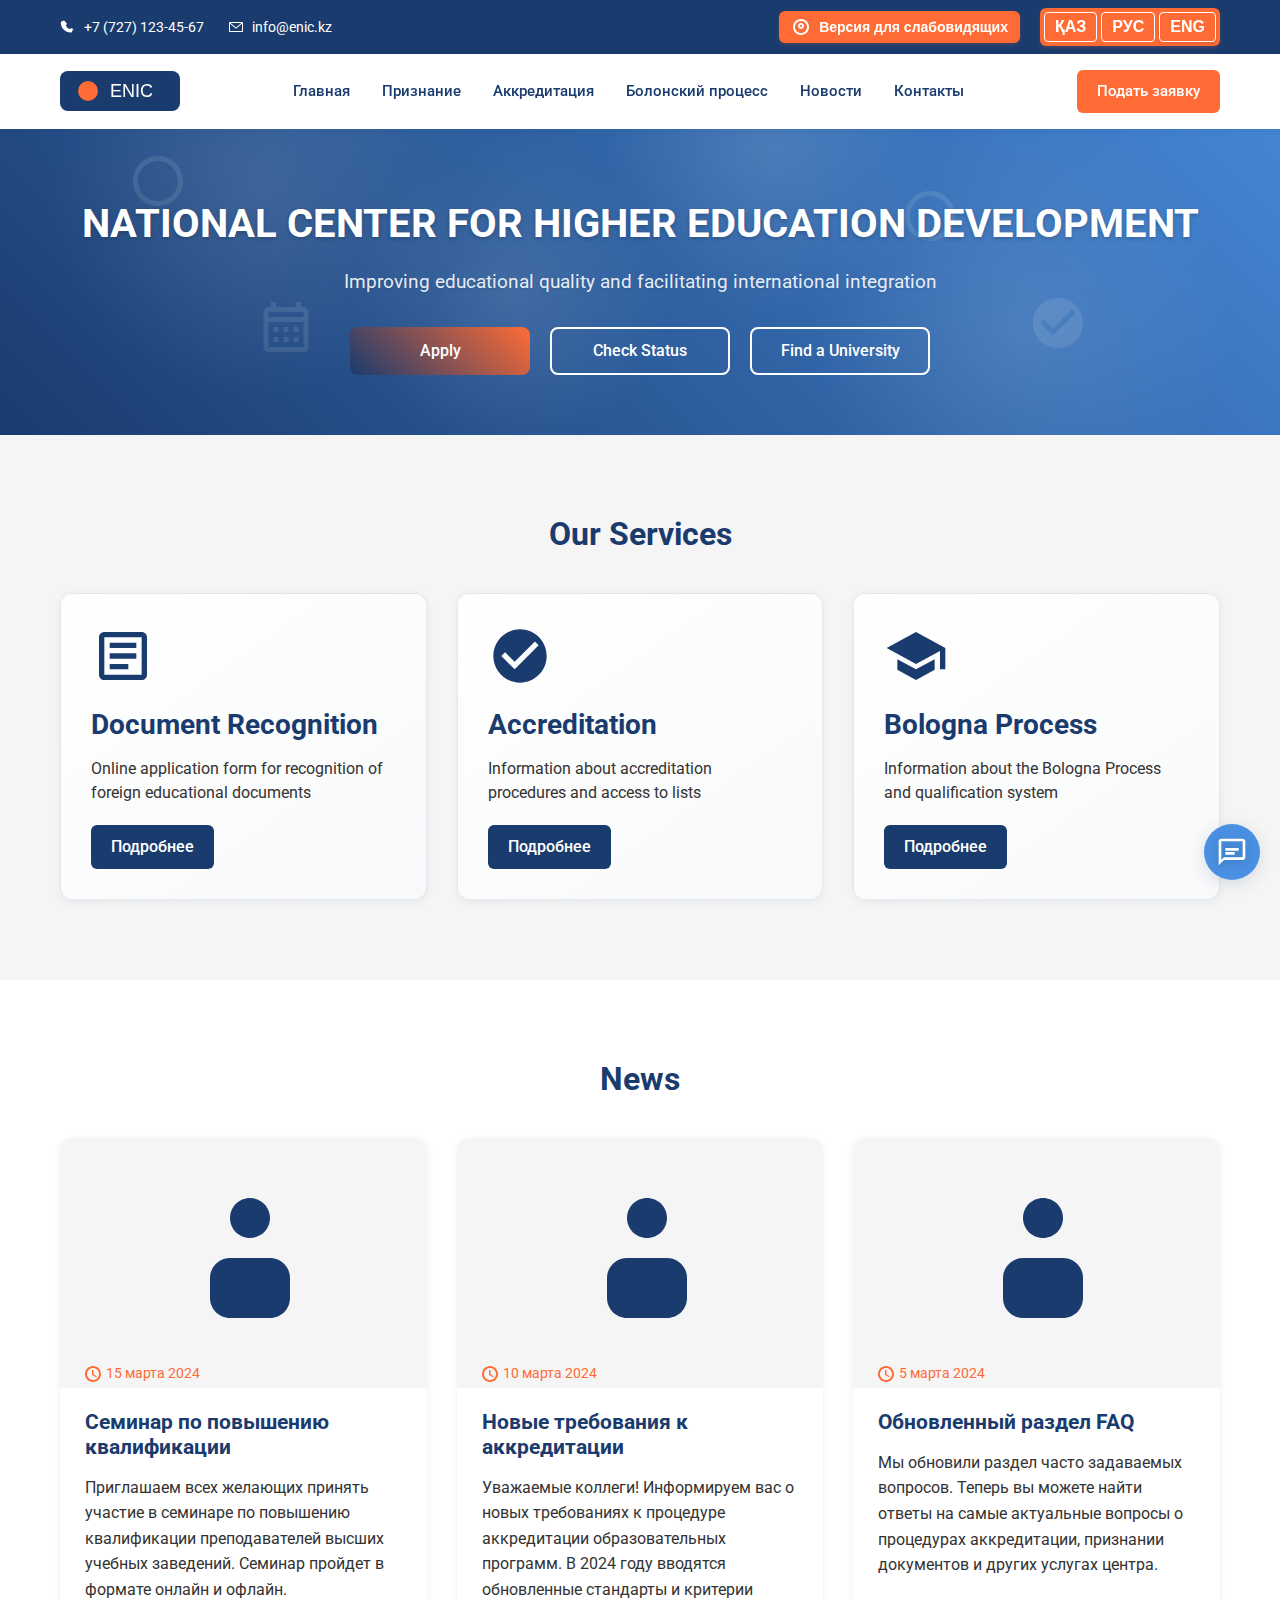
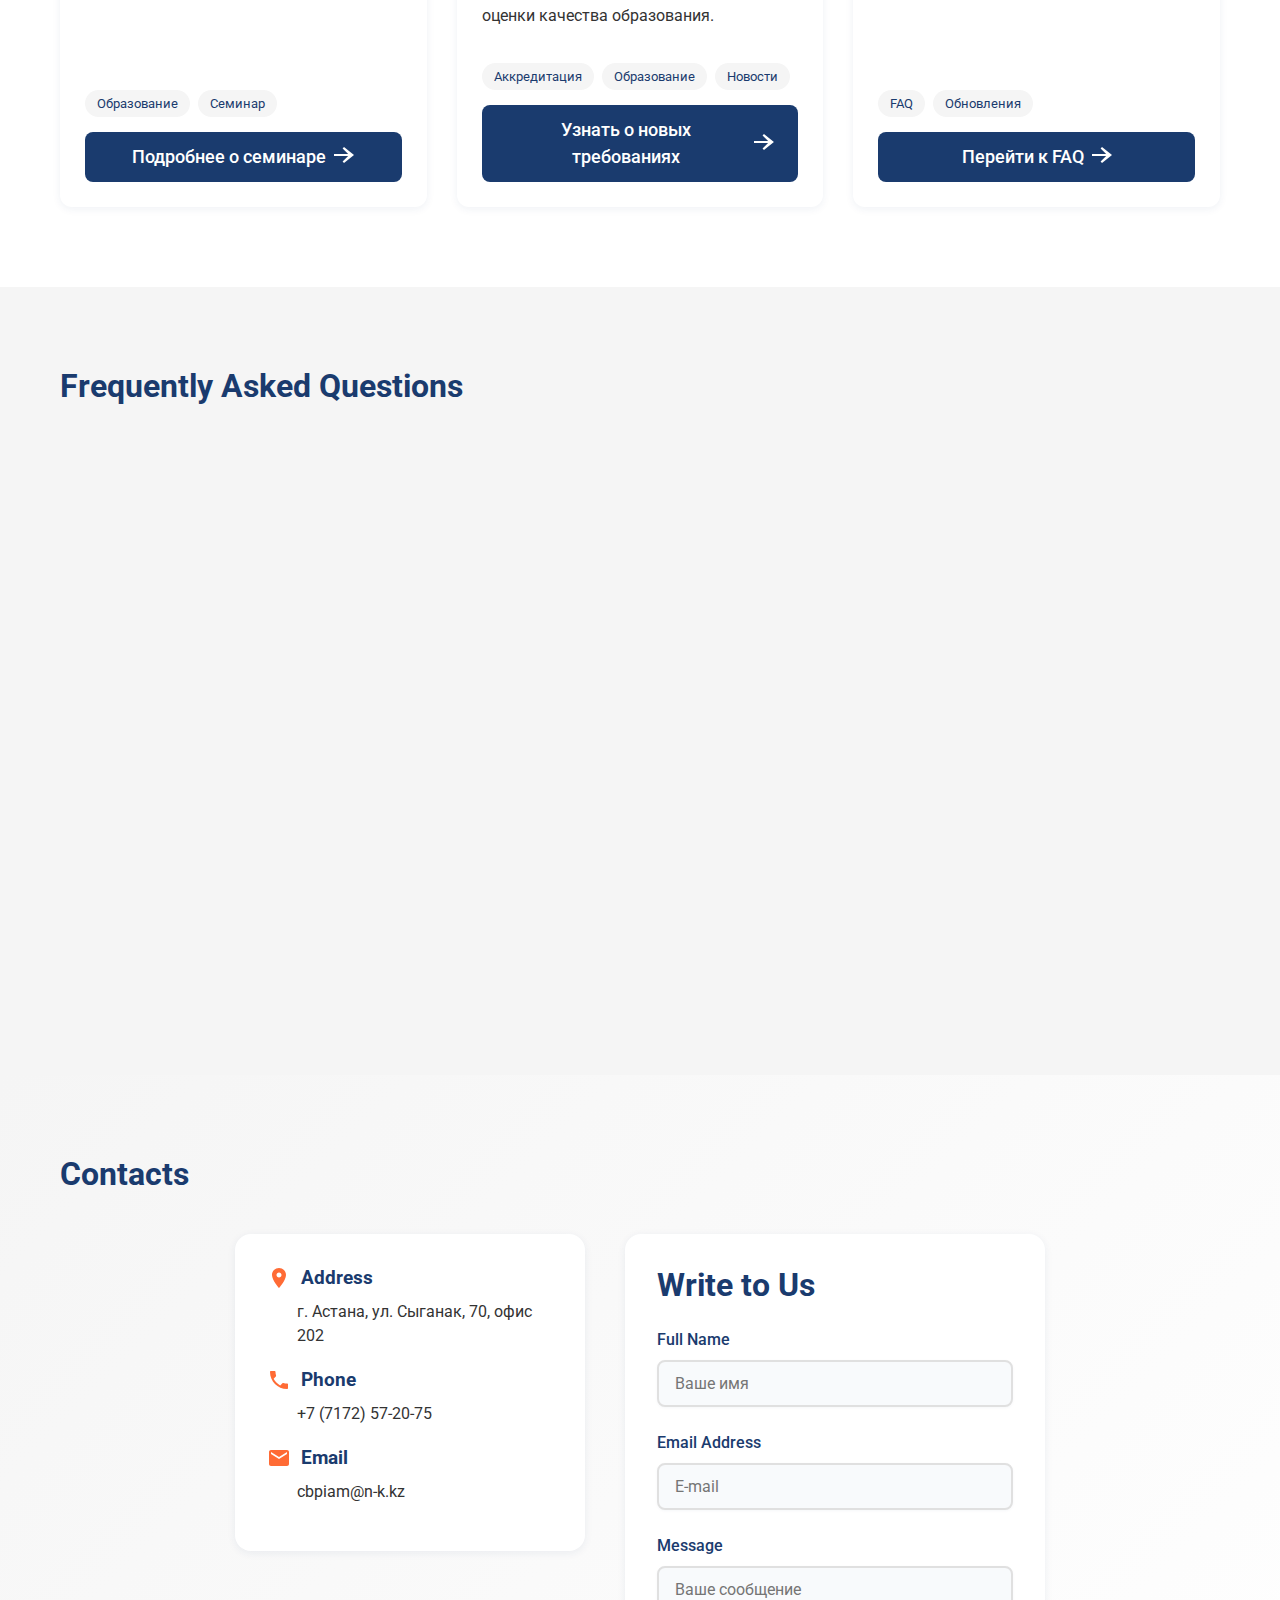
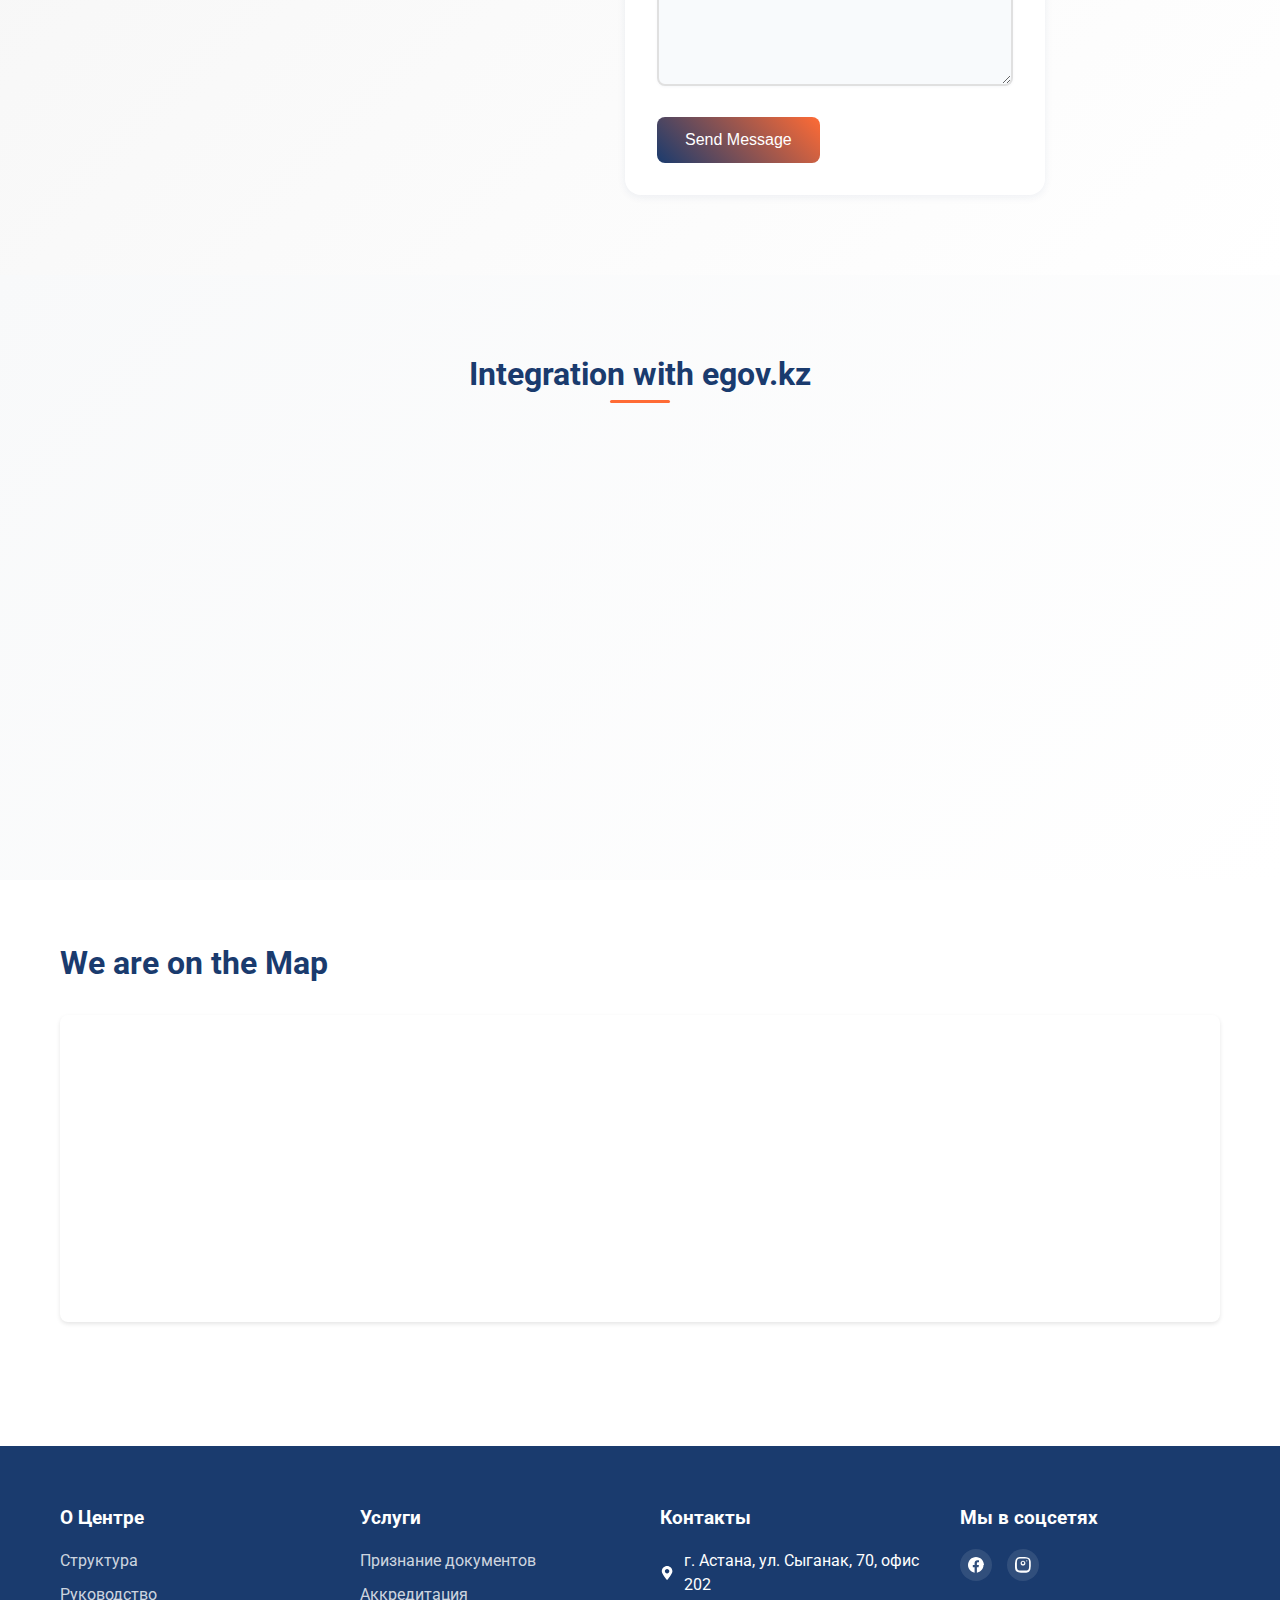
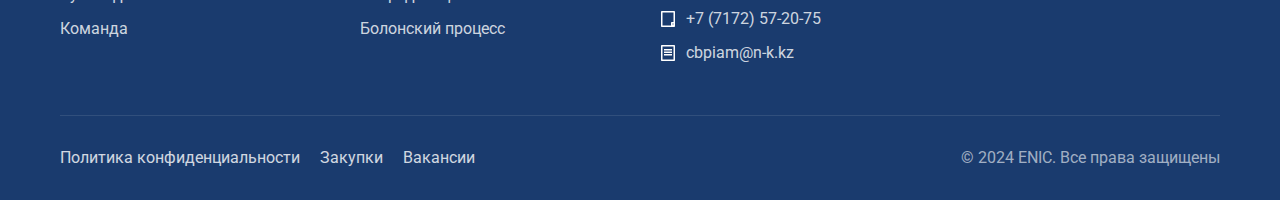
<file: index.html>
<!DOCTYPE html>
<html lang="kk">
<head>
    <meta charset="UTF-8">
    <meta name="viewport" content="width=device-width, initial-scale=1.0">
    <title data-translate="page_title">ENIC - Ұлттық орталық</title>
    <link rel="stylesheet" href="css/style.css">
    <link rel="stylesheet" href="css/form-styles.css">
    <link rel="stylesheet" href="css/animations.css">
    <link rel="stylesheet" href="css/mobile.css">
    <link rel="stylesheet" href="css/header.css">
    <link rel="stylesheet" href="css/mobile-nav.css">
    <link rel="stylesheet" href="css/chat.css">

    <link href="https://fonts.googleapis.com/css?family=Roboto:400,500,700&display=swap" rel="stylesheet">
    <style>
:root {
    --color-primary: #1A3B6E;
    --color-secondary: #FF6B35;
    --color-accent: #4A90E2;
    --color-background: #FFFFFF;
    --color-background-light: #F5F5F5;
    --color-text: #333333;
    --color-gray: #F5F5F5;
    --container-width: 1200px;
    --container-padding: 20px;
    --font-size-base: 16px;
    --line-height-base: 1.5;
    --transition-base: all 0.3s ease;
    --shadow-base: 0 2px 8px rgba(26,59,110,0.07);
    --shadow-hover: 0 4px 12px rgba(26,59,110,0.12);
}

* {
    margin: 0;
    padding: 0;
    box-sizing: border-box;
}

body {
    font-family: 'Roboto', Arial, sans-serif;
    font-size: var(--font-size-base);
    line-height: var(--line-height-base);
    color: var(--color-text);
    background: var(--color-background);
}

.container {
    max-width: var(--container-width);
    margin: 0 auto;
    padding: 0 var(--container-padding);
}

/* Баннер */
.hero {
    background-color: var(--color-primary);
    color: #fff;
    padding: 120px 0 60px;
    text-align: center;
    position: relative;
    overflow: hidden;
}

.hero::before {
    content: '';
    position: absolute;
    top: 0;
    left: 0;
    right: 0;
    bottom: 0;
    background: linear-gradient(45deg, rgba(26,59,110,0.9), rgba(74,144,226,0.9));
    z-index: 1;
}

/* Добавляем плавающие элементы */
.hero::after {
    content: '';
    position: absolute;
    top: 0;
    left: 0;
    right: 0;
    bottom: 0;
    background-image: 
        radial-gradient(circle at 20% 30%, rgba(255,255,255,0.1) 0%, transparent 20%),
        radial-gradient(circle at 80% 70%, rgba(255,255,255,0.1) 0%, transparent 20%),
        radial-gradient(circle at 40% 60%, rgba(255,255,255,0.1) 0%, transparent 20%),
        radial-gradient(circle at 60% 20%, rgba(255,255,255,0.1) 0%, transparent 20%);
    animation: floatBackground 15s ease-in-out infinite;
    z-index: 1;
}

.hero .container {
    position: relative;
    z-index: 2;
}

.hero h1 {
    font-size: 2.5rem;
    margin-bottom: 20px;
    font-weight: 700;
    color: #fff;
    text-shadow: 0 2px 4px rgba(0,0,0,0.2);
}

.hero p {
    font-size: 1.2rem;
    margin-bottom: 30px;
    color: rgba(255,255,255,0.9);
    max-width: 800px;
    margin-left: auto;
    margin-right: auto;
    text-shadow: 0 1px 2px rgba(0,0,0,0.1);
}

.hero__buttons {
    display: flex;
    gap: 20px;
    justify-content: center;
    flex-wrap: wrap;
    align-items: stretch;
}

.hero__buttons .btn {
    min-width: 180px;
    height: 48px;
    text-align: center;
    display: inline-flex;
    align-items: center;
    justify-content: center;
    padding: 0 24px;
    margin: 0;
}

.hero__buttons .btn-primary {
    background-color: var(--color-secondary);
    color: #fff;
    border: none;
}

.hero__buttons .btn-outline {
    border: 2px solid #fff;
    color: #fff;
    background: transparent;
}

@keyframes floatBackground {
    0% {
        background-position: 0% 0%;
    }
    50% {
        background-position: 100% 100%;
    }
    100% {
        background-position: 0% 0%;
    }
}

/* Добавляем плавающие иконки */
.floating-icon {
    position: absolute;
    z-index: 1;
    opacity: 0.1;
    animation: floatIcon 10s ease-in-out infinite;
}

.floating-icon:nth-child(1) {
    top: 20%;
    left: 10%;
    animation-delay: 0s;
}

.floating-icon:nth-child(2) {
    top: 60%;
    right: 15%;
    animation-delay: -2s;
}

.floating-icon:nth-child(3) {
    bottom: 20%;
    left: 20%;
    animation-delay: -4s;
}

.floating-icon:nth-child(4) {
    top: 30%;
    right: 25%;
    animation-delay: -6s;
}

@keyframes floatIcon {
    0% {
        transform: translate(0, 0) rotate(0deg);
    }
    50% {
        transform: translate(20px, 20px) rotate(180deg);
    }
    100% {
        transform: translate(0, 0) rotate(360deg);
    }
}

/* Улучшенные стили для кнопок */
.btn {
    display: inline-block;
    padding: 12px 24px;
    border-radius: 8px;
    text-decoration: none;
    font-weight: 500;
    transition: var(--transition-base);
    font-size: 1rem;
    position: relative;
    overflow: hidden;
    background: var(--color-primary);
    color: #fff;
    border: none;
}

.btn::after {
    content: '';
    position: absolute;
    top: 50%;
    left: 50%;
    width: 0;
    height: 0;
    background: rgba(255,255,255,0.2);
    border-radius: 50%;
    transform: translate(-50%, -50%);
    transition: width 0.6s ease, height 0.6s ease;
}

.btn:hover::after {
    width: 300px;
    height: 300px;
}

.btn:hover {
    background: var(--color-secondary);
    transform: translateY(-2px);
    box-shadow: var(--shadow-hover);
}

.btn-outline {
    background: transparent;
    border: 2px solid var(--color-primary);
    color: var(--color-primary);
}

.btn-outline:hover {
    background: var(--color-primary);
    color: #fff;
}

/* Сервисы */
.services {
    padding: 80px 0;
    background: var(--color-background-light);
}

.services__grid {
    display: grid;
    grid-template-columns: repeat(auto-fit, minmax(280px, 1fr));
    gap: 30px;
    margin-top: 40px;
}

/* Улучшенные стили для карточек сервисов */
.service-card {
    background: #fff;
    border-radius: 12px;
    padding: 30px;
    box-shadow: var(--shadow-base);
    transition: all 0.4s cubic-bezier(0.4, 0, 0.2, 1);
    position: relative;
    overflow: hidden;
    display: flex;
    flex-direction: column;
    height: 100%;
    border: 1px solid rgba(26, 59, 110, 0.1);
    background: linear-gradient(145deg, #ffffff, #f8f9fa);
}

.service-card::before {
    content: '';
    position: absolute;
    top: 0;
    left: 0;
    width: 100%;
    height: 100%;
    background: linear-gradient(45deg, var(--color-primary), var(--color-secondary));
    opacity: 0;
    transition: opacity 0.4s ease;
    z-index: 0;
}

.service-card:hover::before {
    opacity: 0.05;
}

.service-card:hover {
    transform: translateY(-10px) scale(1.02);
    box-shadow: 0 20px 40px rgba(26, 59, 110, 0.15);
}

.service-icon {
    width: 64px;
    height: 64px;
    margin-bottom: 20px;
    color: var(--color-primary);
    transition: all 0.4s ease;
}

.service-card:hover .service-icon {
    transform: scale(1.1) rotate(5deg);
    color: var(--color-secondary);
}

.service-card h3 {
    position: relative;
    z-index: 1;
    transition: all 0.3s ease;
    color: var(--color-primary);
    margin-bottom: 15px;
}

.service-card:hover h3 {
    color: var(--color-secondary);
}

.service-card p {
    position: relative;
    z-index: 1;
    transition: all 0.3s ease;
    margin-bottom: 20px;
    flex-grow: 1;
}

.service-card .btn {
    position: relative;
    z-index: 1;
    transition: all 0.3s ease;
    background: var(--color-primary);
    color: #fff;
    border: none;
    padding: 10px 20px;
    border-radius: 6px;
    text-decoration: none;
    display: inline-block;
    margin-top: auto;
    align-self: flex-start;
}

.service-card:hover .btn {
    background: var(--color-secondary);
    transform: translateY(-2px);
    box-shadow: var(--shadow-hover);
}

@keyframes fadeInUp {
    from {
        opacity: 0;
        transform: translateY(30px);
    }
    to {
        opacity: 1;
        transform: translateY(0);
    }
}

.service-card {
    animation: fadeInUp 0.6s ease-out forwards;
    opacity: 0;
}

.service-card:nth-child(1) { animation-delay: 0.2s; }
.service-card:nth-child(2) { animation-delay: 0.4s; }
.service-card:nth-child(3) { animation-delay: 0.6s; }

/* Новости */
.news {
    padding: 80px 0;
}

.news__grid {
    display: grid;
    grid-template-columns: repeat(auto-fit, minmax(300px, 1fr));
    gap: 30px;
    margin-top: 40px;
}

/* Улучшенные стили для карточек новостей */
.news-card {
    background: #fff;
    border-radius: 12px;
    overflow: hidden;
    box-shadow: var(--shadow-base);
    transition: all 0.4s cubic-bezier(0.4, 0, 0.2, 1);
    position: relative;
    display: flex;
    flex-direction: column;
}

.news-card:hover {
    transform: translateY(-8px) scale(1.02);
    box-shadow: var(--shadow-hover);
}

.news-card__image {
    width: 100%;
    height: 200px;
    object-fit: cover;
    transition: transform 0.4s ease;
}

.news-card:hover .news-card__image {
    transform: scale(1.05);
}

.news-card__content {
    padding: 25px;
    position: relative;
    display: flex;
    flex-direction: column;
    flex-grow: 1;
}

.news-card__date {
    color: var(--color-secondary);
    font-size: 0.9rem;
    margin-bottom: 10px;
    display: flex;
    align-items: center;
    gap: 5px;
}

.news-card__tags {
    display: flex;
    gap: 8px;
    margin: 15px 0;
    flex-wrap: wrap;
}

.news-card__tag {
    background: var(--color-background-light);
    color: var(--color-primary);
    padding: 4px 12px;
    border-radius: 20px;
    font-size: 0.8rem;
    transition: all 0.3s ease;
}

.news-card__tag:hover {
    background: var(--color-primary);
    color: #fff;
}

.news-card__content h3 {
    color: var(--color-primary);
    margin: 15px 0 15px;
    font-size: 1.3rem;
    transition: var(--transition-base);
}

.news-card__read-more {
    color: #fff;
    text-decoration: none;
    font-weight: 500;
    display: inline-flex;
    align-items: center;
    justify-content: center;
    gap: 8px;
    transition: all 0.3s ease;
    background: var(--color-primary);
    padding: 12px 24px;
    border-radius: 8px;
    margin-top: auto;
    width: 100%;
    text-align: center;
    font-size: 1.1rem;
}

.news-card__read-more:hover {
    background: var(--color-secondary);
    transform: translateY(-2px);
    box-shadow: var(--shadow-hover);
}

.news-card__read-more svg {
    transition: transform 0.3s ease;
}

.news-card__read-more:hover svg {
    transform: translateX(5px);
}

.news-card__content p {
    color: var(--color-text);
    line-height: 1.6;
    margin-bottom: 20px;
    flex-grow: 1;
}

@keyframes slideIn {
    from {
        opacity: 0;
        transform: translateX(-20px);
    }
    to {
        opacity: 1;
        transform: translateX(0);
    }
}

.news-card {
    animation: slideIn 0.5s ease-out forwards;
}

.news-card:nth-child(2) {
    animation-delay: 0.2s;
}

.news-card:nth-child(3) {
    animation-delay: 0.4s;
}

/* FAQ */
.faq {
    padding: 80px 0;
    background: var(--color-background-light);
    position: relative;
    overflow: hidden;
}

.faq::before {
    content: '';
    position: absolute;
    top: 0;
    left: 0;
    right: 0;
    height: 4px;
}

.faq-list {
    max-width: 800px;
    margin: 40px auto 0;
    position: relative;
}

.faq-item {
    background: #fff;
    border-radius: 12px;
    padding: 25px;
    margin-bottom: 20px;
    box-shadow: var(--shadow-base);
    transition: all 0.3s cubic-bezier(0.4, 0, 0.2, 1);
    cursor: pointer;
    position: relative;
    overflow: hidden;
    transform-origin: center;
    animation: slideInRight 0.5s ease-out forwards;
    opacity: 0;
}

.faq-item:nth-child(1) { animation-delay: 0.1s; }
.faq-item:nth-child(2) { animation-delay: 0.2s; }
.faq-item:nth-child(3) { animation-delay: 0.3s; }

.faq-item::before {
    content: '';
    position: absolute;
    left: 0;
    top: 0;
    height: 100%;
    width: 4px;
    background: var(--color-primary);
    transform: scaleY(0);
    transition: transform 0.3s ease;
}

.faq-item:hover {
    transform: translateX(10px) scale(1.02);
    box-shadow: var(--shadow-hover);
}

.faq-item:hover::before {
    transform: scaleY(1);
}

.faq-item h4 {
    color: var(--color-primary);
    margin-bottom: 15px;
    font-size: 1.2rem;
    display: flex;
    align-items: center;
    gap: 10px;
    transition: color 0.3s ease;
}

.faq-item h4::before {
    content: 'Q:';
    color: var(--color-secondary);
    font-weight: bold;
    font-size: 1.1rem;
}

.faq-item p {
    color: var(--color-text);
    line-height: 1.6;
    margin-left: 25px;
    position: relative;
    transition: all 0.3s ease;
}

.faq-item p::before {
    content: 'A:';
    position: absolute;
    left: -25px;
    color: var(--color-secondary);
    font-weight: bold;
}

.faq-item:hover h4 {
    color: var(--color-secondary);
}

.faq-more {
    text-align: center;
    margin-top: 40px;
    animation: fadeIn 0.5s ease-out forwards;
    animation-delay: 0.5s;
    opacity: 0;
}

.faq-more a {
    display: inline-flex;
    align-items: center;
    gap: 10px;
    color: var(--color-primary);
    text-decoration: none;
    font-weight: 500;
    padding: 12px 24px;
    border: 2px solid var(--color-primary);
    border-radius: 8px;
    transition: all 0.3s ease;
}

.faq-more a:hover {
    background: var(--color-primary);
    color: #fff;
    transform: translateY(-2px);
    box-shadow: var(--shadow-hover);
}

.faq-more a svg {
    transition: transform 0.3s ease;
}

.faq-more a:hover svg {
    transform: translateX(5px);
}

@keyframes slideInRight {
    from {
        opacity: 0;
        transform: translateX(-30px);
    }
    to {
        opacity: 1;
        transform: translateX(0);
    }
}

@keyframes fadeIn {
    from {
        opacity: 0;
        transform: translateY(20px);
    }
    to {
        opacity: 1;
        transform: translateY(0);
    }
}

/* Контакты */
.contacts {
    padding: 80px 0;
    background: linear-gradient(135deg, var(--color-background-light) 0%, #fff 100%);
    position: relative;
    overflow: hidden;
}

.contacts::before {
    content: '';
    position: absolute;
    top: 0;
    left: 0;
    right: 0;
    height: 4px;

}

.contact-flex {
    display: flex;
    gap: 40px;
    align-items: flex-start;
    justify-content: center;
    margin-top: 40px;
    flex-wrap: wrap;
    animation: fadeInUp 0.6s ease-out forwards;
}

.contact-details {
    flex: 1 1 300px;
    background: #fff;
    border-radius: 16px;
    box-shadow: var(--shadow-base);
    padding: 32px;
    min-width: 260px;
    max-width: 350px;
    position: relative;
    overflow: hidden;
    transition: all 0.3s ease;
}

.contact-details::before {
    content: '';
    position: absolute;
    top: 0;
    left: 0;
    width: 100%;
    height: 4px;
    background: linear-gradient(90deg, var(--color-primary), var(--color-secondary));
    transform: scaleX(0);
    transition: transform 0.3s ease;
}

.contact-details:hover {
    transform: translateY(-5px);
    box-shadow: var(--shadow-hover);
}

.contact-details:hover::before {
    transform: scaleX(1);
}

.contact-details h3 {
    color: var(--color-primary);
    margin: 20px 0 10px;
    display: flex;
    align-items: center;
    gap: 10px;
    font-size: 1.2rem;
}

.contact-details h3:first-child {
    margin-top: 0;
}

.contact-details h3 svg {
    color: var(--color-secondary);
    transition: transform 0.3s ease;
}

.contact-details:hover h3 svg {
    transform: scale(1.1);
}

.contact-details p {
    color: var(--color-text);
    margin-bottom: 15px;
    padding-left: 30px;
    position: relative;
    transition: all 0.3s ease;
}

.contact-details p:hover {
    color: var(--color-primary);
    transform: translateX(5px);
}

.contact-form {
    flex: 1 1 350px;
    background: #fff;
    border-radius: 16px;
    box-shadow: var(--shadow-base);
    padding: 32px;
    min-width: 300px;
    max-width: 420px;
    position: relative;
    overflow: visible;
    transition: all 0.3s ease;
}

.contact-form::before {
    content: '';
    position: absolute;
    top: 0;
    left: 0;
    width: 100%;
    height: 4px;
    background: linear-gradient(90deg, var(--color-secondary), var(--color-primary));
    transform: scaleX(0);
    transition: transform 0.3s ease;
}

.contact-form:hover {
    transform: translateY(-5px);
    box-shadow: var(--shadow-hover);
}

.contact-form:hover::before {
    transform: scaleX(1);
}

.form-group {
    margin-bottom: 20px;
    position: relative;
}

.form-group label {
    display: block;
    margin-bottom: 8px;
    color: var(--color-primary);
    font-weight: 500;
    transition: all 0.3s ease;
}

.form-group input,
.form-group textarea {
    width: 100%;
    padding: 12px 16px;
    border: 2px solid #e0e0e0;
    border-radius: 8px;
    background: #f8fafc;
    transition: all 0.3s ease;
    font-size: 1rem;
}

.form-group input:focus,
.form-group textarea:focus {
    border-color: var(--color-secondary);
    background: #fff;
    outline: none;
    box-shadow: 0 0 0 4px rgba(255, 107, 53, 0.1);
    transform: translateY(-2px);
}

.form-group textarea {
    min-height: 120px;
    resize: vertical;
}

.btn-primary {
    background: linear-gradient(45deg, var(--color-primary), var(--color-secondary));
    color: #fff;
    border: none;
    padding: 14px 28px;
    border-radius: 8px;
    font-weight: 500;
    cursor: pointer;
    transition: all 0.3s ease;
    position: relative;
    overflow: hidden;
}

.btn-primary::before {
    content: '';
    position: absolute;
    top: 0;
    left: -100%;
    width: 100%;
    height: 100%;
    background: linear-gradient(90deg, transparent, rgba(255,255,255,0.2), transparent);
    transition: 0.5s;
}

.btn-primary:hover {
    transform: translateY(-2px);
    box-shadow: var(--shadow-hover);
}

.btn-primary:hover::before {
    left: 100%;
}

@keyframes fadeInUp {
    from {
        opacity: 0;
        transform: translateY(30px);
    }
    to {
        opacity: 1;
        transform: translateY(0);
    }
}

@keyframes pulse {
    0% {
        transform: scale(1);
    }
    50% {
        transform: scale(1.05);
    }
    100% {
        transform: scale(1);
    }
}

.contact-details h3 svg {
    animation: pulse 2s infinite;
}

/* Версия для слабовидящих */
.visually-impaired {
    position: fixed;
    bottom: 20px;
    right: 20px;
    z-index: 1000;
}

.visually-impaired button {
    background: var(--color-primary);
    color: #fff;
    border: none;
    padding: 10px 20px;
    border-radius: 4px;
    cursor: pointer;
    transition: all 0.3s;
}

.visually-impaired button:hover {
    background: var(--color-secondary);
}

/* Адаптивность */
@media (max-width: 768px) {
    .contacts {
        padding: 40px 0;
    }
    
    .contact-flex {
        flex-direction: column;
        align-items: stretch;
        gap: 30px;
    }
    
    .contact-details,
    .contact-form {
        max-width: 100%;
        min-width: auto;
        padding: 24px;
    }
    
    .form-group {
        margin-bottom: 16px;
    }
    
    .form-group input,
    .form-group textarea {
        padding: 10px 14px;
        font-size: 16px; /* Предотвращает масштабирование на iOS */
    }
    
    .form-group textarea {
        min-height: 100px;
    }
    
    .btn-primary {
        width: 100%;
        padding: 12px 24px;
        font-size: 16px;
    }
}

/* Анимации */
@keyframes fadeIn {
    from { opacity: 0; transform: translateY(20px); }
    to { opacity: 1; transform: translateY(0); }
}

.animate-fade-in {
    animation: fadeIn 0.5s ease-out forwards;
}

#egov-integration {
    padding: 80px 0;
    background: linear-gradient(135deg, #f8f9fa 0%, #fff 100%);
    position: relative;
    overflow: hidden;
}

.egov-container {
    max-width: var(--container-width);
    margin: 0 auto;
    padding: 0 var(--container-padding);
    display: flex;
    flex-direction: column;
    align-items: center;
    animation: fadeIn 0.6s ease-out forwards;
}

.egov-title {
    color: var(--color-primary);
    font-size: 2rem;
    margin-bottom: 30px;
    text-align: center;
    position: relative;
    width: 100%;
}

.egov-title::after {
    content: '';
    position: absolute;
    bottom: -10px;
    left: 50%;
    transform: translateX(-50%);
    width: 60px;
    height: 3px;
    background: var(--color-secondary);
    border-radius: 2px;
}

.egov-grid {
    display: grid;
    grid-template-columns: repeat(auto-fit, minmax(280px, 1fr));
    gap: 30px;
    width: 100%;
    margin-top: 40px;
}

.egov-card {
    background: #fff;
    border-radius: 16px;
    padding: 30px;
    box-shadow: var(--shadow-base);
    transition: all 0.3s cubic-bezier(0.4, 0, 0.2, 1);
    position: relative;
    overflow: hidden;
    display: flex;
    flex-direction: column;
    align-items: center;
    text-align: center;
    animation: slideUp 0.5s ease-out forwards;
    opacity: 0;
}

.egov-card:nth-child(1) { animation-delay: 0.2s; }
.egov-card:nth-child(2) { animation-delay: 0.3s; }
.egov-card:nth-child(3) { animation-delay: 0.4s; }

.egov-card:hover {
    transform: translateY(-8px);
    box-shadow: var(--shadow-hover);
}

.egov-card h3 {
    color: var(--color-primary);
    font-size: 1.3rem;
    margin-bottom: 15px;
    transition: color 0.3s ease;
}

.egov-card p {
    color: var(--color-text);
    line-height: 1.6;
    margin-bottom: 20px;
    text-align: center;
}

.egov-icon {
    width: 80px;
    height: 80px;
    margin-bottom: 20px;
    transition: transform 0.3s ease;
    color: var(--color-primary);
    display: flex;
    align-items: center;
    justify-content: center;
}

.egov-icon svg {
    width: 100%;
    height: 100%;
    fill: currentColor;
}

.egov-card:hover .egov-icon {
    transform: scale(1.1) rotate(5deg);
    color: var(--color-secondary);
}

.egov-link {
    color: #fff;
    text-decoration: none;
    font-weight: 500;
    display: inline-flex;
    align-items: center;
    gap: 8px;
    transition: all 0.3s ease;
    padding: 8px 16px;
    border-radius: 20px;
    background: var(--color-primary);
}

.egov-link:hover {
    background: var(--color-secondary);
    color: #fff;
    transform: translateX(5px);
}

.egov-link svg {
    transition: transform 0.3s ease;
    width: 20px;
    height: 20px;
    fill: currentColor;
}

.egov-link:hover svg {
    transform: translateX(5px);
}

@keyframes slideUp {
    from {
        opacity: 0;
        transform: translateY(30px);
    }
    to {
        opacity: 1;
        transform: translateY(0);
    }
}

@keyframes float {
    0% {
        transform: translateY(0);
    }
    50% {
        transform: translateY(-10px);
    }
    100% {
        transform: translateY(0);
    }
}

.egov-icon {
    animation: float 3s ease-in-out infinite;
}

/* Стили для онлайн-консультанта */
#chat-widget {
    position: fixed;
    bottom: 20px;
    right: 20px;
    z-index: 1000;
}

.chat-window {
    background: #F0F4FF;
    border-radius: 18px;
    box-shadow: 0 8px 32px rgba(26,59,110,0.18);
    border-left: 5px solid #FF6B35;
    color: #1A3B6E;
    padding: 0;
}

.chat-header {
    background: #4A90E2;
    color: #fff;
    border-radius: 18px 18px 0 0;
    padding: 16px 20px;
}

.chat-close {
    background: none;
    border: none;
    color: #fff;
    font-size: 1.5rem;
    cursor: pointer;
}

.chat-button {
    background: #4A90E2;
    border: none;
    border-radius: 50%;
    box-shadow: 0 4px 16px rgba(26,59,110,0.15);
    width: 56px;
    height: 56px;
    display: flex;
    align-items: center;
    justify-content: center;
    color: #fff;
    transition: background 0.3s, box-shadow 0.3s;
}

.chat-button:hover {
    background: #FF6B35;
    box-shadow: 0 8px 24px rgba(26,59,110,0.22);
}

.chat-messages {
    flex-grow: 1;
    padding: 20px;
    overflow-y: auto;
}

.chat-input {
    padding: 15px;
    border-top: 1px solid #eee;
    display: flex;
    gap: 10px;
}

.chat-input input {
    flex-grow: 1;
    padding: 10px;
    border: 1px solid #ddd;
    border-radius: 20px;
    outline: none;
}

.chat-input button {
    background: var(--color-primary);
    color: #fff;
    border: none;
    padding: 10px 20px;
    border-radius: 20px;
    cursor: pointer;
    transition: all 0.3s ease;
}

.chat-input button:hover {
    background: var(--color-secondary);
}
    </style>
</head>
<body>
 

    <main>
        <!-- Баннер -->
        <section class="hero">
            <!-- Плавающие иконки -->
            <div class="floating-icon">
                <svg width="60" height="60" viewBox="0 0 24 24" fill="none" xmlns="http://www.w3.org/2000/svg">
                    <path d="M12 2C6.48 2 2 6.48 2 12C2 17.52 6.48 22 12 22C17.52 22 22 17.52 22 12C22 6.48 17.52 2 12 2ZM12 20C7.59 20 4 16.41 4 12C4 7.59 7.59 4 12 4C16.41 4 20 7.59 20 12C20 16.41 16.41 20 12 20Z" fill="currentColor"/>
                </svg>
            </div>
            <div class="floating-icon">
                <svg width="60" height="60" viewBox="0 0 24 24" fill="none" xmlns="http://www.w3.org/2000/svg">
                    <path d="M12 2C6.48 2 2 6.48 2 12C2 17.52 6.48 22 12 22C17.52 22 22 17.52 22 12C22 6.48 17.52 2 12 2ZM10 17L5 12L6.41 10.59L10 14.17L17.59 6.58L19 8L10 17Z" fill="currentColor"/>
                </svg>
            </div>
            <div class="floating-icon">
                <svg width="60" height="60" viewBox="0 0 24 24" fill="none" xmlns="http://www.w3.org/2000/svg">
                    <path d="M19 4H18V2H16V4H8V2H6V4H5C3.89 4 3.01 4.9 3.01 6L3 20C3 21.1 3.89 22 5 22H19C20.1 22 21 21.1 21 20V6C21 4.9 20.1 4 19 4ZM19 20H5V10H19V20ZM19 8H5V6H19V8ZM9 14H7V12H9V14ZM13 14H11V12H13V14ZM17 14H15V12H17V14ZM9 18H7V16H9V18ZM13 18H11V16H13V18ZM17 18H15V16H17V18Z" fill="currentColor"/>
                </svg>
            </div>
            <div class="floating-icon">
                <svg width="60" height="60" viewBox="0 0 24 24" fill="none" xmlns="http://www.w3.org/2000/svg">
                    <path d="M12 2C6.48 2 2 6.48 2 12C2 17.52 6.48 22 12 22C17.52 22 22 17.52 22 12C22 6.48 17.52 2 12 2ZM12 20C7.59 20 4 16.41 4 12C4 7.59 7.59 4 12 4C16.41 4 20 7.59 20 12C20 16.41 16.41 20 12 20Z" fill="currentColor"/>
                </svg>
            </div>
            <div class="container">
                <h1 class="animate-fade-in" data-translate="main_title">ЖОҒАРЫ БІЛІМ БЕРУДІ ДАМЫТУ ҰЛТТЫҚ ОРТАЛЫҒЫ</h1>
                <p class="animate-fade-in" data-translate="main_subtitle">Білім беру сапасын арттыру және халықаралық интеграцияға жәрдемдесу</p>
                <div class="hero__buttons">
                    <a href="recognition.html" class="btn btn-primary hover-lift" data-translate="apply">Подать заявку</a>
                    <a href="#status" class="btn btn-outline hover-lift" data-translate="check_status">Проверить статус</a>
                    <a href="#search" class="btn btn-outline hover-lift" data-translate="find_university">Поиск вуза</a>
                </div>
            </div>
        </section>
   <!-- Подключаем шапку -->
    <div id="header"></div>
        <!-- Сервисы -->
        <section class="services">
            <div class="container">
                <h2 class="animate-fade-in" data-translate="services_title">Наши сервисы</h2>
                <div class="services__grid">
                    <div class="service-card card-hover animate-fade-in">
                        <div class="service-icon">
                            <svg viewBox="0 0 24 24" fill="none" xmlns="http://www.w3.org/2000/svg">
                                <path d="M19 3H5C3.9 3 3 3.9 3 5V19C3 20.1 3.9 21 5 21H19C20.1 21 21 20.1 21 19V5C21 3.9 20.1 3 19 3ZM19 19H5V5H19V19Z" fill="currentColor"/>
                                <path d="M7 7H17V9H7V7ZM7 11H17V13H7V11ZM7 15H14V17H7V15Z" fill="currentColor"/>
                            </svg>
                        </div>
                        <h3 data-translate="recognition">Признание документов</h3>
                        <p data-translate="recognition_desc">Онлайн-форма подачи заявки на признание зарубежных документов об образовании</p>
                        <a href="recognition.html" class="btn btn-outline hover-lift" data-translate="learn_more">Подробнее</a>
                    </div>
                    <div class="service-card card-hover animate-fade-in">
                        <div class="service-icon">
                            <svg viewBox="0 0 24 24" fill="none" xmlns="http://www.w3.org/2000/svg">
                                <path d="M12 2C6.48 2 2 6.48 2 12C2 17.52 6.48 22 12 22C17.52 22 22 17.52 22 12C22 6.48 17.52 2 12 2ZM10 17L5 12L6.41 10.59L10 14.17L17.59 6.58L19 8L10 17Z" fill="currentColor"/>
                            </svg>
                        </div>
                        <h3 data-translate="accreditation">Аккредитация</h3>
                        <p data-translate="accreditation_desc">Информация о процедурах аккредитации и доступ к реестрам</p>
                        <a href="accreditation.html" class="btn btn-outline hover-lift" data-translate="learn_more">Подробнее</a>
                    </div>
                    <div class="service-card card-hover animate-fade-in">
                        <div class="service-icon">
                            <svg viewBox="0 0 24 24" fill="none" xmlns="http://www.w3.org/2000/svg">
                                <path d="M12 3L1 9L12 15L21 10.09V17H23V9M5 13.18V17.18L12 21L19 17.18V13.18L12 17L5 13.18Z" fill="currentColor"/>
                            </svg>
                        </div>
                        <h3 data-translate="bologna">Болонский процесс</h3>
                        <p data-translate="bologna_desc">Информация о Болонском процессе и системе квалификаций</p>
                        <a href="bologna.html" class="btn btn-outline hover-lift" data-translate="learn_more">Подробнее</a>
                    </div>
                </div>
            </div>
        </section>

        <!-- Новости -->
        <section class="news">
            <div class="container">
                <h2 class="animate-fade-in" data-translate="news_title">Новости и объявления</h2>
                <div class="news__grid">
                    <div class="news-card">
                        <div class="news-card__image">
                            <svg width="400" height="250" viewBox="10 0 400 250" fill="none">
                                <rect width="400" height="250" fill="#F5F5F5"/>
                                <path d="M200 100C211.046 100 220 91.0457 220 80C220 68.9543 211.046 60 200 60C188.954 60 180 68.9543 180 80C180 91.0457 188.954 100 200 100Z" fill="#1A3B6E"/>
                                <path d="M160 140C160 128.954 168.954 120 180 120H220C231.046 120 240 128.954 240 140V160C240 171.046 231.046 180 220 180H180C168.954 180 160 171.046 160 160V140Z" fill="#1A3B6E"/>
                            </svg>
                        </div>
                        <div class="news-card__content">
                            <div class="news-card__date">
                                <svg width="16" height="16" viewBox="0 0 16 16" fill="none">
                                    <path d="M8 0C3.6 0 0 3.6 0 8C0 12.4 3.6 16 8 16C12.4 16 16 12.4 16 8C16 3.6 12.4 0 8 0ZM8 14C4.7 14 2 11.3 2 8C2 4.7 4.7 2 8 2C11.3 2 14 4.7 14 8C14 11.3 11.3 14 8 14Z" fill="currentColor"/>
                                    <path d="M8.5 4H7V9L11.2 11.2L11.8 10.2L8.5 8.5V4Z" fill="currentColor"/>
                                </svg>
                                15 марта 2024
                            </div>
                            <h3>Семинар по повышению квалификации</h3>
                            <p>Приглашаем всех желающих принять участие в семинаре по повышению квалификации преподавателей высших учебных заведений. Семинар пройдет в формате онлайн и офлайн.</p>
                            <div class="news-card__tags">
                                <span class="news-card__tag">Образование</span>
                                <span class="news-card__tag">Семинар</span>
                            </div>
                            <a href="seminar.html" class="news-card__read-more">
                                Подробнее о семинаре
                                <svg width="20" height="20" viewBox="0 0 20 20" fill="none">
                                    <path d="M10 0L8.59 1.41L14.17 7H0V9H14.17L8.59 14.59L10 16L20 8L10 0Z" fill="currentColor"/>
                                </svg>
                            </a>
                        </div>
                    </div>
                    <div class="news-card">
                        <div class="news-card__image">
                            <svg width="400" height="250" viewBox="10 0 400 250" fill="none">
                                <rect width="400" height="250" fill="#F5F5F5"/>
                                <path d="M200 100C211.046 100 220 91.0457 220 80C220 68.9543 211.046 60 200 60C188.954 60 180 68.9543 180 80C180 91.0457 188.954 100 200 100Z" fill="#1A3B6E"/>
                                <path d="M160 140C160 128.954 168.954 120 180 120H220C231.046 120 240 128.954 240 140V160C240 171.046 231.046 180 220 180H180C168.954 180 160 171.046 160 160V140Z" fill="#1A3B6E"/>
                            </svg>
                        </div>
                        <div class="news-card__content">
                            <div class="news-card__date">
                                <svg width="16" height="16" viewBox="0 0 16 16" fill="none">
                                    <path d="M8 0C3.6 0 0 3.6 0 8C0 12.4 3.6 16 8 16C12.4 16 16 12.4 16 8C16 3.6 12.4 0 8 0ZM8 14C4.7 14 2 11.3 2 8C2 4.7 4.7 2 8 2C11.3 2 14 4.7 14 8C14 11.3 11.3 14 8 14Z" fill="currentColor"/>
                                    <path d="M8.5 4H7V9L11.2 11.2L11.8 10.2L8.5 8.5V4Z" fill="currentColor"/>
                                </svg>
                                10 марта 2024
                            </div>
                            <h3>Новые требования к аккредитации</h3>
                            <p>Уважаемые коллеги! Информируем вас о новых требованиях к процедуре аккредитации образовательных программ. В 2024 году вводятся обновленные стандарты и критерии оценки качества образования.</p>
                            <div class="news-card__tags">
                                <span class="news-card__tag">Аккредитация</span>
                                <span class="news-card__tag">Образование</span>
                                <span class="news-card__tag">Новости</span>
                            </div>
                            <a href="accreditation.html" class="news-card__read-more">
                                Узнать о новых требованиях
                                <svg width="20" height="20" viewBox="0 0 20 20" fill="none">
                                    <path d="M10 0L8.59 1.41L14.17 7H0V9H14.17L8.59 14.59L10 16L20 8L10 0Z" fill="currentColor"/>
                                </svg>
                            </a>
                        </div>
                    </div>
                    <div class="news-card">
                        <div class="news-card__image">
                            <svg width="400" height="250" viewBox="10 0 400 250" fill="none">
                                <rect width="400" height="250" fill="#F5F5F5"/>
                                <path d="M200 100C211.046 100 220 91.0457 220 80C220 68.9543 211.046 60 200 60C188.954 60 180 68.9543 180 80C180 91.0457 188.954 100 200 100Z" fill="#1A3B6E"/>
                                <path d="M160 140C160 128.954 168.954 120 180 120H220C231.046 120 240 128.954 240 140V160C240 171.046 231.046 180 220 180H180C168.954 180 160 171.046 160 160V140Z" fill="#1A3B6E"/>
                            </svg>
                        </div>
                        <div class="news-card__content">
                            <div class="news-card__date">
                                <svg width="16" height="16" viewBox="0 0 16 16" fill="none">
                                    <path d="M8 0C3.6 0 0 3.6 0 8C0 12.4 3.6 16 8 16C12.4 16 16 12.4 16 8C16 3.6 12.4 0 8 0ZM8 14C4.7 14 2 11.3 2 8C2 4.7 4.7 2 8 2C11.3 2 14 4.7 14 8C14 11.3 11.3 14 8 14Z" fill="currentColor"/>
                                    <path d="M8.5 4H7V9L11.2 11.2L11.8 10.2L8.5 8.5V4Z" fill="currentColor"/>
                                </svg>
                                5 марта 2024
                            </div>
                            <h3>Обновленный раздел FAQ</h3>
                            <p>Мы обновили раздел часто задаваемых вопросов. Теперь вы можете найти ответы на самые актуальные вопросы о процедурах аккредитации, признании документов и других услугах центра.</p>
                            <div class="news-card__tags">
                                <span class="news-card__tag">FAQ</span>
                                <span class="news-card__tag">Обновления</span>
                            </div>
                            <a href="faq.html" class="news-card__read-more">
                                Перейти к FAQ
                                <svg width="20" height="20" viewBox="0 0 20 20" fill="none">
                                    <path d="M10 0L8.59 1.41L14.17 7H0V9H14.17L8.59 14.59L10 16L20 8L10 0Z" fill="currentColor"/>
                                </svg>
                            </a>
                        </div>
                    </div>
                </div>
            </div>
        </section>

        <!-- FAQ -->
        <section class="faq">
            <div class="container">
                <h2 data-translate="faq_title">Часто задаваемые вопросы</h2>
                <div class="faq-list">
                    <div class="faq-item">
                        <h4 data-translate="faq_question1">Как подать заявку на признание?</h4>
                        <p data-translate="faq_answer1">Вы можете подать заявку онлайн через наш сайт, заполнив форму и прикрепив необходимые документы. Процесс занимает не более 15 минут.</p>
                    </div>
                    <div class="faq-item">
                        <h4 data-translate="faq_question2">Какие документы нужны для аккредитации?</h4>
                        <p data-translate="faq_answer2">Список документов зависит от типа аккредитации. Ознакомьтесь с подробными требованиями в соответствующем разделе на нашем сайте.</p>
                    </div>
                    <div class="faq-item">
                        <h4 data-translate="faq_question3">Где найти информацию о Болонском процессе?</h4>
                        <p data-translate="faq_answer3">Вся актуальная информация о Болонском процессе размещена в специальном разделе на сайте. Там вы найдете последние новости и изменения.</p>
                    </div>
                </div>
                <div class="faq-more">
                    <a href="faq.html" class="btn-more">
                        Больше вопросов и ответов
                        <svg width="20" height="20" viewBox="0 0 20 20" fill="none">
                            <path d="M10 0L8.59 1.41L14.17 7H0V9H14.17L8.59 14.59L10 16L20 8L10 0Z" fill="currentColor"/>
                        </svg>
                    </a>
                </div>
            </div>
        </section>

        <!-- Контакты -->
        <section class="contacts">
            <div class="container">
                <h2 data-translate="contacts_title">Контакты</h2>
                <div class="contact-flex">
                    <div class="contact-details">
                        <h3>
                            <svg width="24" height="24" viewBox="0 0 24 24" fill="none">
                                <path d="M12 2C8.13 2 5 5.13 5 9c0 5.25 7 13 7 13s7-7.75 7-13c0-3.87-3.13-7-7-7zm0 9.5c-1.38 0-2.5-1.12-2.5-2.5s1.12-2.5 2.5-2.5 2.5 1.12 2.5 2.5-1.12 2.5-2.5 2.5z" fill="currentColor"/>
                            </svg>
                            <span data-translate="address_title">Адрес</span>
                        </h3>
                        <p>г. Астана, ул. Сыганак, 70, офис 202</p>
                        <h3>
                            <svg width="24" height="24" viewBox="0 0 24 24" fill="none">
                                <path d="M6.62 10.79c1.44 2.83 3.76 5.14 6.59 6.59l2.2-2.2c.27-.27.67-.36 1.02-.24 1.12.37 2.33.57 3.57.57.55 0 1 .45 1 1V20c0 .55-.45 1-1 1-9.39 0-17-7.61-17-17 0-.55.45-1 1-1h3.5c.55 0 1 .45 1 1 0 1.25.2 2.45.57 3.57.11.35.03.74-.25 1.02l-2.2 2.2z" fill="currentColor"/>
                            </svg>
                            <span data-translate="phone_title">Телефон</span>
                        </h3>
                        <p>+7 (7172) 57-20-75</p>
                        <h3>
                            <svg width="24" height="24" viewBox="0 0 24 24" fill="none">
                                <path d="M20 4H4c-1.1 0-1.99.9-1.99 2L2 18c0 1.1.9 2 2 2h16c1.1 0 2-.9 2-2V6c0-1.1-.9-2-2-2zm0 4l-8 5-8-5V6l8 5 8-5v2z" fill="currentColor"/>
                            </svg>
                            <span>Email</span>
                        </h3>
                        <p>cbpiam@n-k.kz</p>
                    </div>
                    <div class="contact-form">
                        <h2 data-translate="write_us">Напишите нам</h2>
                        <form>
                            <div class="form-group">
                                <label data-translate="full_name">Полное имя</label>
                                <input type="text" placeholder="Ваше имя" required>
                            </div>
                            <div class="form-group">
                                <label data-translate="email_address">Адрес электронной почты</label>
                                <input type="email" placeholder="E-mail" required>
                            </div>
                            <div class="form-group">
                                <label data-translate="message">Сообщение</label>
                                <textarea placeholder="Ваше сообщение" required></textarea>
                            </div>
                            <button type="submit" class="btn btn-primary" data-translate="send_message">Отправить сообщение</button>
                        </form>
                    </div>
                </div>
            </div>
        </section>

        <!-- Интеграция с egov.kz -->
        <div id="egov-integration">
            <div class="egov-container">
                <h2 class="egov-title" data-translate="egov_title">Интеграция с egov.kz</h2>
                <div class="egov-grid">
                    <div class="egov-card">
                        <div class="egov-icon">
                            <svg width="80" height="80" viewBox="0 0 24 24" fill="none" xmlns="http://www.w3.org/2000/svg">
                                <path d="M12 2C6.48 2 2 6.48 2 12C2 17.52 6.48 22 12 22C17.52 22 22 17.52 22 12C22 6.48 17.52 2 12 2ZM12 20C7.59 20 4 16.41 4 12C4 7.59 7.59 4 12 4C16.41 4 20 7.59 20 12C20 16.41 16.41 20 12 20Z" fill="currentColor"/>
                                <path d="M12 6C8.69 6 6 8.69 6 12C6 15.31 8.69 18 12 18C15.31 18 18 15.31 18 12C18 8.69 15.31 6 12 6ZM12 16C9.79 16 8 14.21 8 12C8 9.79 9.79 8 12 8C14.21 8 16 9.79 16 12C16 14.21 14.21 16 12 16Z" fill="currentColor"/>
                            </svg>
                        </div>
                        <h3 data-translate="egov_services">Электронные услуги</h3>
                        <p data-translate="egov_services_desc">Получите доступ к государственным услугам в электронном формате через портал egov.kz</p>
                        <a href="#" class="egov-link" target="_blank" data-translate="go_to_egov">
                            Перейти на egov.kz
                            <svg width="20" height="20" viewBox="0 0 24 24" fill="none" xmlns="http://www.w3.org/2000/svg">
                                <path d="M12 4L10.59 5.41L16.17 11H4V13H16.17L10.59 18.59L12 20L20 12L12 4Z" fill="currentColor"/>
                            </svg>
                        </a>
                    </div>
                    <div class="egov-card">
                        <div class="egov-icon">
                            <svg width="80" height="80" viewBox="0 0 24 24" fill="none" xmlns="http://www.w3.org/2000/svg">
                                <path d="M12 2C6.48 2 2 6.48 2 12C2 17.52 6.48 22 12 22C17.52 22 22 17.52 22 12C22 6.48 17.52 2 12 2ZM10 17L5 12L6.41 10.59L10 14.17L17.59 6.58L19 8L10 17Z" fill="currentColor"/>
                            </svg>
                        </div>
                        <h3 data-translate="egov_status">Проверка статуса</h3>
                        <p data-translate="egov_status_desc">Отслеживайте статус ваших заявок и документов в режиме реального времени</p>
                        <a href="#" class="egov-link" target="_blank" data-translate="check_status">
                            Проверить статус
                            <svg width="20" height="20" viewBox="0 0 24 24" fill="none" xmlns="http://www.w3.org/2000/svg">
                                <path d="M12 4L10.59 5.41L16.17 11H4V13H16.17L10.59 18.59L12 20L20 12L12 4Z" fill="currentColor"/>
                            </svg>
                        </a>
                    </div>
                    <div class="egov-card">
                        <div class="egov-icon">
                            <svg width="80" height="80" viewBox="0 0 24 24" fill="none" xmlns="http://www.w3.org/2000/svg">
                                <path d="M19 4H18V2H16V4H8V2H6V4H5C3.89 4 3.01 4.9 3.01 6L3 20C3 21.1 3.89 22 5 22H19C20.1 22 21 21.1 21 20V6C21 4.9 20.1 4 19 4ZM19 20H5V10H19V20ZM19 8H5V6H19V8ZM9 14H7V12H9V14ZM13 14H11V12H13V14ZM17 14H15V12H17V14ZM9 18H7V16H9V18ZM13 18H11V16H13V18ZM17 18H15V16H17V18Z" fill="currentColor"/>
                            </svg>
                        </div>
                        <h3 data-translate="egov_appointment">Онлайн-запись</h3>
                        <p data-translate="egov_appointment_desc">Запишитесь на прием в государственные органы через электронную систему</p>
                        <a href="#" class="egov-link" target="_blank" data-translate="make_appointment">
                            Записаться онлайн
                            <svg width="20" height="20" viewBox="0 0 24 24" fill="none" xmlns="http://www.w3.org/2000/svg">
                                <path d="M12 4L10.59 5.41L16.17 11H4V13H16.17L10.59 18.59L12 20L20 12L12 4Z" fill="currentColor"/>
                            </svg>
                        </a>
                    </div>
                </div>
            </div>
        </div>

        <!-- Карта -->
        <section class="map-section">
            <div class="container">
                <h2 data-translate="map_title">Мы на карте</h2>
                <div class="map-container">
                    <iframe src="https://www.google.com/maps/embed?pb=!1m18!1m12!1m3!1d2924.123456789!2d71.427777!3d51.128888!2m3!1f0!2f0!3f0!3m2!1i1024!2i768!4f13.1!3m3!1m2!1s0x424585b6b6b6b6b6%3A0x123456789abcdef!2z0JrQvtC80L7QvdC-0LLQsNC90LjRhtC60LDRjyDQvtCx0LvQsNGB0YLRjCwgNzAsINCa0LjQtdCy0YHQutCw0Y8g0JrQvtC80L7QvdC-0LLQsNC90LjRhtC60LDRjywgMDIwMDAw!5e0!3m2!1sru!2skz!4v1680000000000!5m2!1sru!2skz" width="100%" height="300" style="border:0;" allowfullscreen="" loading="lazy" referrerpolicy="no-referrer-when-downgrade"></iframe>
                </div>
            </div>
        </section>
    </main>

    <!-- Подключаем подвал -->
    <footer class="footer" id="footer"></footer>

    <!-- Онлайн-консультант -->
    <div id="chat-widget">
        <button class="chat-button" onclick="toggleChat()">
            <svg viewBox="0 0 24 24" fill="none" xmlns="http://www.w3.org/2000/svg">
                <path d="M20 2H4C2.9 2 2 2.9 2 5V22L6 18H20C21.1 18 22 17.1 22 16V5C22 2.9 21.1 2 20 2ZM20 16H6L4 18V5H20V16Z" fill="currentColor"/>
                <path d="M7 9H17V11H7V9ZM7 12H14V14H7V12Z" fill="currentColor"/>
            </svg>
        </button>
        <div class="chat-window" id="chatWindow">
            <div class="chat-header">
                <h3 data-translate="chat_title">Онлайн-консультант</h3>
                <button class="chat-close" onclick="toggleChat()" data-translate="chat_close">×</button>
            </div>
            <div class="chat-messages" id="chatMessages">
                <div class="message system" data-translate="chat_welcome">
                    Добро пожаловать! Чем я могу вам помочь?
                </div>
            </div>
            <div class="chat-input">
                <input type="text" id="chatInput" data-translate="chat_placeholder" placeholder="Введите сообщение...">
                <button onclick="sendMessage()" data-translate="chat_send">Отправить</button>
            </div>
        </div>
    </div>

    <!-- Индикатор загрузки -->
    <div id="loading-overlay"></div>

    <script src="js/translations.js"></script>
    <script src="js/accessibility.js"></script>
    <script src="js/header.js"></script>
    <script src="js/main.js"></script>
    <script src="js/image-optimizer.js"></script>
    <script src="js/form-validator.js"></script>
    <script src="js/lazy-loading.js"></script>
    <script src="js/chat.js"></script>
    <script src="js/index-content.js"></script>
    <script src="js/header-footer-upload.js"></script>
</body>
</html>
</file>
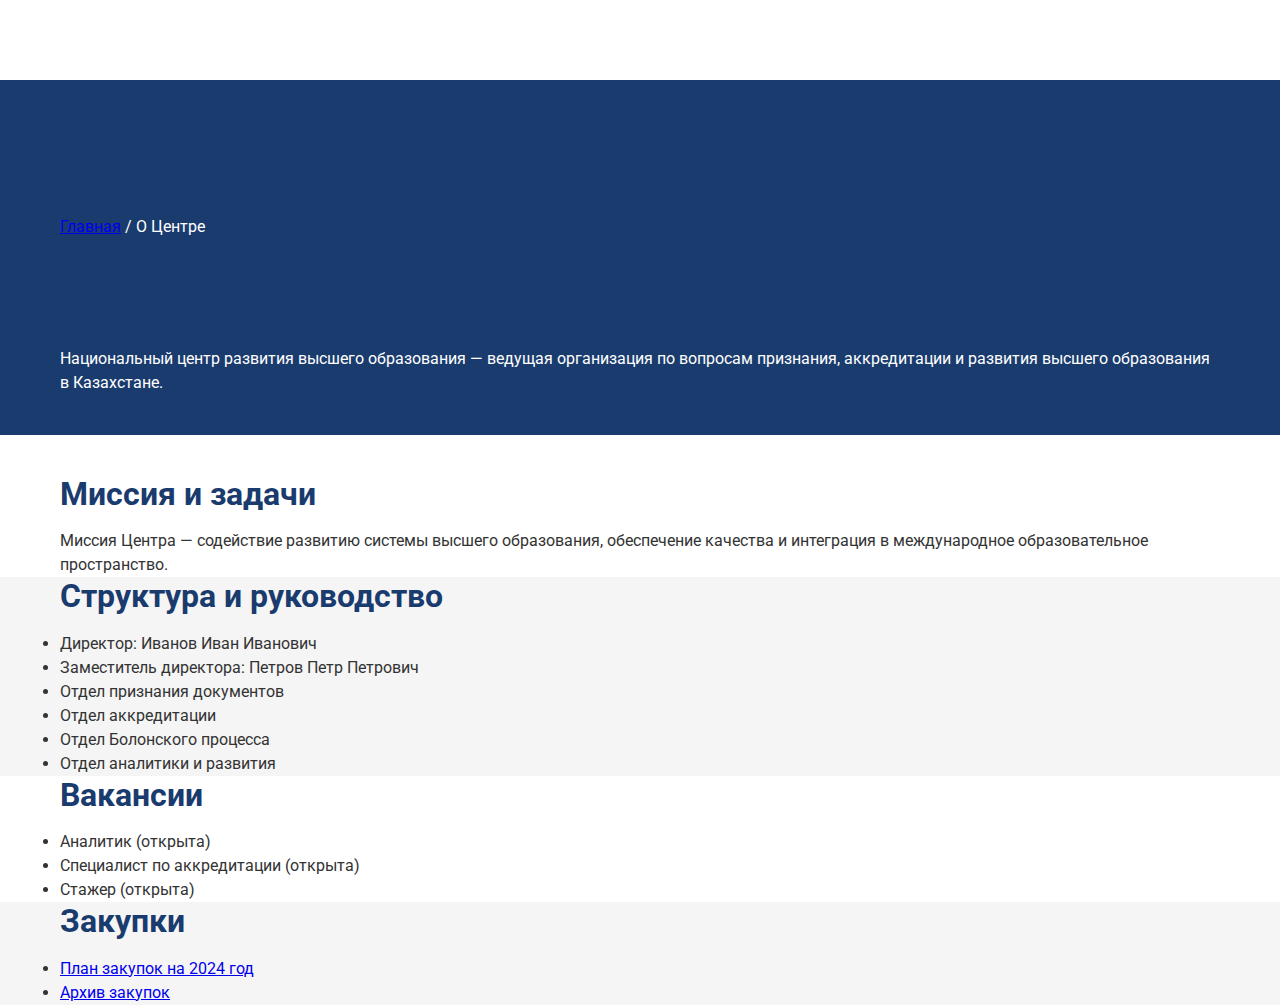
<file: about.html>
<!DOCTYPE html>
<html lang="kk">
<head>
    <meta charset="UTF-8">
    <meta name="viewport" content="width=device-width, initial-scale=1.0">
    <title data-translate>О Центре | ENIC</title>
    <link rel="stylesheet" href="css/style.css">
    <link rel="stylesheet" href="css/form-styles.css">
    <link rel="stylesheet" href="css/animations.css">
    <link rel="stylesheet" href="css/mobile.css">
    <link rel="stylesheet" href="css/header.css">
    <link rel="stylesheet" href="css/mobile-nav.css">
    <link href="https://fonts.googleapis.com/css?family=Roboto:400,500,700&display=swap" rel="stylesheet">
</head>
<body>
    <main>
        <!-- Хлебные крошки и заголовок -->
        <section class="page-header">
            <div class="container">
                <div class="breadcrumbs">
                    <a href="index.html" data-translate>Главная</a> / <span data-translate>О Центре</span>
                </div>
                <h1 data-translate>О Центре</h1>
                <p data-translate>Национальный центр развития высшего образования — ведущая организация по вопросам признания, аккредитации и развития высшего образования в Казахстане.</p>
            </div>
        </section>

        <!-- Миссия и задачи -->
        <section class="about-mission">
            <div class="container">
                <h2 data-translate>Миссия и задачи</h2>
                <p data-translate>Миссия Центра — содействие развитию системы высшего образования, обеспечение качества и интеграция в международное образовательное пространство.</p>
            </div>
        </section>

        <!-- Структура и руководство -->
        <section class="about-structure" style="background: var(--color-background-light);">
            <div class="container">
                <h2 data-translate>Структура и руководство</h2>
                <ul>
                    <li data-translate>Директор: Иванов Иван Иванович</li>
                    <li data-translate>Заместитель директора: Петров Петр Петрович</li>
                    <li data-translate>Отдел признания документов</li>
                    <li data-translate>Отдел аккредитации</li>
                    <li data-translate>Отдел Болонского процесса</li>
                    <li data-translate>Отдел аналитики и развития</li>
                </ul>
            </div>
        </section>

        <!-- Вакансии (демо) -->
        <section class="about-vacancies">
            <div class="container">
                <h2 data-translate>Вакансии</h2>
                <ul>
                    <li data-translate>Аналитик (открыта)</li>
                    <li data-translate>Специалист по аккредитации (открыта)</li>
                    <li data-translate>Стажер (открыта)</li>
                </ul>
            </div>
        </section>

        <!-- Закупки (демо) -->
        <section class="about-purchases" style="background: var(--color-background-light);">
            <div class="container">
                <h2 data-translate>Закупки</h2>
                <ul>
                    <li><a href="#" data-translate>План закупок на 2024 год</a></li>
                    <li><a href="#" data-translate>Архив закупок</a></li>
                </ul>
            </div>
        </section>
    </main>
    <script src="js/translations.js"></script>
    <script src="js/main.js"></script>
    <script src="js/header.js"></script>
    <script src="js/mobile-nav.js"></script>
    <script src="js/header-footer-upload.js"></script>
</body>
</html>
</file>
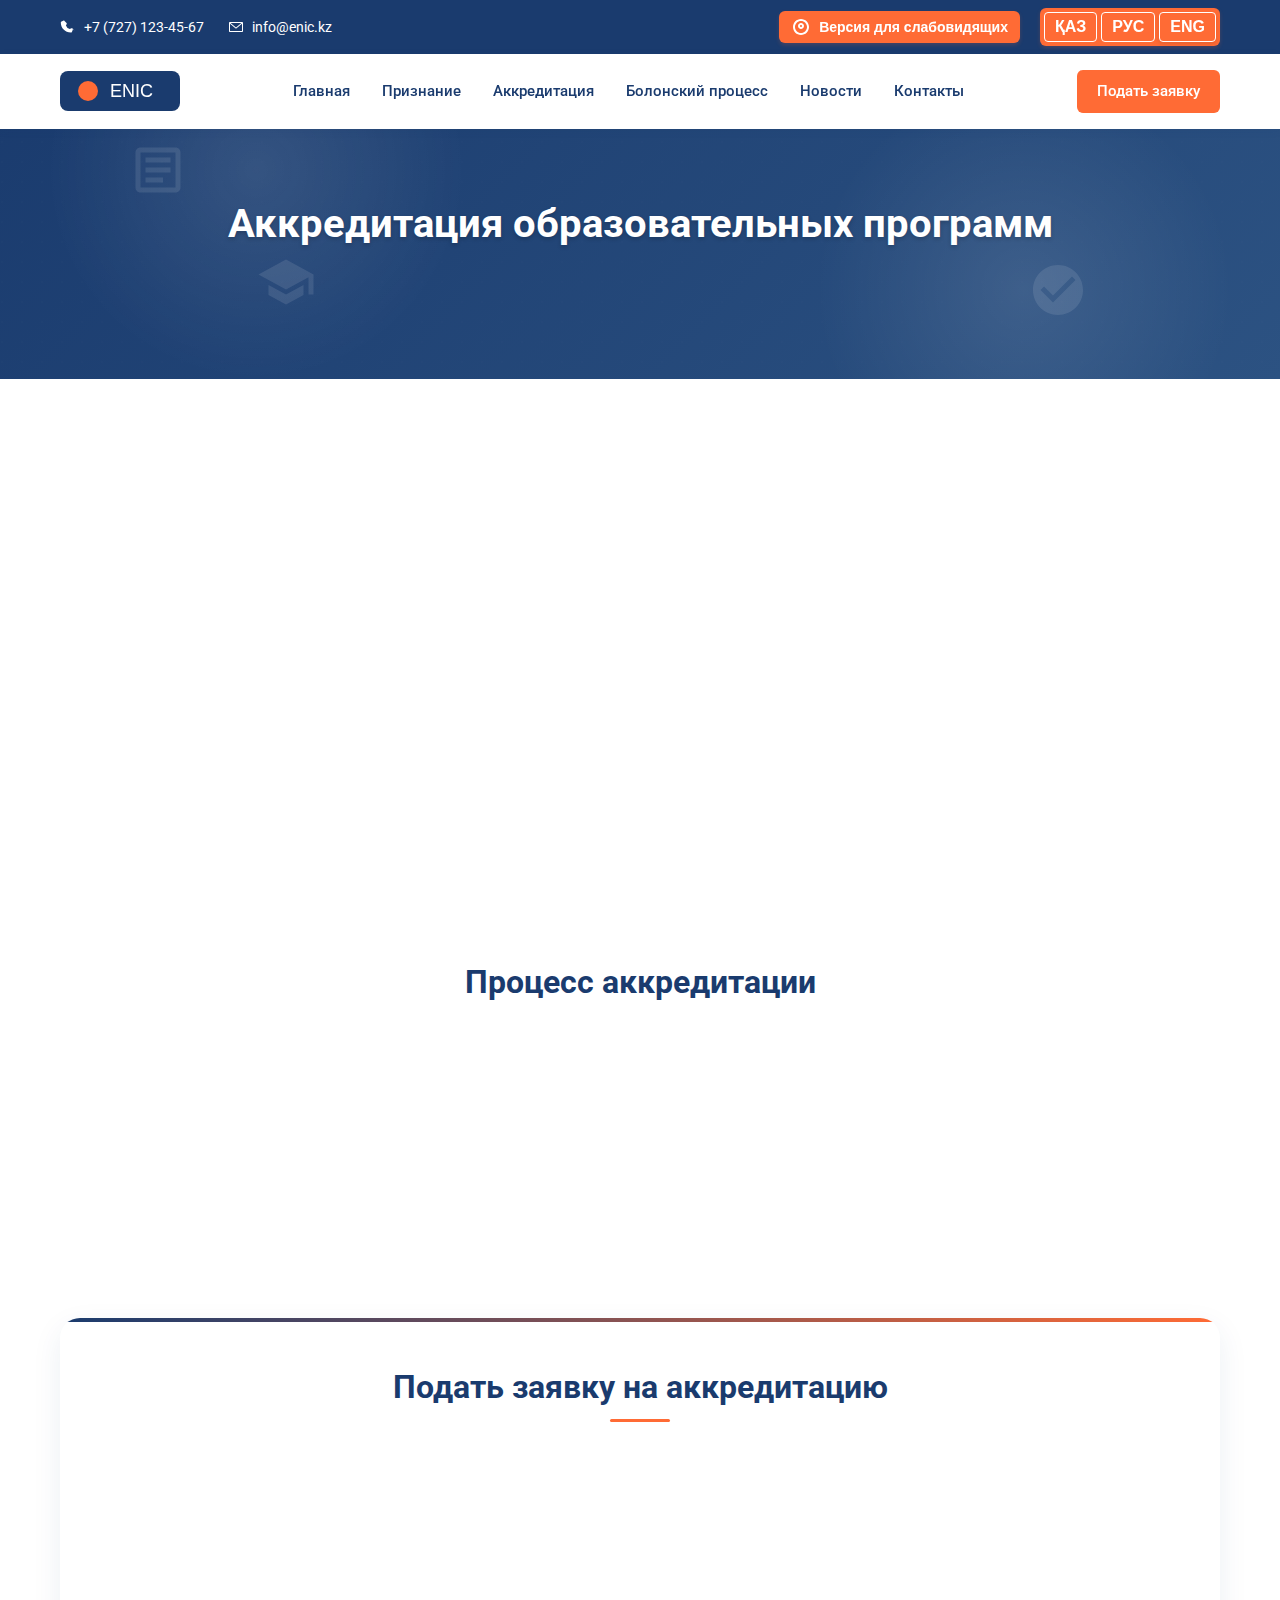
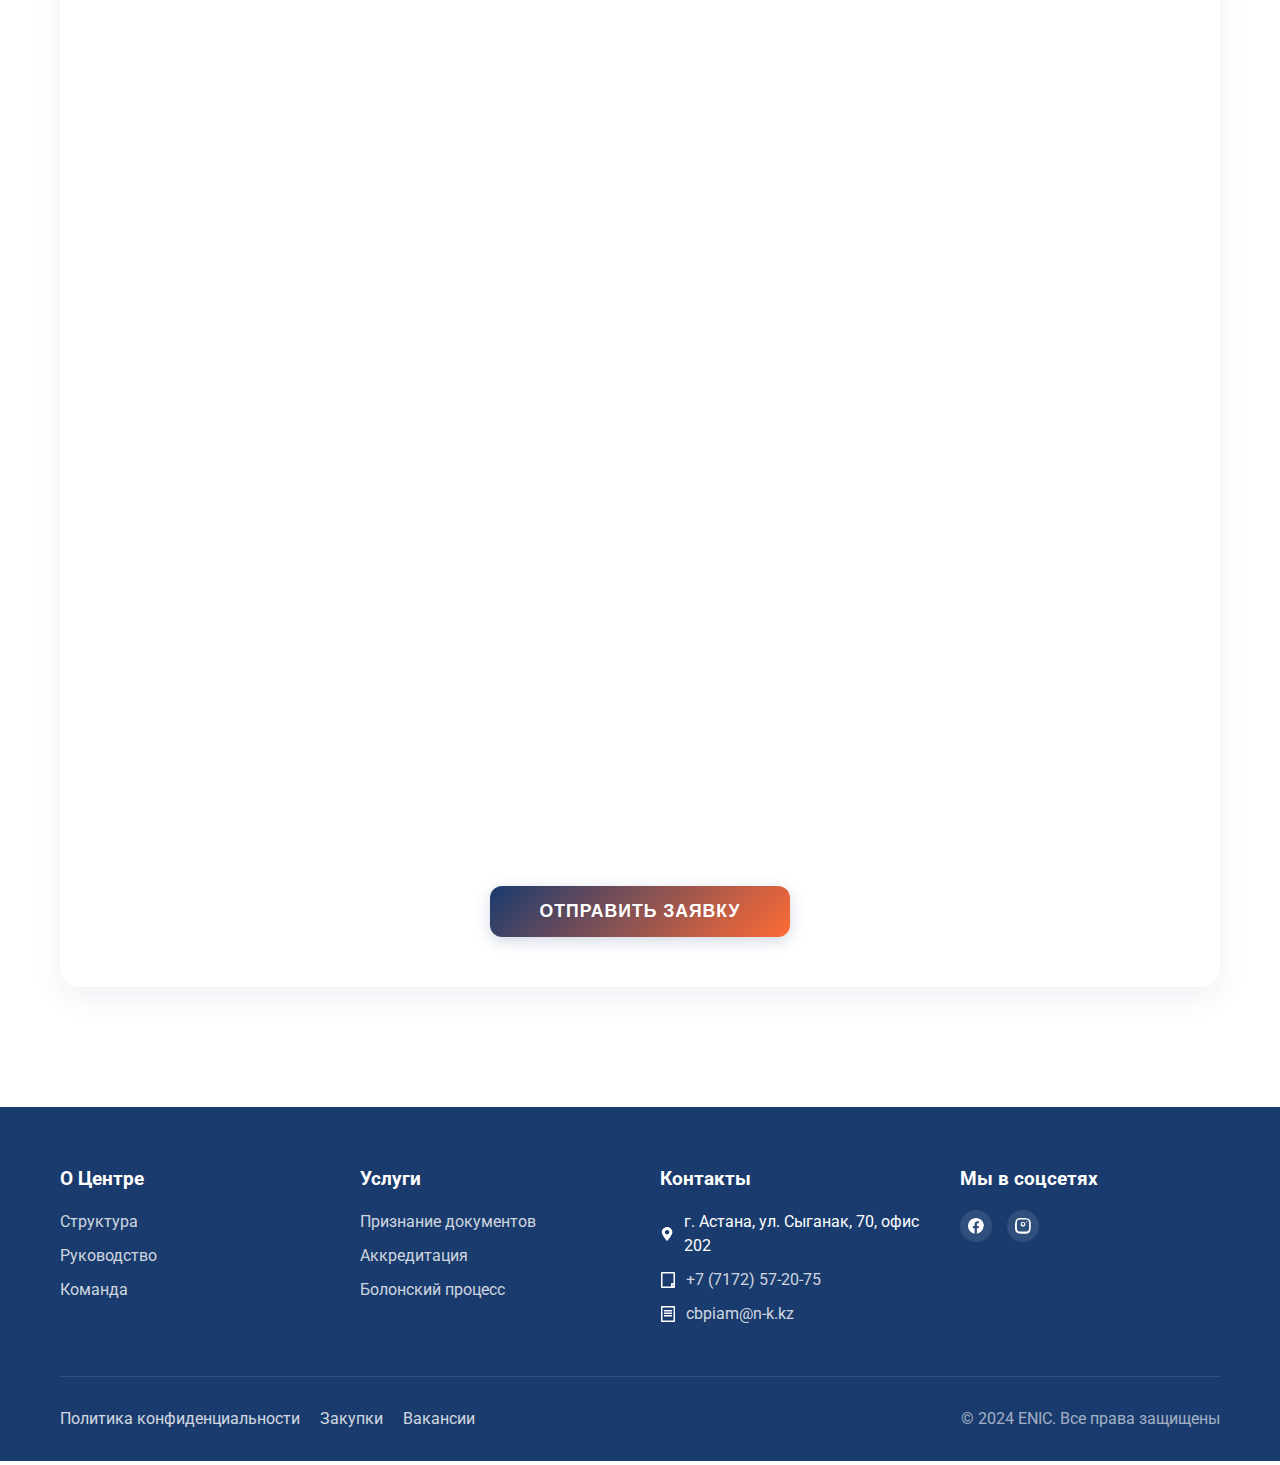
<file: accreditation.html>
<!DOCTYPE html>
<html lang="kk">
<head>
    <meta charset="UTF-8">
    <meta name="viewport" content="width=device-width, initial-scale=1.0">
    <title data-translate>Аккредитация - ENIC</title>
    <link rel="stylesheet" href="css/style.css">
    <link rel="stylesheet" href="css/form-styles.css">
    <link rel="stylesheet" href="css/animations.css">
    <link rel="stylesheet" href="css/mobile.css">
    <link rel="stylesheet" href="css/header.css">
    <link rel="stylesheet" href="css/mobile-nav.css">
    <link href="https://fonts.googleapis.com/css?family=Roboto:400,500,700&display=swap" rel="stylesheet">
</head>
<body>
    <!-- Подключаем шапку -->
    <div id="header"></div>

    <main>
        <!-- Баннер -->
        <section class="page-banner">
            <div class="floating-elements">
                <div class="floating-element">
                    <svg width="60" height="60" viewBox="0 0 24 24" fill="none" xmlns="http://www.w3.org/2000/svg">
                        <path d="M19 3H5C3.9 3 3 3.9 3 5V19C3 20.1 3.9 21 5 21H19C20.1 21 21 20.1 21 19V5C21 3.9 20.1 3 19 3ZM19 19H5V5H19V19Z" fill="currentColor"/>
                        <path d="M7 7H17V9H7V7ZM7 11H17V13H7V11ZM7 15H14V17H7V15Z" fill="currentColor"/>
                    </svg>
                </div>
                <div class="floating-element">
                    <svg width="60" height="60" viewBox="0 0 24 24" fill="none" xmlns="http://www.w3.org/2000/svg">
                        <path d="M12 2C6.48 2 2 6.48 2 12C2 17.52 6.48 22 12 22C17.52 22 22 17.52 22 12C22 6.48 17.52 2 12 2ZM10 17L5 12L6.41 10.59L10 14.17L17.59 6.58L19 8L10 17Z" fill="currentColor"/>
                    </svg>
                </div>
                <div class="floating-element">
                    <svg width="60" height="60" viewBox="0 0 24 24" fill="none" xmlns="http://www.w3.org/2000/svg">
                        <path d="M12 3L1 9L12 15L21 10.09V17H23V9M5 13.18V17.18L12 21L19 17.18V13.18L12 17L5 13.18Z" fill="currentColor"/>
                    </svg>
                </div>
            </div>
            <div class="container">
                <h1 data-translate>Аккредитация образовательных программ</h1>
                <p data-translate>Процедура оценки качества образовательных программ и подтверждения их соответствия установленным стандартам</p>
            </div>
        </section>

        <!-- Основной контент -->
        <section class="accreditation-content">
            <div class="container">
                <!-- Информационные карточки -->
                <div class="info-cards">
                    <div class="info-card">
                        <div class="info-card__icon">
                            <svg width="100" height="100" viewBox="0 0 100 100" fill="none" xmlns="http://www.w3.org/2000/svg">
                                <circle cx="50" cy="50" r="45" fill="#F5F5F5"/>
                                <path d="M50 30C58.2843 30 65 36.7157 65 45C65 53.2843 58.2843 60 50 60C41.7157 60 35 53.2843 35 45C35 36.7157 41.7157 30 50 30Z" fill="#1A3B6E"/>
                                <path d="M30 70C30 63.3726 35.3726 58 42 58H58C64.6274 58 70 63.3726 70 70V75C70 81.6274 64.6274 87 58 87H42C35.3726 87 30 81.6274 30 75V70Z" fill="#1A3B6E"/>
                                <circle cx="50" cy="50" r="45" stroke="#1A3B6E" stroke-width="2" stroke-dasharray="4 4"/>
                            </svg>
                        </div>
                        <h3 data-translate>Что такое аккредитация?</h3>
                        <p data-translate>Аккредитация - это процедура подтверждения соответствия образовательной программы установленным стандартам качества образования.</p>
                    </div>
                    <div class="info-card">
                        <div class="info-card__icon">
                            <svg width="100" height="100" viewBox="0 0 100 100" fill="none" xmlns="http://www.w3.org/2000/svg">
                                <circle cx="50" cy="50" r="45" fill="#F5F5F5"/>
                                <path d="M35 50L45 60L65 40" stroke="#1A3B6E" stroke-width="4" stroke-linecap="round" stroke-linejoin="round"/>
                                <path d="M50 30V45" stroke="#1A3B6E" stroke-width="4" stroke-linecap="round"/>
                                <path d="M50 55V70" stroke="#1A3B6E" stroke-width="4" stroke-linecap="round"/>
                                <circle cx="50" cy="50" r="45" stroke="#1A3B6E" stroke-width="2" stroke-dasharray="4 4"/>
                            </svg>
                        </div>
                        <h3 data-translate>Цели аккредитации</h3>
                        <p data-translate>Повышение качества образования, обеспечение конкурентоспособности образовательных программ, защита прав обучающихся.</p>
                    </div>
                    <div class="info-card">
                        <div class="info-card__icon">
                            <svg width="100" height="100" viewBox="0 0 100 100" fill="none" xmlns="http://www.w3.org/2000/svg">
                                <circle cx="50" cy="50" r="45" fill="#F5F5F5"/>
                                <path d="M50 30L60 45L75 45L65 55L70 70L50 60L30 70L35 55L25 45L40 45L50 30Z" fill="#1A3B6E"/>
                                <circle cx="50" cy="50" r="45" stroke="#1A3B6E" stroke-width="2" stroke-dasharray="4 4"/>
                            </svg>
                        </div>
                        <h3 data-translate>Преимущества</h3>
                        <p data-translate>Повышение престижа образовательной программы, улучшение трудоустройства выпускников, доступ к международным программам.</p>
                    </div>
                </div>

                <!-- Процесс аккредитации -->
                <div class="accreditation-process">
                    <h2 data-translate>Процесс аккредитации</h2>
                    <div class="process-steps">
                        <div class="process-step">
                            <div class="step-number">1</div>
                            <h4 data-translate>Подача заявки</h4>
                            <p data-translate>Подготовка и подача пакета документов для проведения аккредитации</p>
                        </div>
                        <div class="process-step">
                            <div class="step-number">2</div>
                            <h4 data-translate>Экспертиза</h4>
                            <p data-translate>Проведение экспертной оценки образовательной программы</p>
                        </div>
                        <div class="process-step">
                            <div class="step-number">3</div>
                            <h4 data-translate>Выездная проверка</h4>
                            <p data-translate>Проверка условий реализации образовательной программы</p>
                        </div>
                        <div class="process-step">
                            <div class="step-number">4</div>
                            <h4 data-translate>Принятие решения</h4>
                            <p data-translate>Рассмотрение результатов и принятие решения об аккредитации</p>
                        </div>
                    </div>
                </div>

                <!-- Форма заявки -->
                <div class="accreditation-form">
                    <h2 data-translate>Подать заявку на аккредитацию</h2>
                    <form id="accreditationForm" class="form">
                        <div class="form-group">
                            <label for="institution" data-translate>Название учебного заведения</label>
                            <input type="text" id="institution" name="institution" required>
                        </div>
                        <div class="form-group">
                            <label for="program" data-translate>Название образовательной программы</label>
                            <input type="text" id="program" name="program" required>
                        </div>
                        <div class="form-group">
                            <label for="level" data-translate>Уровень образования</label>
                            <select id="level" name="level" required>
                                <option value="" data-translate>Выберите уровень</option>
                                <option value="bachelor" data-translate>Бакалавриат</option>
                                <option value="master" data-translate>Магистратура</option>
                                <option value="phd" data-translate>Докторантура</option>
                            </select>
                        </div>
                        <div class="form-group">
                            <label for="contact" data-translate>Контактное лицо</label>
                            <input type="text" id="contact" name="contact" required>
                        </div>
                        <div class="form-group">
                            <label for="email" data-translate>Email</label>
                            <input type="email" id="email" name="email" required>
                        </div>
                        <div class="form-group">
                            <label for="phone" data-translate>Телефон</label>
                            <input type="tel" id="phone" name="phone" required>
                        </div>
                        <div class="form-group">
                            <label for="documents" data-translate>Документы (PDF)</label>
                            <label class="file-upload-label" for="documents">
                                <svg viewBox="0 0 24 24" fill="none" xmlns="http://www.w3.org/2000/svg">
                                    <path d="M12 4V16M12 4L8 8M12 4L16 8" stroke="currentColor" stroke-width="2" stroke-linecap="round" stroke-linejoin="round"/>
                                    <path d="M3 15V19C3 20.1046 3.89543 21 5 21H19C20.1046 21 21 20.1046 21 19V15" stroke="currentColor" stroke-width="2" stroke-linecap="round" stroke-linejoin="round"/>
                                </svg>
                                <span data-translate>Выберите файлы</span>
                                <span class="file-name"></span>
                            </label>
                            <input type="file" id="documents" name="documents" accept=".pdf" multiple required>
                            <small data-translate>Загрузите все необходимые документы в формате PDF</small>
                        </div>
                        <div class="form-group">
                            <label for="comments" data-translate>Дополнительная информация</label>
                            <textarea id="comments" name="comments" rows="4"></textarea>
                        </div>
                        <div class="form-group">
                            <label class="checkbox-label">
                                <input type="checkbox" name="agreement" required>
                                <span data-translate>Я согласен с условиями проведения аккредитации</span>
                            </label>
                        </div>
                        <button type="submit" class="accreditation-submit-btn" data-translate>Отправить заявку</button>
                    </form>
                </div>
            </div>
        </section>
    </main>

    <!-- Подключаем подвал -->
    <footer class="footer" id="footer"></footer>

    <script src="js/translations.js"></script>
    <script src="js/main.js"></script>
    <script src="js/header.js"></script>
    <script src="js/mobile-nav.js"></script>
    <script src="js/header-footer-upload.js"></script>
    <script src="js/accreditation.js"></script>
    <style>
        .page-banner {
            background: linear-gradient(135deg, var(--color-primary) 0%, #2c5282 100%);
            color: #fff;
            padding: 120px 0 60px;
            text-align: center;
            position: relative;
            overflow: hidden;
        }

        .page-banner::before {
            content: '';
            position: absolute;
            top: 0;
            left: 0;
            right: 0;
            bottom: 0;
            background: url('data:image/svg+xml,<svg width="20" height="20" viewBox="0 0 20 20" xmlns="http://www.w3.org/2000/svg"><circle cx="2" cy="2" r="1" fill="rgba(255,255,255,0.1)"/></svg>') repeat;
            opacity: 0.1;
            animation: patternMove 20s linear infinite;
        }

        .page-banner::after {
            content: '';
            position: absolute;
            top: 0;
            left: 0;
            right: 0;
            bottom: 0;
            background: radial-gradient(circle at 20% 30%, rgba(255,255,255,0.1) 0%, transparent 20%),
                        radial-gradient(circle at 80% 70%, rgba(255,255,255,0.1) 0%, transparent 20%);
            animation: gradientMove 15s ease-in-out infinite;
        }

        /* Плавающие элементы в баннере */
        .floating-elements {
            position: absolute;
            top: 0;
            left: 0;
            right: 0;
            bottom: 0;
            pointer-events: none;
        }

        .floating-element {
            position: absolute;
            opacity: 0.1;
            animation: float 10s ease-in-out infinite;
        }

        .floating-element:nth-child(1) {
            top: 20%;
            left: 10%;
            animation-delay: 0s;
        }

        .floating-element:nth-child(2) {
            top: 60%;
            right: 15%;
            animation-delay: -2s;
        }

        .floating-element:nth-child(3) {
            bottom: 20%;
            left: 20%;
            animation-delay: -4s;
        }

        .page-banner .container {
            position: relative;
            z-index: 2;
        }

        .page-banner h1 {
            color: #fff;
            margin-bottom: 20px;
            font-size: 2.5rem;
            text-shadow: 0 2px 4px rgba(0,0,0,0.2);
            animation: fadeInDown 0.8s ease-out forwards;
            position: relative;
        }

        .page-banner h1::after {
            content: '';
            position: absolute;
            bottom: -10px;
            left: 50%;
            transform: translateX(-50%);
            width: 60px;
            height: 3px;
            background: var(--color-secondary);
            border-radius: 2px;
            animation: lineGrow 0.8s ease-out 0.5s forwards;
            transform: scaleX(0);
        }

        .page-banner p {
            max-width: 800px;
            margin: 0 auto;
            opacity: 0.9;
            animation: fadeInUp 0.8s ease-out 0.2s forwards;
            opacity: 0;
            line-height: 1.6;
        }

        .accreditation-content {
            padding: 60px 0;
        }

        .info-cards {
            display: grid;
            grid-template-columns: repeat(3, 1fr);
            gap: 40px;
            margin: 60px auto;
            max-width: 1200px;
            padding: 0 20px;
        }

        .info-card {
            background: #fff;
            border-radius: 20px;
            padding: 40px 30px;
            text-align: center;
            box-shadow: 0 10px 30px rgba(26,59,110,0.08);
            transition: all 0.4s cubic-bezier(0.4, 0, 0.2, 1);
            position: relative;
            overflow: hidden;
            border: 1px solid rgba(26,59,110,0.1);
            animation: fadeInUp 0.6s ease-out forwards;
            opacity: 0;
            display: flex;
            flex-direction: column;
            align-items: center;
            height: 100%;
        }

        .info-card:nth-child(1) { animation-delay: 0.2s; }
        .info-card:nth-child(2) { animation-delay: 0.4s; }
        .info-card:nth-child(3) { animation-delay: 0.6s; }

        .info-card::before {
            content: '';
            position: absolute;
            top: 0;
            left: 0;
            width: 4px;
            height: 100%;
            background: linear-gradient(to bottom, var(--color-primary), var(--color-secondary));
            opacity: 0;
            transition: opacity 0.3s ease;
        }

        .info-card:hover {
            transform: translateY(-10px);
            box-shadow: 0 15px 40px rgba(26,59,110,0.15);
        }

        .info-card:hover::before {
            opacity: 1;
        }

        .info-card__icon {
            width: 100px;
            height: 100px;
            margin-bottom: 30px;
            transition: all 0.4s ease;
            position: relative;
            display: flex;
            align-items: center;
            justify-content: center;
        }

        .info-card__icon svg {
            width: 100%;
            height: 100%;
            transition: all 0.4s ease;
        }

        .info-card__icon circle {
            transition: all 0.4s ease;
        }

        .info-card:hover .info-card__icon svg {
            transform: scale(1.1) rotate(5deg);
        }

        .info-card:hover .info-card__icon circle {
            stroke-dasharray: 8 4;
        }

        .info-card__icon::after {
            content: '';
            position: absolute;
            top: 50%;
            left: 50%;
            transform: translate(-50%, -50%);
            width: 120px;
            height: 120px;
            background: radial-gradient(circle, rgba(26,59,110,0.1) 0%, transparent 70%);
            border-radius: 50%;
            z-index: -1;
            opacity: 0;
            transition: opacity 0.3s ease;
        }

        .info-card:hover .info-card__icon::after {
            opacity: 1;
        }

        .info-card h3 {
            color: var(--color-primary);
            margin-bottom: 20px;
            font-size: 1.4rem;
            font-weight: 600;
            transition: color 0.3s ease;
            line-height: 1.4;
        }

        .info-card:hover h3 {
            color: var(--color-secondary);
        }

        .info-card p {
            color: #666;
            line-height: 1.6;
            font-size: 1.1rem;
            margin: 0;
        }

        .accreditation-process {
            margin-bottom: 60px;
        }

        .accreditation-process h2 {
            text-align: center;
            margin-bottom: 40px;
        }

        .process-steps {
            display: grid;
            grid-template-columns: repeat(4, 1fr);
            gap: 30px;
        }

        .process-step {
            text-align: center;
            position: relative;
            animation: fadeInUp 0.6s ease-out forwards;
            opacity: 0;
        }

        .process-step:nth-child(1) { animation-delay: 0.2s; }
        .process-step:nth-child(2) { animation-delay: 0.4s; }
        .process-step:nth-child(3) { animation-delay: 0.6s; }
        .process-step:nth-child(4) { animation-delay: 0.8s; }

        .process-step:not(:last-child):after {
            content: '';
            position: absolute;
            top: 40px;
            right: -15px;
            width: 30px;
            height: 2px;
            background: var(--color-secondary);
            animation: lineGrow 1s ease-out forwards;
            transform: scaleX(0);
            transform-origin: left;
        }

        .step-number {
            width: 80px;
            height: 80px;
            background: linear-gradient(135deg, var(--color-primary), var(--color-secondary));
            color: #fff;
            border-radius: 50%;
            display: flex;
            align-items: center;
            justify-content: center;
            font-size: 32px;
            font-weight: bold;
            margin: 0 auto 20px;
            transition: all 0.3s ease;
            position: relative;
            overflow: hidden;
        }

        .step-number::after {
            content: '';
            position: absolute;
            top: 0;
            left: 0;
            right: 0;
            bottom: 0;
            background: linear-gradient(45deg, transparent, rgba(255,255,255,0.2), transparent);
            transform: translateX(-100%);
            transition: 0.5s;
        }

        .process-step:hover .step-number {
            transform: scale(1.1);
            box-shadow: 0 0 20px rgba(26,59,110,0.2);
        }

        .process-step:hover .step-number::after {
            transform: translateX(100%);
        }

        @keyframes fadeInDown {
            from {
                opacity: 0;
                transform: translateY(-30px);
            }
            to {
                opacity: 1;
                transform: translateY(0);
            }
        }

        @keyframes fadeInUp {
            from {
                opacity: 0;
                transform: translateY(30px);
            }
            to {
                opacity: 1;
                transform: translateY(0);
            }
        }

        @keyframes patternMove {
            0% {
                background-position: 0 0;
            }
            100% {
                background-position: 100px 100px;
            }
        }

        @keyframes gradientMove {
            0% {
                background-position: 0% 0%;
            }
            50% {
                background-position: 100% 100%;
            }
            100% {
                background-position: 0% 0%;
            }
        }

        @keyframes lineGrow {
            from {
                transform: translateX(-50%) scaleX(0);
            }
            to {
                transform: translateX(-50%) scaleX(1);
            }
        }

        @keyframes float {
            0% {
                transform: translate(0, 0) rotate(0deg);
            }
            50% {
                transform: translate(20px, 20px) rotate(180deg);
            }
            100% {
                transform: translate(0, 0) rotate(360deg);
            }
        }

        .accreditation-form {
            background: #fff;
            border-radius: 20px;
            padding: 50px;
            box-shadow: 0 10px 30px rgba(26,59,110,0.08);
            animation: fadeInUp 0.8s ease-out forwards;
            position: relative;
            overflow: hidden;
        }

        .accreditation-form::before {
            content: '';
            position: absolute;
            top: 0;
            left: 0;
            right: 0;
            height: 4px;
            background: linear-gradient(90deg, var(--color-primary), var(--color-secondary));
            animation: gradientMove 3s linear infinite;
        }

        .accreditation-form h2 {
            text-align: center;
            margin-bottom: 40px;
            color: var(--color-primary);
            position: relative;
            padding-bottom: 15px;
        }

        .accreditation-form h2::after {
            content: '';
            position: absolute;
            bottom: 0;
            left: 50%;
            transform: translateX(-50%);
            width: 60px;
            height: 3px;
            background: var(--color-secondary);
            border-radius: 2px;
        }

        .form-group {
            margin-bottom: 25px;
            animation: fadeInUp 0.6s ease-out forwards;
            opacity: 0;
        }

        .form-group:nth-child(1) { animation-delay: 0.1s; }
        .form-group:nth-child(2) { animation-delay: 0.2s; }
        .form-group:nth-child(3) { animation-delay: 0.3s; }
        .form-group:nth-child(4) { animation-delay: 0.4s; }
        .form-group:nth-child(5) { animation-delay: 0.5s; }
        .form-group:nth-child(6) { animation-delay: 0.6s; }
        .form-group:nth-child(7) { animation-delay: 0.7s; }
        .form-group:nth-child(8) { animation-delay: 0.8s; }
        .form-group:nth-child(9) { animation-delay: 0.9s; }

        .form-group label {
            display: block;
            margin-bottom: 8px;
            color: var(--color-primary);
            font-weight: 500;
            transition: color 0.3s ease;
        }

        .form-group input[type="text"],
        .form-group input[type="email"],
        .form-group input[type="tel"],
        .form-group select,
        .form-group textarea {
            width: 100%;
            padding: 12px 15px;
            border: 2px solid #e0e0e0;
            border-radius: 8px;
            font-size: 1rem;
            transition: all 0.3s ease;
            background: #f8f9fa;
        }

        .form-group input:focus,
        .form-group select:focus,
        .form-group textarea:focus {
            border-color: var(--color-primary);
            box-shadow: 0 0 0 3px rgba(26,59,110,0.1);
            outline: none;
            background: #fff;
        }

        /* Стилизация input[type="file"] */
        .form-group input[type="file"] {
            display: none;
        }

        .file-upload-label {
            display: block;
            padding: 15px;
            background: #f8f9fa;
            border: 2px dashed #e0e0e0;
            border-radius: 8px;
            text-align: center;
            cursor: pointer;
            transition: all 0.3s ease;
            position: relative;
            overflow: hidden;
        }

        .file-upload-label::before {
            content: '';
            position: absolute;
            top: 0;
            left: 0;
            right: 0;
            bottom: 0;
            background: linear-gradient(45deg, transparent, rgba(26,59,110,0.05), transparent);
            transform: translateX(-100%);
            transition: 0.5s;
        }

        .file-upload-label:hover {
            border-color: var(--color-primary);
            background: #fff;
        }

        .file-upload-label:hover::before {
            transform: translateX(100%);
        }

        .file-upload-label svg {
            width: 24px;
            height: 24px;
            margin-right: 8px;
            vertical-align: middle;
            fill: var(--color-primary);
            transition: transform 0.3s ease;
        }

        .file-upload-label:hover svg {
            transform: translateY(-2px);
        }

        .file-name {
            display: block;
            margin-top: 8px;
            font-size: 0.9rem;
            color: #666;
        }

        /* Стилизация чекбокса */
        .checkbox-label {
            display: flex;
            align-items: center;
            gap: 10px;
            cursor: pointer;
            padding: 10px;
            border-radius: 8px;
            transition: background-color 0.3s ease;
        }

        .checkbox-label:hover {
            background: #f8f9fa;
        }

        .checkbox-label input[type="checkbox"] {
            width: 20px;
            height: 20px;
            border: 2px solid #e0e0e0;
            border-radius: 4px;
            cursor: pointer;
            transition: all 0.3s ease;
            position: relative;
            appearance: none;
            -webkit-appearance: none;
        }

        .checkbox-label input[type="checkbox"]:checked {
            background: var(--color-primary);
            border-color: var(--color-primary);
        }

        .checkbox-label input[type="checkbox"]:checked::after {
            content: '✓';
            position: absolute;
            top: 50%;
            left: 50%;
            transform: translate(-50%, -50%);
            color: #fff;
            font-size: 14px;
        }

        /* Стилизация кнопки отправки */
        .accreditation-submit-btn {
            background: linear-gradient(135deg, var(--color-primary), var(--color-secondary));
            color: #fff;
            padding: 15px 30px;
            border: none;
            border-radius: 12px;
            font-size: 1.1rem;
            font-weight: 600;
            cursor: pointer;
            transition: all 0.4s cubic-bezier(0.4, 0, 0.2, 1);
            position: relative;
            overflow: hidden;
            display: block;
            width: 100%;
            max-width: 300px;
            margin: 30px auto 0;
            text-transform: uppercase;
            letter-spacing: 1px;
            box-shadow: 0 4px 15px rgba(26,59,110,0.2);
        }

        .accreditation-submit-btn::before {
            content: '';
            position: absolute;
            top: 0;
            left: 0;
            width: 100%;
            height: 100%;
            background: linear-gradient(45deg, 
                transparent 0%, 
                rgba(255,255,255,0.1) 25%, 
                rgba(255,255,255,0.2) 50%, 
                rgba(255,255,255,0.1) 75%, 
                transparent 100%);
            transform: translateX(-100%);
            transition: 0.6s;
        }

        .accreditation-submit-btn::after {
            content: '';
            position: absolute;
            top: -50%;
            left: -50%;
            width: 200%;
            height: 200%;
            background: radial-gradient(circle, 
                rgba(255,255,255,0.2) 0%, 
                transparent 60%);
            opacity: 0;
            transition: 0.6s;
        }

        .accreditation-submit-btn:hover {
            transform: translateY(-3px) scale(1.02);
            box-shadow: 0 8px 25px rgba(26,59,110,0.3);
            background: linear-gradient(135deg, 
                var(--color-secondary), 
                var(--color-primary));
        }

        .accreditation-submit-btn:hover::before {
            transform: translateX(100%);
        }

        .accreditation-submit-btn:hover::after {
            opacity: 1;
            transform: rotate(45deg);
        }

        .accreditation-submit-btn:active {
            transform: translateY(1px) scale(0.98);
            box-shadow: 0 2px 10px rgba(26,59,110,0.2);
        }

        /* Анимация загрузки для кнопки */
        .accreditation-submit-btn.loading {
            pointer-events: none;
            opacity: 0.8;
        }

        .accreditation-submit-btn .loading {
            display: inline-block;
            width: 20px;
            height: 20px;
            border: 2px solid rgba(255,255,255,0.3);
            border-radius: 50%;
            border-top-color: #fff;
            animation: spin 1s linear infinite;
            margin-right: 10px;
            vertical-align: middle;
        }

        @keyframes spin {
            to {
                transform: rotate(360deg);
            }
        }

        /* Эффект пульсации при фокусе */
        .accreditation-submit-btn:focus {
            outline: none;
            box-shadow: 0 0 0 3px rgba(26,59,110,0.3);
            animation: pulse 1.5s infinite;
        }

        @keyframes pulse {
            0% {
                box-shadow: 0 0 0 0 rgba(26,59,110,0.4);
            }
            70% {
                box-shadow: 0 0 0 10px rgba(26,59,110,0);
            }
            100% {
                box-shadow: 0 0 0 0 rgba(26,59,110,0);
            }
        }

        @media (max-width: 1200px) {
            .process-steps {
                grid-template-columns: repeat(2, 1fr);
            }

            .process-step:not(:last-child):after {
                display: none;
            }

            .page-banner h1 {
                font-size: 2.2rem;
            }

            .info-cards {
                grid-template-columns: repeat(2, 1fr);
                max-width: 800px;
            }
        }

        @media (max-width: 992px) {
            .info-cards {
                grid-template-columns: repeat(2, 1fr);
            }
        }

        @media (max-width: 768px) {
            .page-banner {
                padding: 100px 0 40px;
            }

            .accreditation-content {
                padding: 40px 0;
            }

            .info-cards {
                grid-template-columns: 1fr;
                max-width: 500px;
                gap: 30px;
                margin: 40px auto;
            }

            .process-steps {
                grid-template-columns: 1fr;
            }

            .accreditation-form {
                padding: 30px;
            }

            .page-banner h1 {
                font-size: 1.8rem;
            }
            
            .page-banner p {
                font-size: 1rem;
                padding: 0 20px;
            }

            .info-card {
                padding: 30px 20px;
            }
            
            .info-card__icon {
                width: 80px;
                height: 80px;
                margin-bottom: 20px;
            }

            .info-card h3 {
                font-size: 1.2rem;
                margin-bottom: 15px;
            }

            .info-card p {
                font-size: 1rem;
            }
        }
    </style>
</body>
</html>
</file>
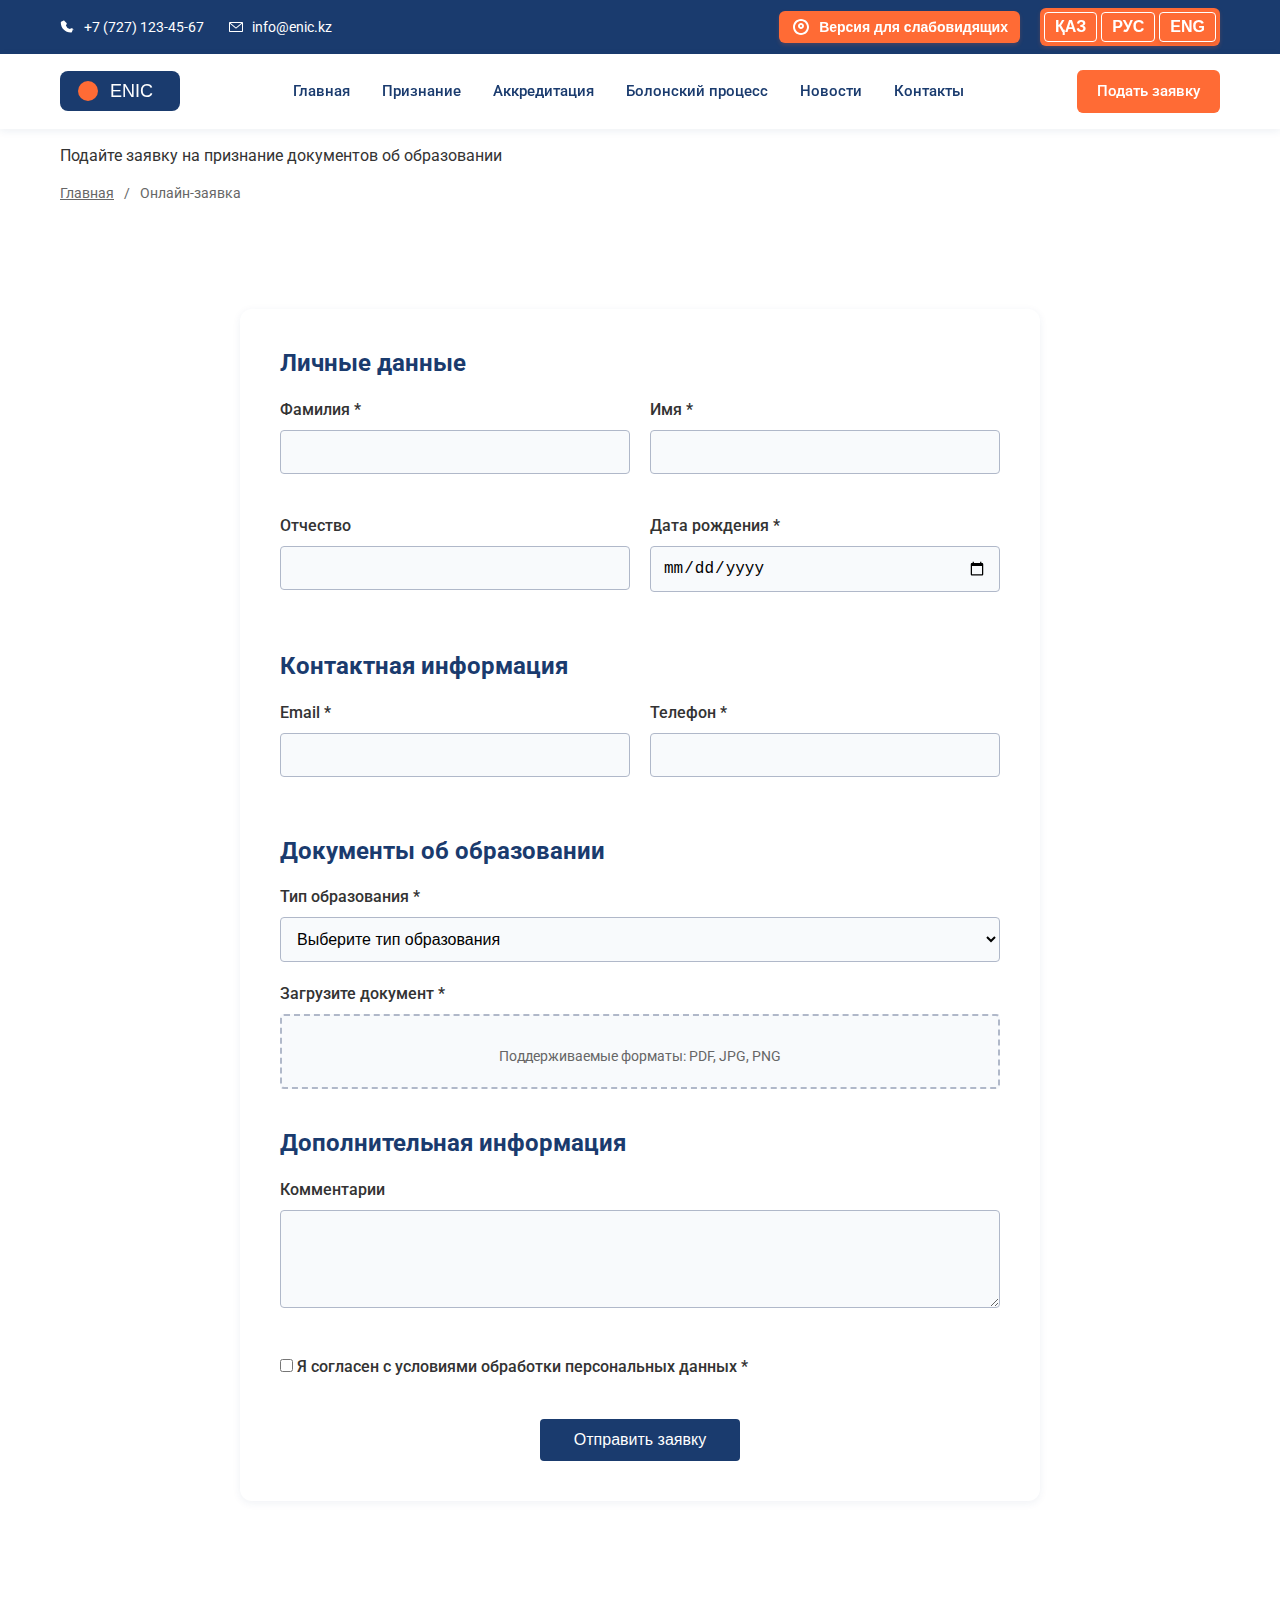
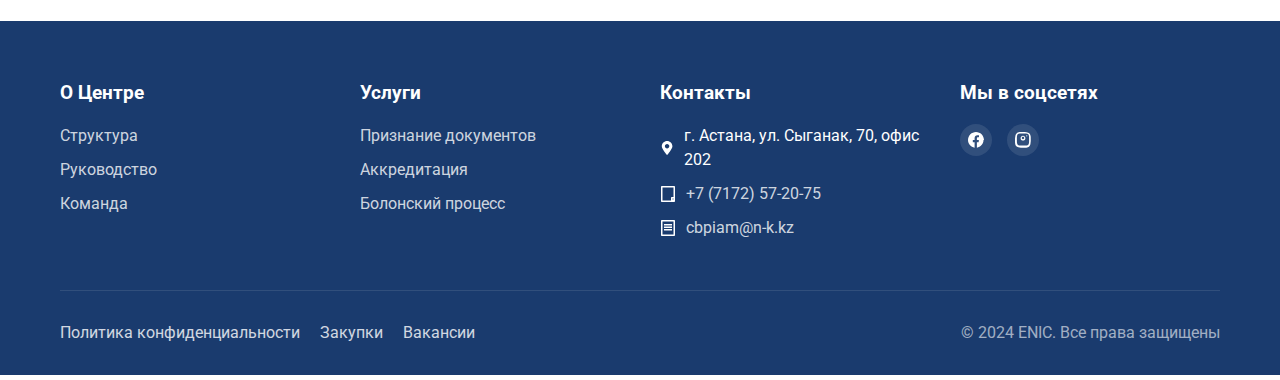
<file: application.html>
<!DOCTYPE html>
<html lang="kk">
<head>
    <meta charset="UTF-8">
    <meta name="viewport" content="width=device-width, initial-scale=1.0">
    <title data-translate>Онлайн-заявка - ENIC</title>
    <link rel="stylesheet" href="css/style.css">
    <link rel="stylesheet" href="css/form-styles.css">
    <link rel="stylesheet" href="css/animations.css">
    <link rel="stylesheet" href="css/mobile.css">
    <link rel="stylesheet" href="css/header.css">
    <link href="https://fonts.googleapis.com/css?family=Roboto:400,500,700&display=swap" rel="stylesheet">
</head>
<body>
    <!-- Подключаем шапку -->
    <div id="header"></div>

    <main>
        <section class="page-banner">
            <div class="container">
                <h1 data-translate>Онлайн-заявка</h1>
                <p data-translate>Подайте заявку на признание документов об образовании</p>
            </div>
        </section>

        <div class="container">
            <nav class="breadcrumbs" aria-label="breadcrumb">
                <ul class="breadcrumbs__list">
                    <li class="breadcrumbs__item">
                        <a href="index.html" class="breadcrumbs__link" data-translate>Главная</a>
                    </li>
                    <li class="breadcrumbs__item">
                        <span class="breadcrumbs__current" data-translate>Онлайн-заявка</span>
                    </li>
                </ul>
            </nav>
        </div>

        <section class="application-form">
            <div class="container">
                <form id="applicationForm" class="form" novalidate>
                    <div class="form__section">
                        <h2 data-translate>Личные данные</h2>
                        <div class="form-grid">
                            <div class="form-group">
                                <label for="lastName" data-translate>Фамилия *</label>
                                <input type="text" id="lastName" name="lastName" required>
                                <div class="error-message"></div>
                            </div>
                            <div class="form-group">
                                <label for="firstName" data-translate>Имя *</label>
                                <input type="text" id="firstName" name="firstName" required>
                                <div class="error-message"></div>
                            </div>
                            <div class="form-group">
                                <label for="middleName" data-translate>Отчество</label>
                                <input type="text" id="middleName" name="middleName">
                            </div>
                            <div class="form-group">
                                <label for="birthDate" data-translate>Дата рождения *</label>
                                <input type="date" id="birthDate" name="birthDate" required>
                                <div class="error-message"></div>
                            </div>
                        </div>
                    </div>

                    <div class="form__section">
                        <h2 data-translate>Контактная информация</h2>
                        <div class="form-grid">
                            <div class="form-group">
                                <label for="email" data-translate>Email *</label>
                                <input type="email" id="email" name="email" required>
                                <div class="error-message"></div>
                            </div>
                            <div class="form-group">
                                <label for="phone" data-translate>Телефон *</label>
                                <input type="tel" id="phone" name="phone" required>
                                <div class="error-message"></div>
                            </div>
                        </div>
                    </div>

                    <div class="form__section">
                        <h2 data-translate>Документы об образовании</h2>
                        <div class="form-group">
                            <label for="educationType" data-translate>Тип образования *</label>
                            <select id="educationType" name="educationType" required>
                                <option value="">Выберите тип образования</option>
                                <option value="bachelor" data-translate>Бакалавриат</option>
                                <option value="master" data-translate>Магистратура</option>
                                <option value="phd" data-translate>Докторантура</option>
                            </select>
                            <div class="error-message"></div>
                        </div>
                        <div class="form-group">
                            <label for="documentFile" data-translate>Загрузите документ *</label>
                            <div class="file-upload">
                                <input type="file" id="documentFile" name="documentFile" accept=".pdf,.jpg,.jpeg,.png">
                                <div class="file-upload__info" data-translate>Поддерживаемые форматы: PDF, JPG, PNG</div>
                            </div>
                            <div class="error-message" data-translate>Пожалуйста, загрузите документ</div>
                        </div>
                    </div>

                    <div class="form__section">
                        <h2 data-translate>Дополнительная информация</h2>
                        <div class="form-group">
                            <label for="comments" data-translate>Комментарии</label>
                            <textarea id="comments" name="comments" rows="4"></textarea>
                        </div>
                    </div>

                    <div class="form__section">
                        <div class="form-group">
                            <label class="checkbox">
                                <input type="checkbox" name="agreement" required>
                                <span data-translate>Я согласен с условиями обработки персональных данных *</span>
                            </label>
                            <div class="error-message"></div>
                        </div>
                    </div>

                    <div class="form__actions">
                        <button type="submit" class="btn btn-primary" data-translate>Отправить заявку</button>
                    </div>
                </form>
            </div>
        </section>
    </main>

    <!-- Подключаем подвал -->
    <footer class="footer" id="footer"></footer>

    <script src="js/translations.js"></script>
    <script src="js/mobile-nav.js"></script>
    <script src="js/form-validation.js"></script>
    <script src="js/header.js"></script>
    <script src="js/header-footer-upload.js"></script>

    <style>
        .application-form {
            padding: 60px 0;
        }

        .form {
            max-width: 800px;
            margin: 0 auto;
            background: #fff;
            padding: 40px;
            border-radius: 12px;
            box-shadow: 0 2px 8px rgba(26,59,110,0.07);
        }

        .form__section {
            margin-bottom: 40px;
        }

        .form__section h2 {
            color: var(--color-primary);
            margin-bottom: 20px;
            font-size: 1.5rem;
        }

        .form-grid {
            display: grid;
            grid-template-columns: repeat(2, 1fr);
            gap: 20px;
        }

        .form-group {
            margin-bottom: 20px;
        }

        .form-group label {
            display: block;
            margin-bottom: 8px;
            color: var(--color-text);
            font-weight: 500;
        }

        .form-group input,
        .form-group select,
        .form-group textarea {
            width: 100%;
            padding: 12px;
            border: 1.5px solid #b0b8c9;
            border-radius: 4px;
            font-size: 1rem;
            background: #f8fafc;
            transition: all 0.3s ease;
        }

        .form-group input:focus,
        .form-group select:focus,
        .form-group textarea:focus {
            border-color: var(--color-secondary);
            background: #fff;
            outline: none;
            box-shadow: 0 2px 8px rgba(255,107,53,0.08);
        }

        .file-upload {
            border: 2px dashed #b0b8c9;
            padding: 20px;
            border-radius: 4px;
            text-align: center;
            background: #f8fafc;
            transition: all 0.3s ease;
        }

        .file-upload:hover {
            border-color: var(--color-secondary);
            background: #fff;
        }

        .file-upload input[type="file"] {
            width: 100%;
            margin-bottom: 10px;
        }

        .file-upload__info {
            color: #666;
            font-size: 0.875rem;
        }

        .checkbox {
            display: flex;
            align-items: center;
            gap: 10px;
            cursor: pointer;
        }

        .checkbox input {
            width: auto;
        }

        .error-message {
            color: #dc3545;
            font-size: 0.875rem;
            margin-top: 5px;
            display: none;
        }

        .form-group.error input,
        .form-group.error select,
        .form-group.error textarea,
        .form-group.error .file-upload {
            border-color: #dc3545;
        }

        .form-group.error .error-message {
            display: block;
        }

        .form__actions {
            text-align: center;
            margin-top: 40px;
        }

        .btn-primary {
            min-width: 200px;
        }

        @media (max-width: 768px) {
            .form {
                padding: 20px;
            }

            .form-grid {
                grid-template-columns: 1fr;
            }

            .form__section h2 {
                font-size: 1.25rem;
            }
        }
    </style>

    <script>
    document.addEventListener('DOMContentLoaded', function() {
        const form = document.getElementById('applicationForm');
        const fileInput = document.getElementById('documentFile');
        const fileUploadDiv = fileInput.closest('.file-upload');
        const formGroup = fileInput.closest('.form-group');

        form.addEventListener('submit', function(e) {
            e.preventDefault();
            
            // Проверяем наличие файла только при отправке формы
            if (!fileInput.files.length) {
                formGroup.classList.add('error');
                return;
            }

            // Если файл загружен, убираем ошибку
            formGroup.classList.remove('error');
            
            // Здесь можно добавить отправку формы
            console.log('Форма отправлена');
        });

        // Убираем ошибку при выборе файла
        fileInput.addEventListener('change', function() {
            if (this.files.length) {
                formGroup.classList.remove('error');
            }
        });
    });
    </script>
</body>
</html>
</file>
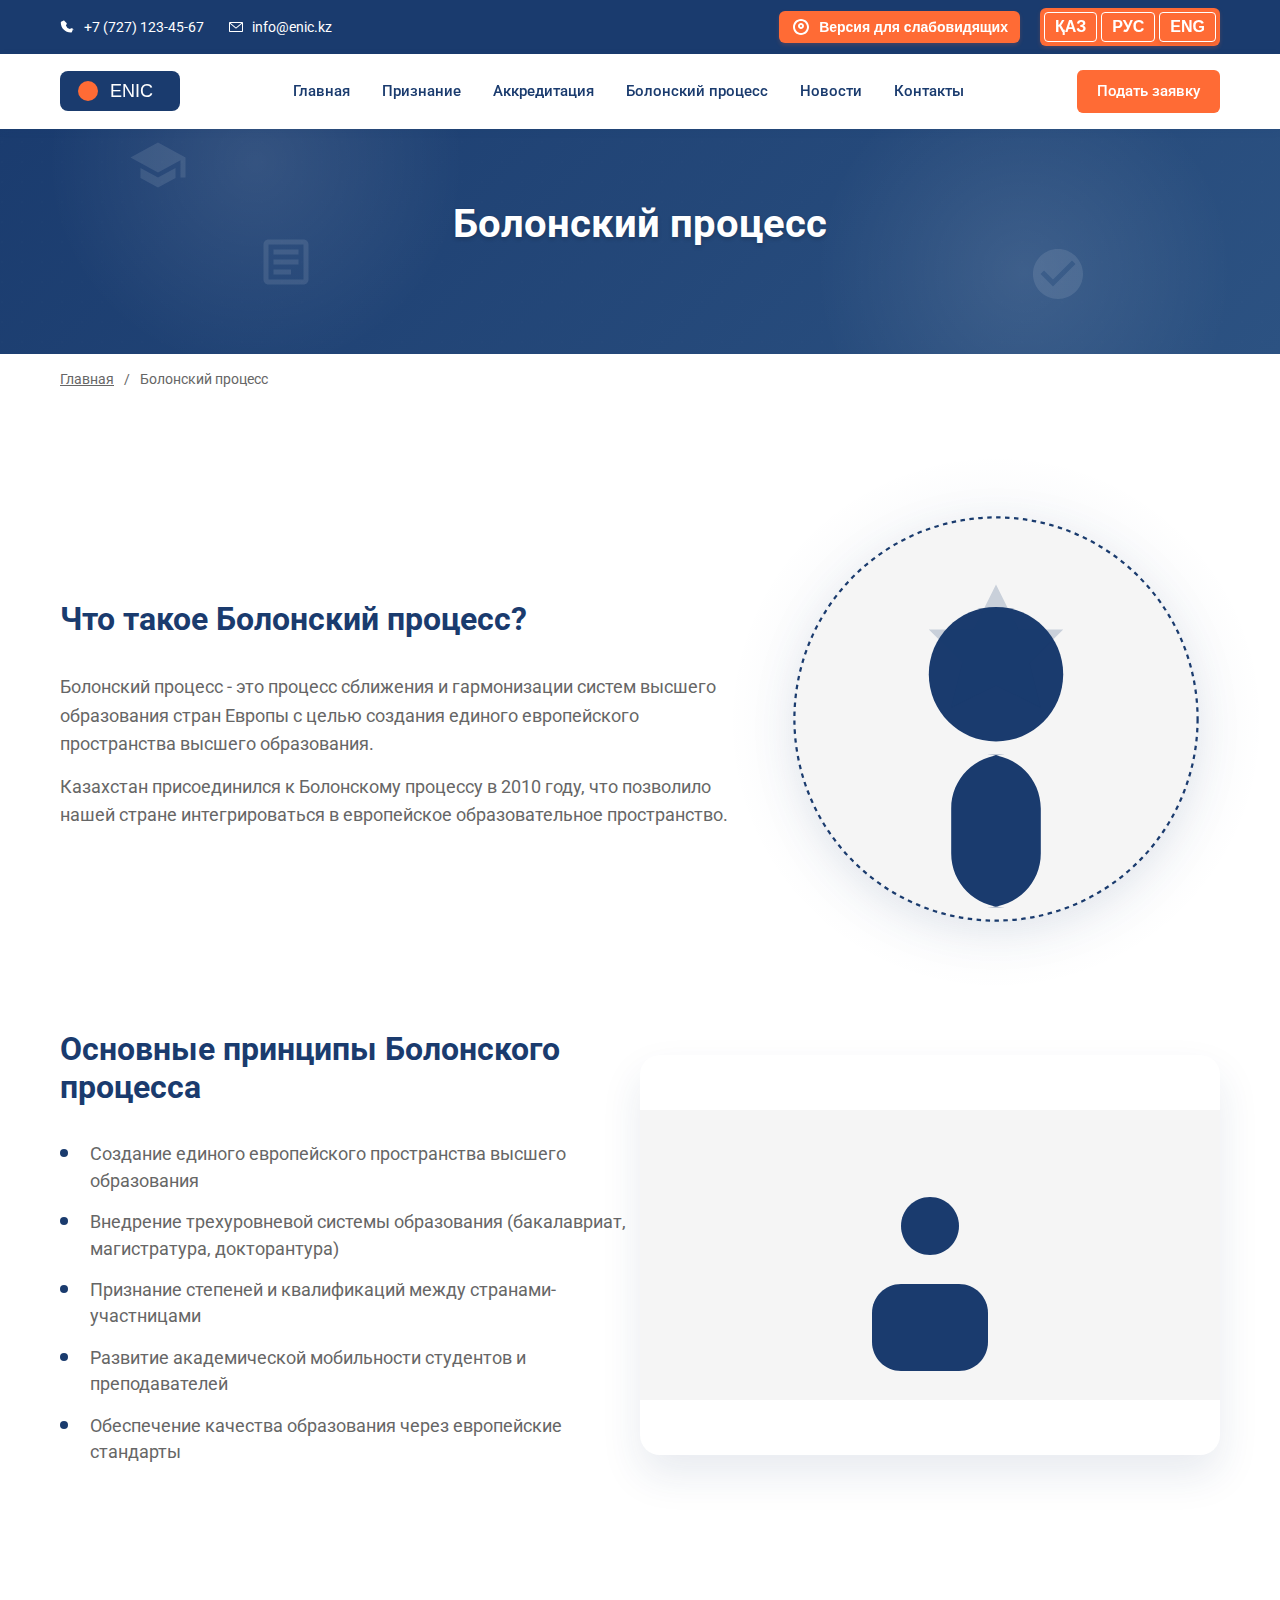
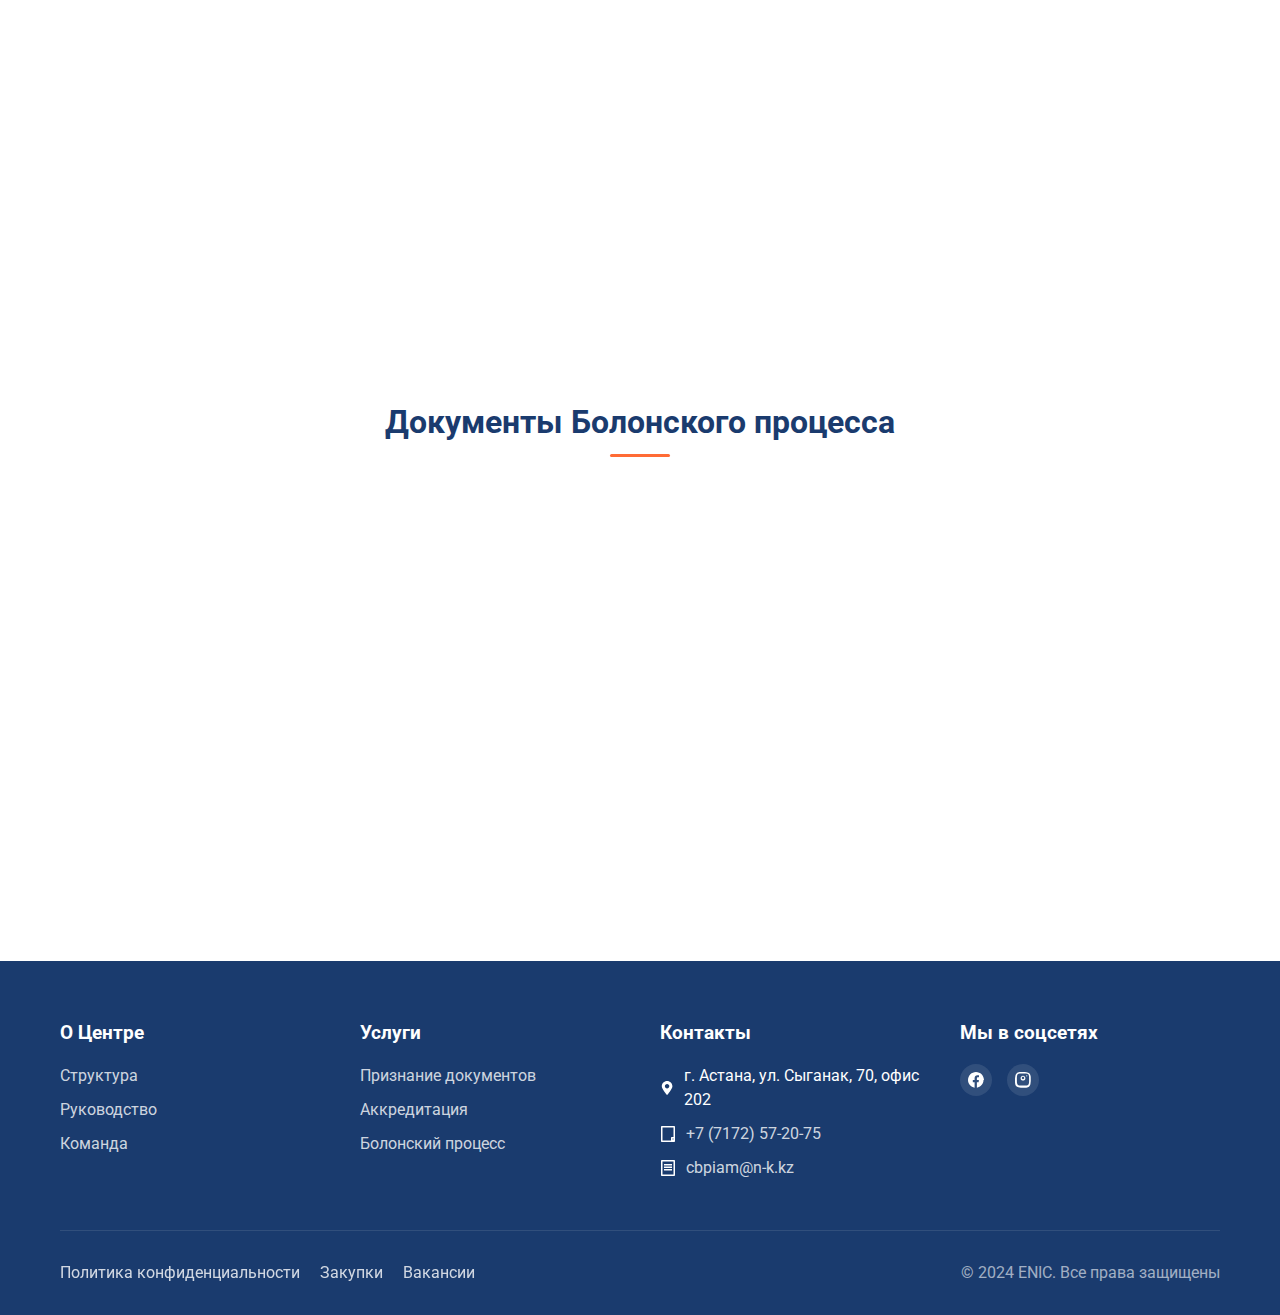
<file: bologna.html>
<!DOCTYPE html>
<html lang="kk">
<head>
    <meta charset="UTF-8">
    <meta name="viewport" content="width=device-width, initial-scale=1.0">
    <title data-translate>Болонский процесс - ENIC</title>
    <link rel="stylesheet" href="css/style.css">
    <link rel="stylesheet" href="css/form-styles.css">
    <link rel="stylesheet" href="css/animations.css">
    <link rel="stylesheet" href="css/mobile.css">
    <link rel="stylesheet" href="css/header.css">
    <link href="https://fonts.googleapis.com/css?family=Roboto:400,500,700&display=swap" rel="stylesheet">
</head>
<body>
    <!-- Подключаем шапку -->
    <div id="header"></div>

    <main>
        <section class="page-banner">
            <div class="floating-elements">
                <div class="floating-element">
                    <svg width="60" height="60" viewBox="0 0 24 24" fill="none" xmlns="http://www.w3.org/2000/svg">
                        <path d="M12 3L1 9L12 15L21 10.09V17H23V9M5 13.18V17.18L12 21L19 17.18V13.18L12 17L5 13.18Z" fill="currentColor"/>
                    </svg>
                </div>
                <div class="floating-element">
                    <svg width="60" height="60" viewBox="0 0 24 24" fill="none" xmlns="http://www.w3.org/2000/svg">
                        <path d="M12 2C6.48 2 2 6.48 2 12C2 17.52 6.48 22 12 22C17.52 22 22 17.52 22 12C22 6.48 17.52 2 12 2ZM10 17L5 12L6.41 10.59L10 14.17L17.59 6.58L19 8L10 17Z" fill="currentColor"/>
                    </svg>
                </div>
                <div class="floating-element">
                    <svg width="60" height="60" viewBox="0 0 24 24" fill="none" xmlns="http://www.w3.org/2000/svg">
                        <path d="M19 3H5C3.9 3 3 3.9 3 5V19C3 20.1 3.9 21 5 21H19C20.1 21 21 20.1 21 19V5C21 3.9 20.1 3 19 3ZM19 19H5V5H19V19Z" fill="currentColor"/>
                        <path d="M7 7H17V9H7V7ZM7 11H17V13H7V11ZM7 15H14V17H7V15Z" fill="currentColor"/>
                    </svg>
                </div>
            </div>
            <div class="container">
                <h1 data-translate>Болонский процесс</h1>
                <p data-translate>Европейское пространство высшего образования</p>
            </div>
        </section>

        <div class="container">
            <nav class="breadcrumbs" aria-label="breadcrumb">
                <ul class="breadcrumbs__list">
                    <li class="breadcrumbs__item">
                        <a href="index.html" class="breadcrumbs__link" data-translate>Главная</a>
                    </li>
                    <li class="breadcrumbs__item">
                        <span class="breadcrumbs__current" data-translate>Болонский процесс</span>
                    </li>
                </ul>
            </nav>
        </div>

        <section class="bologna-content">
            <div class="container">
                <div class="info-grid">
                    <div class="info-text">
                        <h2 data-translate>Что такое Болонский процесс?</h2>
                        <p data-translate>Болонский процесс - это процесс сближения и гармонизации систем высшего образования стран Европы с целью создания единого европейского пространства высшего образования.</p>
                        <p data-translate>Казахстан присоединился к Болонскому процессу в 2010 году, что позволило нашей стране интегрироваться в европейское образовательное пространство.</p>
                    </div>
                    <div class="info-image">
                        <svg width="400" height="400" viewBox="0 0 400 400" fill="none" xmlns="http://www.w3.org/2000/svg">
                            <circle cx="200" cy="200" r="180" fill="#F5F5F5"/>
                            <path d="M200 100C233.137 100 260 126.863 260 160C260 193.137 233.137 220 200 220C166.863 220 140 193.137 140 160C140 126.863 166.863 100 200 100Z" fill="#1A3B6E"/>
                            <path d="M160 280C160 253.49 181.49 232 208 232H192C218.51 232 240 253.49 240 280V320C240 346.51 218.51 368 192 368H208C181.49 368 160 346.51 160 320V280Z" fill="#1A3B6E"/>
                            <circle cx="200" cy="200" r="180" stroke="#1A3B6E" stroke-width="2" stroke-dasharray="4 4"/>
                            <path d="M200 80L220 120L260 120L230 150L240 190L200 170L160 190L170 150L140 120L180 120L200 80Z" fill="#1A3B6E" opacity="0.2"/>
                        </svg>
                    </div>
                </div>

                <div class="bologna-hero">
                    <div class="bologna-hero__content">
                        <div class="bologna-hero__text">
                            <h2 data-translate>Основные принципы Болонского процесса</h2>
                            <ul class="bologna-hero__list">
                                <li data-translate>Создание единого европейского пространства высшего образования</li>
                                <li data-translate>Внедрение трехуровневой системы образования (бакалавриат, магистратура, докторантура)</li>
                                <li data-translate>Признание степеней и квалификаций между странами-участницами</li>
                                <li data-translate>Развитие академической мобильности студентов и преподавателей</li>
                                <li data-translate>Обеспечение качества образования через европейские стандарты</li>
                            </ul>
                        </div>
                        <div class="bologna-hero__image">
                            <svg width="800" height="400" viewBox="0 0 800 400" fill="none">
                                <rect width="800" height="400" fill="#F5F5F5"/>
                                <path d="M400 200C422.091 200 440 182.091 440 160C440 137.909 422.091 120 400 120C377.909 120 360 137.909 360 160C360 182.091 377.909 200 400 200Z" fill="#1A3B6E"/>
                                <path d="M320 280C320 257.909 337.909 240 360 240H440C462.091 240 480 257.909 480 280V320C480 342.091 462.091 360 440 360H360C337.909 360 320 342.091 320 320V280Z" fill="#1A3B6E"/>
                            </svg>
                        </div>
                    </div>
                </div>

                <div class="bologna-features">
                    <div class="feature-card">
                        <div class="feature-card__icon">
                            <svg width="80" height="80" viewBox="0 0 80 80" fill="none">
                                <circle cx="40" cy="40" r="38" fill="#F5F5F5"/>
                                <path d="M40 20C46.6274 20 52 25.3726 52 32C52 38.6274 46.6274 44 40 44C33.3726 44 28 38.6274 28 32C28 25.3726 33.3726 20 40 20Z" fill="#1A3B6E"/>
                                <path d="M30 52C30 48.6863 32.6863 46 36 46H44C47.3137 46 50 48.6863 50 52V60C50 63.3137 47.3137 66 44 66H36C32.6863 66 30 63.3137 30 60V52Z" fill="#1A3B6E"/>
                                <circle cx="40" cy="40" r="38" stroke="#1A3B6E" stroke-width="2" stroke-dasharray="4 4"/>
                            </svg>
                        </div>
                        <h3>Степени</h3>
                        <p>Трехуровневая система высшего образования</p>
                    </div>
                    
                    <div class="feature-card">
                        <div class="feature-card__icon">
                            <svg width="80" height="80" viewBox="0 0 80 80" fill="none">
                                <circle cx="40" cy="40" r="38" fill="#F5F5F5"/>
                                <path d="M40 20L50 35L65 35L55 45L60 60L40 50L20 60L25 45L15 35L30 35L40 20Z" fill="#1A3B6E"/>
                                <circle cx="40" cy="40" r="38" stroke="#1A3B6E" stroke-width="2" stroke-dasharray="4 4"/>
                            </svg>
                        </div>
                        <h3>Кредиты</h3>
                        <p>Европейская система зачетных единиц</p>
                    </div>
                    
                    <div class="feature-card">
                        <div class="feature-card__icon">
                            <svg width="80" height="80" viewBox="0 0 80 80" fill="none">
                                <circle cx="40" cy="40" r="38" fill="#F5F5F5"/>
                                <path d="M40 20C46.6274 20 52 25.3726 52 32C52 38.6274 46.6274 44 40 44C33.3726 44 28 38.6274 28 32C28 25.3726 33.3726 20 40 20Z" fill="#1A3B6E"/>
                                <path d="M20 52C20 48.6863 22.6863 46 26 46H54C57.3137 46 60 48.6863 60 52V60C60 63.3137 57.3137 66 54 66H26C22.6863 66 20 63.3137 20 60V52Z" fill="#1A3B6E"/>
                                <circle cx="40" cy="40" r="38" stroke="#1A3B6E" stroke-width="2" stroke-dasharray="4 4"/>
                            </svg>
                        </div>
                        <h3>Мобильность</h3>
                        <p>Академическая мобильность студентов и преподавателей</p>
                    </div>
                    
                    <div class="feature-card">
                        <div class="feature-card__icon">
                            <svg width="80" height="80" viewBox="0 0 80 80" fill="none">
                                <circle cx="40" cy="40" r="38" fill="#F5F5F5"/>
                                <path d="M40 20L45 35L60 35L47.5 45L52.5 60L40 50L27.5 60L32.5 45L20 35L35 35L40 20Z" fill="#1A3B6E"/>
                                <circle cx="40" cy="40" r="38" stroke="#1A3B6E" stroke-width="2" stroke-dasharray="4 4"/>
                            </svg>
                        </div>
                        <h3>Качество</h3>
                        <p>Обеспечение качества образования</p>
                    </div>
                </div>

                <div class="bologna-documents">
                    <h2 data-translate>Документы Болонского процесса</h2>
                    <div class="documents-grid">
                        <a href="#" class="document-card">
                            <div class="document-icon">
                                <svg width="48" height="48" viewBox="0 0 48 48" fill="none">
                                    <rect width="48" height="48" rx="8" fill="#F5F5F5"/>
                                    <path d="M32 16H16V32H32V16Z" fill="#1A3B6E"/>
                                    <path d="M24 20V28M20 24H28" stroke="white" stroke-width="2" stroke-linecap="round"/>
                                </svg>
                            </div>
                            <div class="document-info">
                                <h3 data-translate>Национальные документы</h3>
                                <p data-translate>Нормативно-правовые акты РК по реализации Болонского процесса</p>
                            </div>
                        </a>
                    </div>
                </div>
            </div>
        </section>
    </main>

    <!-- Подключаем подвал -->
    <footer class="footer" id="footer"></footer>

    <script src="js/translations.js"></script>
    <script src="js/mobile-nav.js"></script>
    <script src="js/header.js"></script>
    <script src="js/header-footer-upload.js"></script>

    <style>
        .page-banner {
            background: linear-gradient(135deg, var(--color-primary) 0%, #2c5282 100%);
            color: #fff;
            padding: 120px 0 60px;
            text-align: center;
            position: relative;
            overflow: hidden;
        }

        .page-banner::before {
            content: '';
            position: absolute;
            top: 0;
            left: 0;
            right: 0;
            bottom: 0;
            background: url('data:image/svg+xml,<svg width="20" height="20" viewBox="0 0 20 20" xmlns="http://www.w3.org/2000/svg"><circle cx="2" cy="2" r="1" fill="rgba(255,255,255,0.1)"/></svg>') repeat;
            opacity: 0.1;
            animation: patternMove 20s linear infinite;
        }

        .page-banner::after {
            content: '';
            position: absolute;
            top: 0;
            left: 0;
            right: 0;
            bottom: 0;
            background: radial-gradient(circle at 20% 30%, rgba(255,255,255,0.1) 0%, transparent 20%),
                        radial-gradient(circle at 80% 70%, rgba(255,255,255,0.1) 0%, transparent 20%);
            animation: gradientMove 15s ease-in-out infinite;
        }

        /* Плавающие элементы в баннере */
        .floating-elements {
            position: absolute;
            top: 0;
            left: 0;
            right: 0;
            bottom: 0;
            pointer-events: none;
        }

        .floating-element {
            position: absolute;
            opacity: 0.1;
            animation: float 10s ease-in-out infinite;
        }

        .floating-element:nth-child(1) {
            top: 20%;
            left: 10%;
            animation-delay: 0s;
        }

        .floating-element:nth-child(2) {
            top: 60%;
            right: 15%;
            animation-delay: -2s;
        }

        .floating-element:nth-child(3) {
            bottom: 20%;
            left: 20%;
            animation-delay: -4s;
        }

        .page-banner .container {
            position: relative;
            z-index: 2;
        }

        .page-banner h1 {
            color: #fff;
            margin-bottom: 20px;
            font-size: 2.5rem;
            text-shadow: 0 2px 4px rgba(0,0,0,0.2);
            animation: fadeInDown 0.8s ease-out forwards;
            position: relative;
        }

        .page-banner h1::after {
            content: '';
            position: absolute;
            bottom: -10px;
            left: 50%;
            transform: translateX(-50%);
            width: 60px;
            height: 3px;
            background: var(--color-secondary);
            border-radius: 2px;
            animation: lineGrow 0.8s ease-out 0.5s forwards;
            transform: scaleX(0);
        }

        .page-banner p {
            max-width: 800px;
            margin: 0 auto;
            opacity: 0.9;
            animation: fadeInUp 0.8s ease-out 0.2s forwards;
            opacity: 0;
            line-height: 1.6;
        }

        @keyframes fadeInDown {
            from {
                opacity: 0;
                transform: translateY(-30px);
            }
            to {
                opacity: 1;
                transform: translateY(0);
            }
        }

        @keyframes fadeInUp {
            from {
                opacity: 0;
                transform: translateY(30px);
            }
            to {
                opacity: 1;
                transform: translateY(0);
            }
        }

        @keyframes patternMove {
            0% {
                background-position: 0 0;
            }
            100% {
                background-position: 100px 100px;
            }
        }

        @keyframes gradientMove {
            0% {
                background-position: 0% 0%;
            }
            50% {
                background-position: 100% 100%;
            }
            100% {
                background-position: 0% 0%;
            }
        }

        @keyframes lineGrow {
            from {
                transform: translateX(-50%) scaleX(0);
            }
            to {
                transform: translateX(-50%) scaleX(1);
            }
        }

        @keyframes float {
            0% {
                transform: translate(0, 0) rotate(0deg);
            }
            50% {
                transform: translate(20px, 20px) rotate(180deg);
            }
            100% {
                transform: translate(0, 0) rotate(360deg);
            }
        }

        .bologna-content {
            padding: 60px 0;
        }

        .info-grid {
            display: grid;
            grid-template-columns: 1.5fr 1fr;
            gap: 40px;
            align-items: center;
            margin-bottom: 60px;
            animation: fadeInUp 0.8s ease-out forwards;
        }

        .info-text {
            animation: fadeInLeft 0.8s ease-out forwards;
        }

        .info-text h2 {
            color: var(--color-primary);
            margin-bottom: 20px;
            font-size: 2rem;
            position: relative;
            padding-bottom: 15px;
        }

        .info-text h2::after {
            content: '';
            position: absolute;
            bottom: 0;
            left: 0;
            width: 60px;
            height: 3px;
            background: var(--color-secondary);
            border-radius: 2px;
            animation: lineGrow 0.8s ease-out 0.5s forwards;
            transform: scaleX(0);
        }

        .info-text p {
            margin-bottom: 15px;
            line-height: 1.6;
            color: #666;
            font-size: 1.1rem;
        }

        .info-image {
            position: relative;
            animation: fadeInRight 0.8s ease-out forwards;
        }

        .info-image svg {
            width: 100%;
            height: auto;
            filter: drop-shadow(0 10px 20px rgba(26,59,110,0.1));
            transition: transform 0.4s ease;
        }

        .info-image:hover svg {
            transform: scale(1.05);
        }

        .info-image::before {
            content: '';
            position: absolute;
            top: 50%;
            left: 50%;
            transform: translate(-50%, -50%);
            width: 120%;
            height: 120%;
            background: radial-gradient(circle, rgba(26,59,110,0.1) 0%, transparent 70%);
            border-radius: 50%;
            z-index: -1;
            animation: pulse 2s ease-in-out infinite;
        }

        @keyframes fadeInLeft {
            from {
                opacity: 0;
                transform: translateX(-30px);
            }
            to {
                opacity: 1;
                transform: translateX(0);
            }
        }

        @keyframes fadeInRight {
            from {
                opacity: 0;
                transform: translateX(30px);
            }
            to {
                opacity: 1;
                transform: translateX(0);
            }
        }

        @keyframes pulse {
            0% {
                transform: translate(-50%, -50%) scale(1);
                opacity: 0.5;
            }
            50% {
                transform: translate(-50%, -50%) scale(1.1);
                opacity: 0.3;
            }
            100% {
                transform: translate(-50%, -50%) scale(1);
                opacity: 0.5;
            }
        }

        .bologna-hero {
            margin: 80px 0;
            position: relative;
        }

        .bologna-hero__content {
            display: flex;
            align-items: center;
            justify-content: space-between;
        }

        .bologna-hero__text {
            max-width: 50%;
        }

        .bologna-hero__text h2 {
            color: var(--color-primary);
            margin-bottom: 20px;
            font-size: 2rem;
            position: relative;
            padding-bottom: 15px;
        }

        .bologna-hero__text h2::after {
            content: '';
            position: absolute;
            bottom: 0;
            left: 0;
            width: 60px;
            height: 3px;
            background: var(--color-secondary);
            border-radius: 2px;
            animation: lineGrow 0.8s ease-out 0.5s forwards;
            transform: scaleX(0);
        }

        .bologna-hero__text ul {
            list-style-type: none;
            padding-left: 0;
            margin: 0;
        }

        .bologna-hero__text li {
            position: relative;
            padding-left: 30px;
            margin-bottom: 15px;
            color: #666;
            font-size: 1.1rem;
            line-height: 1.5;
        }

        .bologna-hero__text li::before {
            content: '';
            position: absolute;
            left: 0;
            top: 8px;
            width: 8px;
            height: 8px;
            background: var(--color-primary);
            border-radius: 50%;
        }

        .bologna-hero__image {
            width: 50%;
            height: 400px;
            position: relative;
            border-radius: 20px;
            overflow: hidden;
            box-shadow: 0 20px 40px rgba(26,59,110,0.1);
            transition: transform 0.4s ease;
        }

        .bologna-hero__image:hover {
            transform: translateY(-10px);
        }

        .bologna-hero__image svg {
            position: absolute;
            top: 0;
            left: 0;
            width: 100%;
            height: 100%;
            object-fit: cover;
        }

        .bologna-features {
            display: grid;
            grid-template-columns: repeat(4, 1fr);
            gap: 30px;
            margin: 80px 0;
        }

        .feature-card {
            background: #fff;
            border-radius: 20px;
            padding: 40px 30px;
            text-align: center;
            box-shadow: 0 10px 30px rgba(26,59,110,0.08);
            transition: all 0.4s cubic-bezier(0.4, 0, 0.2, 1);
            position: relative;
            overflow: hidden;
            border: 1px solid rgba(26,59,110,0.1);
            animation: fadeInUp 0.6s ease-out forwards;
            opacity: 0;
        }

        .feature-card:nth-child(1) { animation-delay: 0.2s; }
        .feature-card:nth-child(2) { animation-delay: 0.4s; }
        .feature-card:nth-child(3) { animation-delay: 0.6s; }
        .feature-card:nth-child(4) { animation-delay: 0.8s; }

        .feature-card::before {
            content: '';
            position: absolute;
            top: 0;
            left: 0;
            width: 4px;
            height: 100%;
            background: linear-gradient(to bottom, var(--color-primary), var(--color-secondary));
            opacity: 0;
            transition: opacity 0.3s ease;
        }

        .feature-card:hover {
            transform: translateY(-10px);
            box-shadow: 0 15px 40px rgba(26,59,110,0.15);
        }

        .feature-card:hover::before {
            opacity: 1;
        }

        .feature-card__icon {
            width: 80px;
            height: 80px;
            margin: 0 auto 25px;
            transition: all 0.4s ease;
        }

        .feature-card__icon svg {
            width: 100%;
            height: 100%;
            transition: all 0.4s ease;
        }

        .feature-card:hover .feature-card__icon svg {
            transform: scale(1.1) rotate(5deg);
        }

        .feature-card h3 {
            color: var(--color-primary);
            margin-bottom: 15px;
            font-size: 1.3rem;
            font-weight: 600;
        }

        .feature-card p {
            color: #666;
            font-size: 1rem;
            line-height: 1.5;
            margin: 0;
        }

        .bologna-documents {
            margin: 80px 0;
        }

        .bologna-documents h2 {
            text-align: center;
            margin-bottom: 50px;
            color: var(--color-primary);
            font-size: 2rem;
            position: relative;
            padding-bottom: 15px;
        }

        .bologna-documents h2::after {
            content: '';
            position: absolute;
            bottom: 0;
            left: 50%;
            transform: translateX(-50%);
            width: 60px;
            height: 3px;
            background: var(--color-secondary);
            border-radius: 2px;
        }

        .documents-grid {
            display: grid;
            grid-template-columns: repeat(3, 1fr);
            gap: 30px;
        }

        .document-card {
            display: flex;
            gap: 20px;
            background: #fff;
            border-radius: 20px;
            padding: 30px;
            box-shadow: 0 10px 30px rgba(26,59,110,0.08);
            text-decoration: none;
            color: inherit;
            transition: all 0.4s cubic-bezier(0.4, 0, 0.2, 1);
            border: 1px solid rgba(26,59,110,0.1);
            animation: fadeInUp 0.6s ease-out forwards;
            opacity: 0;
        }

        .document-card:hover {
            transform: translateY(-10px);
            box-shadow: 0 15px 40px rgba(26,59,110,0.15);
        }

        .document-icon {
            width: 48px;
            height: 48px;
            flex-shrink: 0;
        }

        .document-icon svg {
            width: 100%;
            height: 100%;
            transition: transform 0.4s ease;
        }

        .document-card:hover .document-icon svg {
            transform: scale(1.1);
        }

        .document-info h3 {
            color: var(--color-primary);
            margin-bottom: 10px;
            font-size: 1.2rem;
            font-weight: 600;
        }

        .document-info p {
            color: #666;
            font-size: 1rem;
            line-height: 1.5;
            margin: 0;
        }

        @media (max-width: 1200px) {
            .bologna-hero__content {
                flex-direction: column;
                gap: 40px;
            }

            .bologna-hero__text {
                max-width: 100%;
            }

            .bologna-hero__image {
                width: 100%;
            }

            .bologna-features {
                grid-template-columns: repeat(2, 1fr);
            }

            .documents-grid {
                grid-template-columns: repeat(2, 1fr);
            }
        }

        @media (max-width: 768px) {
            .page-banner {
                padding: 100px 0 40px;
            }

            .page-banner h1 {
                font-size: 1.8rem;
            }
            
            .page-banner p {
                font-size: 1rem;
                padding: 0 20px;
            }

            .bologna-content {
                padding: 40px 0;
            }

            .bologna-hero__image {
                height: 300px;
            }

            .bologna-features {
                grid-template-columns: 1fr;
                gap: 20px;
            }

            .documents-grid {
                grid-template-columns: 1fr;
            }

            .feature-card {
                padding: 30px 20px;
            }

            .feature-card__icon {
                width: 60px;
                height: 60px;
                margin-bottom: 20px;
            }

            .feature-card h3 {
                font-size: 1.2rem;
            }

            .bologna-documents h2 {
                font-size: 1.8rem;
                margin-bottom: 30px;
            }

            .bologna-hero__text h2 {
                font-size: 1.8rem;
            }

            .bologna-hero__text li {
                font-size: 1rem;
            }
        }
    </style>
</body>
</html>
</file>
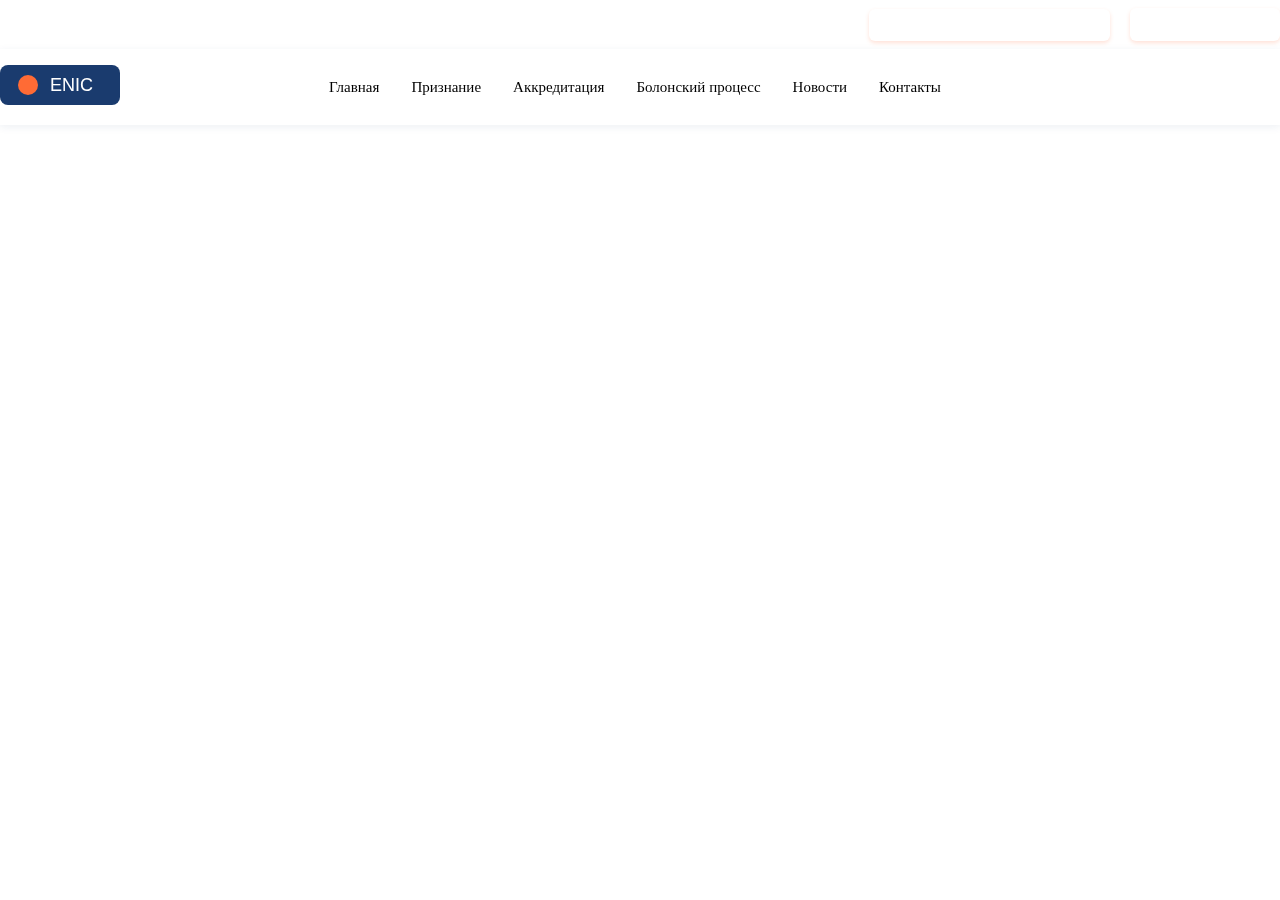
<file: header.html>
<!DOCTYPE html>
<header class="header">
    <div class="header__top">
        <div class="container">
            <div class="header__top-content">
                <div class="header__contacts">
                    <a href="tel:+77271234567" class="header__contact-item">
                        <svg width="16" height="16" viewBox="0 0 16 16" fill="none">
                            <path d="M14.5 11.5L12.5 9.5C12.2 9.2 11.7 9.1 11.3 9.3L9.8 10.1C9.1 9.7 8.3 9.3 7.5 8.9C6.7 8.1 6.3 7.3 5.9 6.6L6.7 5.1C6.9 4.7 6.8 4.2 6.5 3.9L4.5 1.9C4.2 1.6 3.7 1.5 3.3 1.7L1.5 2.5C1.1 2.7 0.8 3.1 0.8 3.6C0.8 9.2 5.2 13.6 10.8 13.6C11.3 13.6 11.7 13.3 11.9 12.9L12.7 11.1C12.9 10.7 12.8 10.2 12.5 9.9L14.5 11.5Z" fill="currentColor"/>
                        </svg>
                        +7 (727) 123-45-67
                    </a>
                    <a href="mailto:info@enic.kz" class="header__contact-item">
                        <svg width="16" height="16" viewBox="0 0 16 16" fill="none">
                            <path d="M14 3H2C1.4 3 1 3.4 1 4V12C1 12.6 1.4 13 2 13H14C14.6 13 15 12.6 15 12V4C15 3.4 14.6 3 14 3ZM13.4 4L8 8.5L2.6 4H13.4ZM2 12V4.8L7.7 9.4C7.8 9.5 7.9 9.5 8 9.5C8.1 9.5 8.2 9.5 8.3 9.4L14 4.8V12H2Z" fill="currentColor"/>
                        </svg>
                        info@enic.kz
                    </a>
                </div>
                <div class="header__top-right">
                    <button class="accessibility-btn" id="accessibilityToggle" aria-label="Версия для слабовидящих">
                        <svg width="20" height="20" viewBox="0 0 20 20" fill="none">
                            <path d="M10 2C5.58 2 2 5.58 2 10C2 14.42 5.58 18 10 18C14.42 18 18 14.42 18 10C18 5.58 14.42 2 10 2ZM10 16C6.69 16 4 13.31 4 10C4 6.69 6.69 4 10 4C13.31 4 16 6.69 16 10C16 13.31 13.31 16 10 16Z" fill="currentColor"/>
                            <path d="M10 6C8.34 6 7 7.34 7 9C7 10.66 8.34 12 10 12C11.66 12 13 10.66 13 9C13 7.34 11.66 6 10 6ZM10 10C9.45 10 9 9.55 9 9C9 8.45 9.45 8 10 8C10.55 8 11 8.45 11 9C11 9.55 10.55 10 10 10Z" fill="currentColor"/>
                        </svg>
                        <span data-translate="accessibility">Версия для слабовидящих</span>
                    </button>
                    <div class="language-switcher">
                        <button class="language-switch" data-lang="kk">ҚАЗ</button>
                        <button class="language-switch" data-lang="ru">РУС</button>
                        <button class="language-switch" data-lang="en">ENG</button>
                    </div>
                </div>
            </div>
        </div>
    </div>
    <div class="header__main">
        <div class="container">
            <div class="header__main-content">
                <a href="index.html" class="header__logo">
                    <img src="images/logo.svg" alt="ENIC" width="120" height="40">
                </a>
                <nav class="header__nav">
                    <ul class="header__menu">
                        <li><a href="index.html" data-translate="home">Главная</a></li>
                        <li><a href="recognition.html" data-translate="recognition">Признание</a></li>
                        <li><a href="accreditation.html" data-translate="accreditation">Аккредитация</a></li>
                        <li><a href="bologna.html" data-translate="bologna">Болонский процесс</a></li>
                        <li><a href="news.html" data-translate="news">Новости</a></li>
                        <li><a href="contacts.html" data-translate="contacts">Контакты</a></li>
                    </ul>
                </nav>
                <div class="header__actions">
                    <a href="application.html" class="btn btn-primary1" data-translate="apply">Подать заявку</a>
                    <button class="header__menu-toggle" aria-label="Меню">
                        <span></span>
                        <span></span>
                        <span></span>
                    </button>
                </div>
            </div>
        </div>
    </div>
</header>

<style>
/* Основные стили шапки */
.header {
    position: fixed;
    top: 0;
    left: 0;
    width: 100%;
    z-index: 1000;
    background: #fff;
}

/* Верхняя часть шапки */
.header__top {
    background: var(--color-primary);
    padding: 8px 0;
    color: #fff;
}

.header__top-content {
    display: flex;
    justify-content: space-between;
    align-items: center;
}

.header__contacts {
    display: flex;
    gap: 24px;
}

.header__contact-item {
    display: flex;
    align-items: center;
    gap: 8px;
    color: #fff;
    text-decoration: none;
    font-size: 14px;
    transition: opacity 0.3s;
}

.header__contact-item:hover {
    opacity: 0.8;
}

.header__top-right {
    display: flex;
    align-items: center;
    gap: 20px;
}

/* Основная часть шапки */
.header__main {
    background: #fff;
    box-shadow: 0 2px 8px rgba(26, 59, 110, 0.08);
    padding: 16px 0;
}

.header__main-content {
    display: flex;
    align-items: center;
    justify-content: space-between;
    gap: 40px;
}

.header__logo img {
    height: 40px;
    width: auto;
    transition: transform 0.3s;
}

.header__logo img:hover {
    transform: scale(1.05);
}

/* Навигация */
.header__nav {
    flex: 1;
}

.header__menu {
    display: flex;
    justify-content: center;
    gap: 32px;
    margin: 0;
    padding: 0;
    list-style: none;
}

.header__menu a {
    color: var(--color-primary);
    text-decoration: none;
    font-weight: 500;
    font-size: 15px;
    padding: 8px 0;
    position: relative;
    transition: color 0.3s;
}

.header__menu a::after {
    content: '';
    position: absolute;
    bottom: 0;
    left: 0;
    width: 0;
    height: 2px;
    background: var(--color-secondary);
    transition: width 0.3s;
}

.header__menu a:hover {
    color: var(--color-secondary);
}

.header__menu a:hover::after {
    width: 100%;
}

/* Кнопки и действия */
.header__actions {
    display: flex;
    align-items: center;
    gap: 24px;
}

.btn-primary1 {
    background: var(--color-secondary);
    color: #fff;
    padding: 10px 20px;
    border-radius: 6px;
    text-decoration: none;
    font-weight: 500;
    font-size: 15px;
    transition: all 0.3s;
    white-space: nowrap;
}

.btn-primary1:hover {
    background: #E55A2A;
    transform: translateY(-2px);
    box-shadow: 0 4px 12px rgba(255, 107, 53, 0.2);
}

/* Переключатель языка */
.language-switcher {
    display: flex;
    background: var(--color-secondary);
    padding: 4px;
    border-radius: 6px;
    gap: 4px;
    box-shadow: 0 2px 4px rgba(255, 107, 53, 0.2);
}

.language-switch {
    background: none;
    border: 1px solid rgba(255, 255, 255, 0.5);
    padding: 4px 8px;
    color: #fff;
    font-size: 13px;
    font-weight: 600;
    cursor: pointer;
    border-radius: 4px;
    transition: all 0.3s;
    min-width: 40px;
    text-align: center;
}

.language-switch.active {
    background: rgba(255, 255, 255, 0.2);
    color: #fff;
    border-color: #fff;
    box-shadow: 0 2px 4px rgba(0, 0, 0, 0.1);
}

.language-switch:hover:not(.active) {
    background: rgba(255, 255, 255, 0.2);
    color: #fff;
    border-color: #fff;
}

/* Кнопка мобильного меню */
.header__menu-toggle {
    display: none;
    background: none;
    border: none;
    padding: 8px;
    cursor: pointer;
}

.header__menu-toggle span {
    display: block;
    width: 24px;
    height: 2px;
    background: var(--color-primary);
    margin: 5px 0;
    transition: all 0.3s;
    transform-origin: center;
}

/* Адаптивность */
@media (max-width: 1200px) {
    .header__menu {
        gap: 24px;
    }
    
    .header__menu a {
        font-size: 14px;
    }
}

@media (max-width: 992px) {
    .header__top {
        display: none;
    }
    
    .header__main {
        padding: 12px 0;
    }
    
    .header__nav {
        display: none;
    }
    
    .header__menu-toggle {
        display: block;
    }
    
    .header__menu-toggle.active span:nth-child(1) {
        transform: translateY(7px) rotate(45deg);
    }
    
    .header__menu-toggle.active span:nth-child(2) {
        opacity: 0;
        transform: scale(0);
    }
    
    .header__menu-toggle.active span:nth-child(3) {
        transform: translateY(-7px) rotate(-45deg);
    }
    
    .header__nav.active {
        display: block;
        position: fixed;
        top: 72px;
        left: 0;
        width: 100%;
        height: calc(100vh - 72px);
        background: #fff;
        padding: 20px;
        box-shadow: 0 4px 12px rgba(26, 59, 110, 0.1);
    }
    
    .header__menu {
        flex-direction: column;
        gap: 0;
    }
    
    .header__menu li {
        border-bottom: 1px solid rgba(26, 59, 110, 0.1);
    }
    
    .header__menu a {
        display: block;
        padding: 16px 0;
        font-size: 16px;
    }
    
    .header__menu a::after {
        display: none;
    }
}

@media (max-width: 768px) {
    .header__main {
        padding: 10px 0;
    }
    
    .header__logo img {
        height: 35px;
    }
    
    .btn-primary1 {
        display: none;
    }
    
    .header__nav.active {
        top: 60px;
        height: calc(100vh - 60px);
    }
}

/* Стили для кнопки версии для слабовидящих */
.accessibility-btn {
    display: flex;
    align-items: center;
    gap: 8px;
    background: var(--color-secondary);
    border: none;
    padding: 6px 12px;
    border-radius: 6px;
    color: #fff;
    font-size: 14px;
    font-weight: 600;
    cursor: pointer;
    transition: all 0.3s;
    box-shadow: 0 2px 4px rgba(255, 107, 53, 0.2);
}

.accessibility-btn:hover {
    background: #E55A2A;
    transform: translateY(-1px);
    box-shadow: 0 4px 8px rgba(255, 107, 53, 0.3);
    color: #fff;
}

.accessibility-btn svg {
    width: 20px;
    height: 20px;
    color: #fff;
}

/* Стили для версии для слабовидящих */
body.accessibility-mode {
    font-size: 18px;
    line-height: 1.6;
    letter-spacing: 0.5px;
}

body.accessibility-mode * {
    font-family: Arial, sans-serif !important;
}

body.accessibility-mode .header__menu a,
body.accessibility-mode .btn,
body.accessibility-mode p,
body.accessibility-mode h1,
body.accessibility-mode h2,
body.accessibility-mode h3,
body.accessibility-mode h4,
body.accessibility-mode h5,
body.accessibility-mode h6 {
    font-weight: 700 !important;
}

body.accessibility-mode .header__menu a::after {
    height: 3px;
}

/* Адаптивность */
@media (max-width: 992px) {
    .accessibility-btn span {
        display: none;
    }
    
    .accessibility-btn {
        padding: 6px;
    }
}

@media (max-width: 768px) {
    .accessibility-btn {
        display: none;
    }
}
</style>

<script src="js/header.js"></script>
</file>
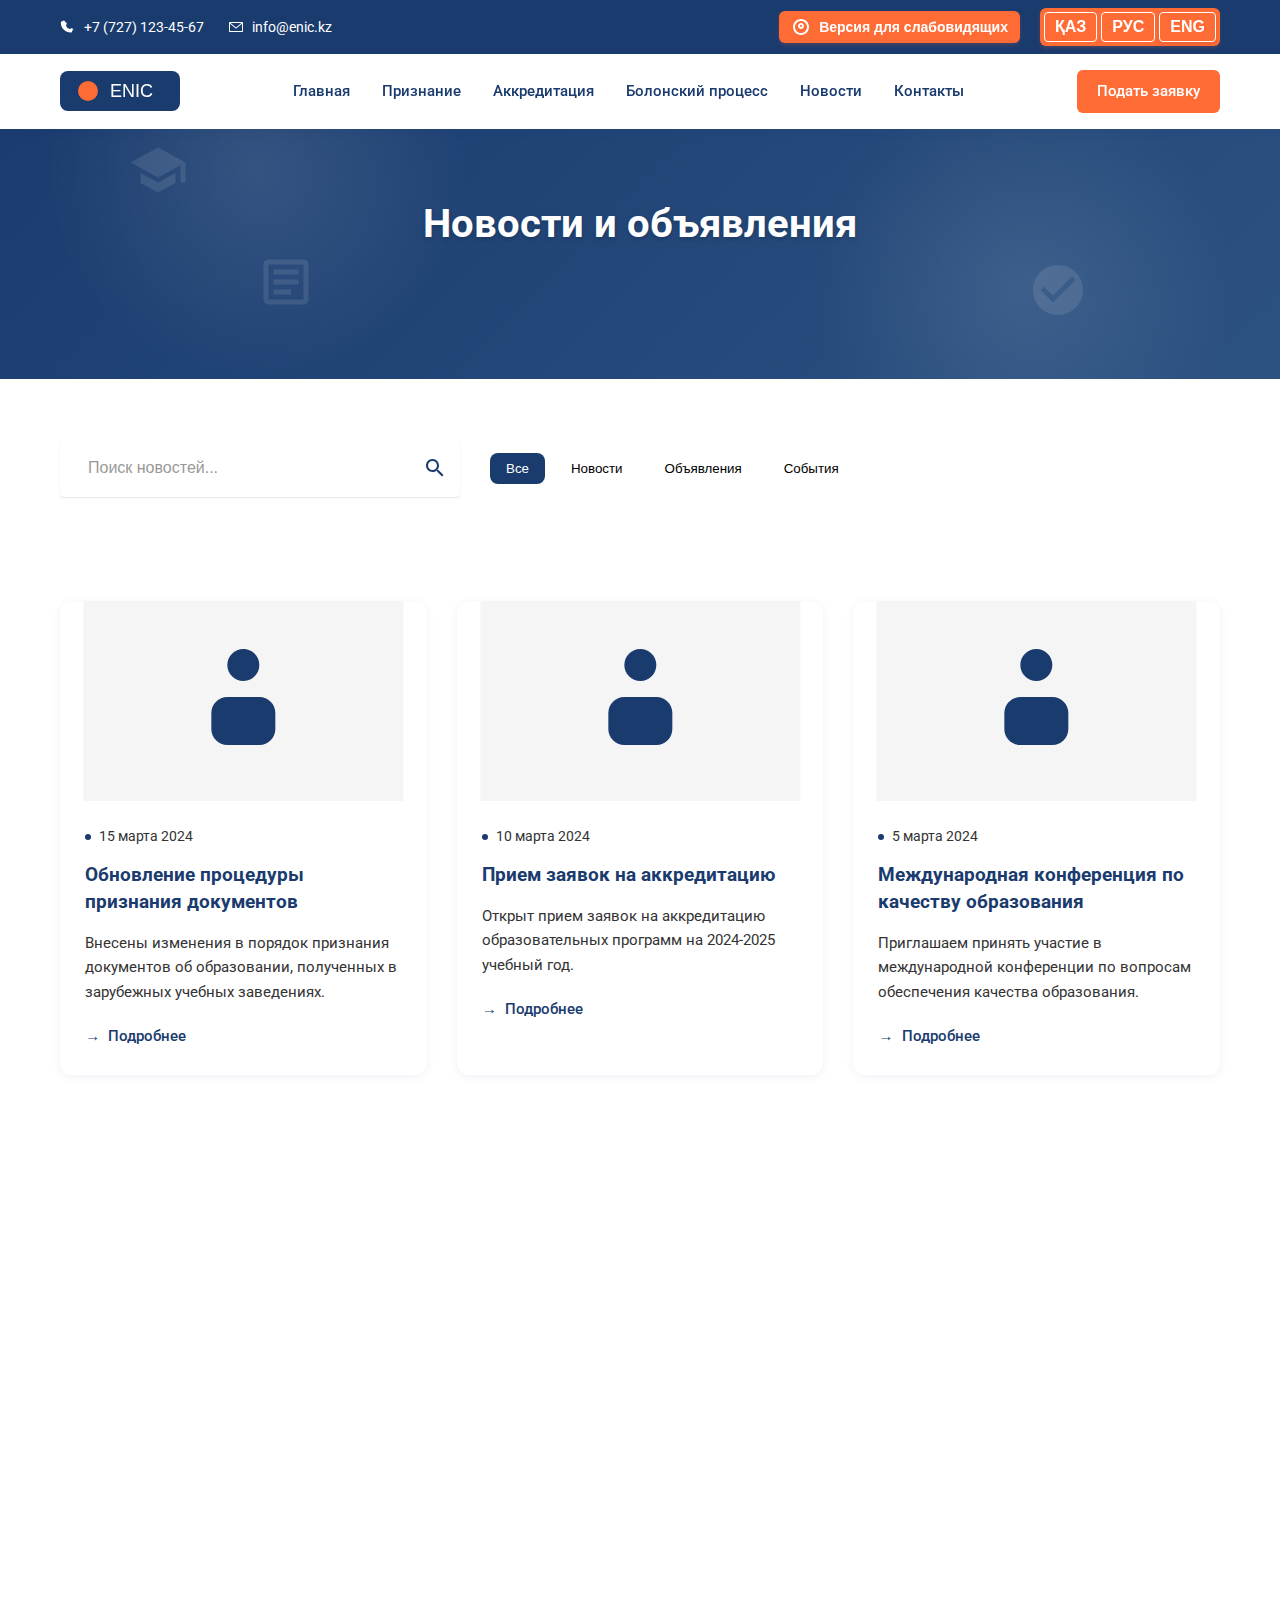
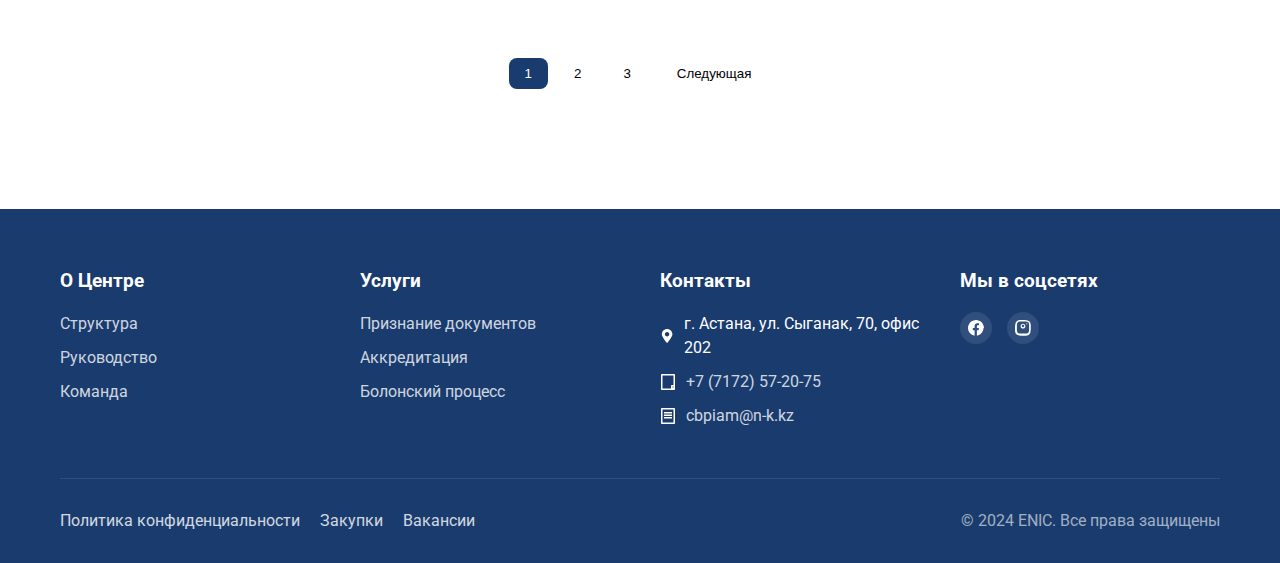
<file: news.html>
<!DOCTYPE html>
<html lang="kk">
<head>
    <meta charset="UTF-8">
    <meta name="viewport" content="width=device-width, initial-scale=1.0">
    <title data-translate>Новости - ENIC</title>
    <link rel="stylesheet" href="css/style.css">
    <link rel="stylesheet" href="css/form-styles.css">
    <link rel="stylesheet" href="css/animations.css">
    <link rel="stylesheet" href="css/mobile.css">
    <link rel="stylesheet" href="css/header.css">
    <link rel="stylesheet" href="css/mobile-nav.css">
    <link href="https://fonts.googleapis.com/css?family=Roboto:400,500,700&display=swap" rel="stylesheet">
</head>
<body>
    <!-- Подключаем шапку -->
    <div id="header"></div>

    <main>
        <!-- Баннер -->
        <section class="page-banner">
            <div class="floating-elements">
                <div class="floating-element">
                    <svg width="60" height="60" viewBox="0 0 24 24" fill="none" xmlns="http://www.w3.org/2000/svg">
                        <path d="M12 3L1 9L12 15L21 10.09V17H23V9M5 13.18V17.18L12 21L19 17.18V13.18L12 17L5 13.18Z" fill="currentColor"/>
                    </svg>
                </div>
                <div class="floating-element">
                    <svg width="60" height="60" viewBox="0 0 24 24" fill="none" xmlns="http://www.w3.org/2000/svg">
                        <path d="M12 2C6.48 2 2 6.48 2 12C2 17.52 6.48 22 12 22C17.52 22 22 17.52 22 12C22 6.48 17.52 2 12 2ZM10 17L5 12L6.41 10.59L10 14.17L17.59 6.58L19 8L10 17Z" fill="currentColor"/>
                    </svg>
                </div>
                <div class="floating-element">
                    <svg width="60" height="60" viewBox="0 0 24 24" fill="none" xmlns="http://www.w3.org/2000/svg">
                        <path d="M19 3H5C3.9 3 3 3.9 3 5V19C3 20.1 3.9 21 5 21H19C20.1 21 21 20.1 21 19V5C21 3.9 20.1 3 19 3ZM19 19H5V5H19V19Z" fill="currentColor"/>
                        <path d="M7 7H17V9H7V7ZM7 11H17V13H7V11ZM7 15H14V17H7V15Z" fill="currentColor"/>
                    </svg>
                </div>
            </div>
            <div class="container">
                <h1 data-translate>Новости и объявления</h1>
                <p data-translate>Актуальная информация о деятельности центра, изменениях в законодательстве и важных событиях в сфере образования</p>
            </div>
        </section>

        <!-- Основной контент -->
        <section class="news-content">
            <div class="container">
                <!-- Фильтры и поиск -->
                <div class="news-filters">
                    <div class="search-box">
                        <input type="text" id="newsSearch" placeholder="Поиск новостей..." data-translate>
                        <button type="button" class="search-btn">
                            <svg width="24" height="24" viewBox="0 0 24 24" fill="none" xmlns="http://www.w3.org/2000/svg">
                                <path d="M15.5 14H14.71L14.43 13.73C15.41 12.59 16 11.11 16 9.5C16 5.91 13.09 3 9.5 3C5.91 3 3 5.91 3 9.5C3 13.09 5.91 16 9.5 16C11.11 16 12.59 15.41 13.73 14.43L14 14.71V15.5L19 20.49L20.49 19L15.5 14ZM9.5 14C7.01 14 5 11.99 5 9.5C5 7.01 7.01 5 9.5 5C11.99 5 14 7.01 14 9.5C14 11.99 11.99 14 9.5 14Z" fill="currentColor"/>
                            </svg>
                        </button>
                    </div>
                    <div class="filter-buttons">
                        <button type="button" class="filter-btn active" data-category="all" data-translate>Все</button>
                        <button type="button" class="filter-btn" data-category="news" data-translate>Новости</button>
                        <button type="button" class="filter-btn" data-category="announcements" data-translate>Объявления</button>
                        <button type="button" class="filter-btn" data-category="events" data-translate>События</button>
                    </div>
                </div>

                <!-- Список новостей -->
                <div class="news-grid">
                    <!-- Новость 1 -->
                    <article class="news-card" data-category="news">
                        <div class="news-card__image">
                            <svg width="400" height="250" viewBox="0 0 400 250" fill="none">
                                <rect width="400" height="250" fill="#F5F5F5"/>
                                <path d="M200 100C211.046 100 220 91.0457 220 80C220 68.9543 211.046 60 200 60C188.954 60 180 68.9543 180 80C180 91.0457 188.954 100 200 100Z" fill="#1A3B6E"/>
                                <path d="M160 140C160 128.954 168.954 120 180 120H220C231.046 120 240 128.954 240 140V160C240 171.046 231.046 180 220 180H180C168.954 180 160 171.046 160 160V140Z" fill="#1A3B6E"/>
                            </svg>
                        </div>
                        <div class="news-card__content">
                            <div class="news-date">15 марта 2024</div>
                            <h3 data-translate>Обновление процедуры признания документов</h3>
                            <p data-translate>Внесены изменения в порядок признания документов об образовании, полученных в зарубежных учебных заведениях.</p>
                            <a href="#" class="read-more" data-translate>Подробнее</a>
                        </div>
                    </article>

                    <!-- Новость 2 -->
                    <article class="news-card" data-category="announcements">
                        <div class="news-card__image">
                            <svg width="400" height="250" viewBox="0 0 400 250" fill="none">
                                <rect width="400" height="250" fill="#F5F5F5"/>
                                <path d="M200 100C211.046 100 220 91.0457 220 80C220 68.9543 211.046 60 200 60C188.954 60 180 68.9543 180 80C180 91.0457 188.954 100 200 100Z" fill="#1A3B6E"/>
                                <path d="M160 140C160 128.954 168.954 120 180 120H220C231.046 120 240 128.954 240 140V160C240 171.046 231.046 180 220 180H180C168.954 180 160 171.046 160 160V140Z" fill="#1A3B6E"/>
                            </svg>
                        </div>
                        <div class="news-card__content">
                            <div class="news-date">10 марта 2024</div>
                            <h3 data-translate>Прием заявок на аккредитацию</h3>
                            <p data-translate>Открыт прием заявок на аккредитацию образовательных программ на 2024-2025 учебный год.</p>
                            <a href="#" class="read-more" data-translate>Подробнее</a>
                        </div>
                    </article>

                    <!-- Новость 3 -->
                    <article class="news-card" data-category="events">
                        <div class="news-card__image">
                            <svg width="400" height="250" viewBox="0 0 400 250" fill="none">
                                <rect width="400" height="250" fill="#F5F5F5"/>
                                <path d="M200 100C211.046 100 220 91.0457 220 80C220 68.9543 211.046 60 200 60C188.954 60 180 68.9543 180 80C180 91.0457 188.954 100 200 100Z" fill="#1A3B6E"/>
                                <path d="M160 140C160 128.954 168.954 120 180 120H220C231.046 120 240 128.954 240 140V160C240 171.046 231.046 180 220 180H180C168.954 180 160 171.046 160 160V140Z" fill="#1A3B6E"/>
                            </svg>
                        </div>
                        <div class="news-card__content">
                            <div class="news-date">5 марта 2024</div>
                            <h3 data-translate>Международная конференция по качеству образования</h3>
                            <p data-translate>Приглашаем принять участие в международной конференции по вопросам обеспечения качества образования.</p>
                            <a href="#" class="read-more" data-translate>Подробнее</a>
                        </div>
                    </article>

                    <!-- Новость 4 -->
                    <article class="news-card" data-category="news">
                        <div class="news-card__image">
                            <svg width="400" height="250" viewBox="0 0 400 250" fill="none">
                                <rect width="400" height="250" fill="#F5F5F5"/>
                                <path d="M200 100C211.046 100 220 91.0457 220 80C220 68.9543 211.046 60 200 60C188.954 60 180 68.9543 180 80C180 91.0457 188.954 100 200 100Z" fill="#1A3B6E"/>
                                <path d="M160 140C160 128.954 168.954 120 180 120H220C231.046 120 240 128.954 240 140V160C240 171.046 231.046 180 220 180H180C168.954 180 160 171.046 160 160V140Z" fill="#1A3B6E"/>
                            </svg>
                        </div>
                        <div class="news-card__content">
                            <div class="news-date">1 марта 2024</div>
                            <h3 data-translate>Новые партнерства с европейскими университетами</h3>
                            <p data-translate>Подписаны соглашения о сотрудничестве с ведущими университетами Европы.</p>
                            <a href="#" class="read-more" data-translate>Подробнее</a>
                        </div>
                    </article>

                    <!-- Новость 5 -->
                    <article class="news-card" data-category="announcements">
                        <div class="news-card__image">
                            <svg width="400" height="250" viewBox="0 0 400 250" fill="none">
                                <rect width="400" height="250" fill="#F5F5F5"/>
                                <path d="M200 100C211.046 100 220 91.0457 220 80C220 68.9543 211.046 60 200 60C188.954 60 180 68.9543 180 80C180 91.0457 188.954 100 200 100Z" fill="#1A3B6E"/>
                                <path d="M160 140C160 128.954 168.954 120 180 120H220C231.046 120 240 128.954 240 140V160C240 171.046 231.046 180 220 180H180C168.954 180 160 171.046 160 160V140Z" fill="#1A3B6E"/>
                            </svg>
                        </div>
                        <div class="news-card__content">
                            <div class="news-date">25 февраля 2024</div>
                            <h3 data-translate>Обновление графика работы</h3>
                            <p data-translate>Изменен график работы центра в связи с проведением технических работ.</p>
                            <a href="#" class="read-more" data-translate>Подробнее</a>
                        </div>
                    </article>

                    <!-- Новость 6 -->
                    <article class="news-card" data-category="events">
                        <div class="news-card__image">
                            <svg width="400" height="250" viewBox="0 0 400 250" fill="none">
                                <rect width="400" height="250" fill="#F5F5F5"/>
                                <path d="M200 100C211.046 100 220 91.0457 220 80C220 68.9543 211.046 60 200 60C188.954 60 180 68.9543 180 80C180 91.0457 188.954 100 200 100Z" fill="#1A3B6E"/>
                                <path d="M160 140C160 128.954 168.954 120 180 120H220C231.046 120 240 128.954 240 140V160C240 171.046 231.046 180 220 180H180C168.954 180 160 171.046 160 160V140Z" fill="#1A3B6E"/>
                            </svg>
                        </div>
                        <div class="news-card__content">
                            <div class="news-date">20 февраля 2024</div>
                            <h3 data-translate>День открытых дверей</h3>
                            <p data-translate>Приглашаем на день открытых дверей, где вы сможете узнать больше о наших услугах.</p>
                            <a href="#" class="read-more" data-translate>Подробнее</a>
                        </div>
                    </article>
                </div>

                <!-- Пагинация -->
                <div class="pagination">
                    <button type="button" class="pagination-btn active">1</button>
                    <button type="button" class="pagination-btn">2</button>
                    <button type="button" class="pagination-btn">3</button>
                    <button type="button" class="pagination-btn next" data-translate>Следующая</button>
                </div>
            </div>
        </section>
    </main>

    <!-- Подключаем подвал -->
    <footer class="footer" id="footer"></footer>

    <script src="js/translations.js"></script>
    <script src="js/main.js"></script>
    <script src="js/header.js"></script>
    <script src="js/mobile-nav.js"></script>
    <script src="js/header-footer-upload.js"></script>
    <script src="js/news.js"></script>

    <style>
        .page-banner {
            background: linear-gradient(135deg, var(--color-primary) 0%, #2c5282 100%);
            color: #fff;
            padding: 120px 0 60px;
            text-align: center;
            position: relative;
            overflow: hidden;
        }

        .page-banner::before {
            content: '';
            position: absolute;
            top: 0;
            left: 0;
            right: 0;
            bottom: 0;
            background: url('data:image/svg+xml,<svg width="20" height="20" viewBox="0 0 20 20" xmlns="http://www.w3.org/2000/svg"><circle cx="2" cy="2" r="1" fill="rgba(255,255,255,0.1)"/></svg>') repeat;
            opacity: 0.1;
            animation: patternMove 20s linear infinite;
        }

        .page-banner::after {
            content: '';
            position: absolute;
            top: 0;
            left: 0;
            right: 0;
            bottom: 0;
            background: radial-gradient(circle at 20% 30%, rgba(255,255,255,0.1) 0%, transparent 20%),
                        radial-gradient(circle at 80% 70%, rgba(255,255,255,0.1) 0%, transparent 20%);
            animation: gradientMove 15s ease-in-out infinite;
        }

        .floating-elements {
            position: absolute;
            top: 0;
            left: 0;
            right: 0;
            bottom: 0;
            pointer-events: none;
        }

        .floating-element {
            position: absolute;
            opacity: 0.1;
            animation: float 10s ease-in-out infinite;
        }

        .floating-element:nth-child(1) {
            top: 20%;
            left: 10%;
            animation-delay: 0s;
        }

        .floating-element:nth-child(2) {
            top: 60%;
            right: 15%;
            animation-delay: -2s;
        }

        .floating-element:nth-child(3) {
            bottom: 20%;
            left: 20%;
            animation-delay: -4s;
        }

        .page-banner .container {
            position: relative;
            z-index: 2;
        }

        .page-banner h1 {
            color: #fff;
            margin-bottom: 20px;
            font-size: 2.5rem;
            text-shadow: 0 2px 4px rgba(0,0,0,0.2);
            animation: fadeInDown 0.8s ease-out forwards;
            position: relative;
        }

        .page-banner h1::after {
            content: '';
            position: absolute;
            bottom: -10px;
            left: 50%;
            transform: translateX(-50%);
            width: 60px;
            height: 3px;
            background: var(--color-secondary);
            border-radius: 2px;
            animation: lineGrow 0.8s ease-out 0.5s forwards;
            transform: scaleX(0);
        }

        .page-banner p {
            max-width: 800px;
            margin: 0 auto;
            opacity: 0.9;
            animation: fadeInUp 0.8s ease-out 0.2s forwards;
            opacity: 0;
            line-height: 1.6;
        }

        @keyframes fadeInDown {
            from {
                opacity: 0;
                transform: translateY(-30px);
            }
            to {
                opacity: 1;
                transform: translateY(0);
            }
        }

        @keyframes fadeInUp {
            from {
                opacity: 0;
                transform: translateY(30px);
            }
            to {
                opacity: 1;
                transform: translateY(0);
            }
        }

        @keyframes patternMove {
            0% {
                background-position: 0 0;
            }
            100% {
                background-position: 100px 100px;
            }
        }

        @keyframes gradientMove {
            0% {
                background-position: 0% 0%;
            }
            50% {
                background-position: 100% 100%;
            }
            100% {
                background-position: 0% 0%;
            }
        }

        @keyframes lineGrow {
            from {
                transform: translateX(-50%) scaleX(0);
            }
            to {
                transform: translateX(-50%) scaleX(1);
            }
        }

        @keyframes float {
            0% {
                transform: translate(0, 0) rotate(0deg);
            }
            50% {
                transform: translate(20px, 20px) rotate(180deg);
            }
            100% {
                transform: translate(0, 0) rotate(360deg);
            }
        }

        @media (max-width: 768px) {
            .page-banner {
                padding: 100px 0 40px;
            }

            .page-banner h1 {
                font-size: 1.8rem;
            }
            
            .page-banner p {
                font-size: 1rem;
                padding: 0 20px;
            }
        }

        .news-content {
            padding: 60px 0;
        }

        .news-filters {
            display: flex;
            align-items: center;
            gap: 30px;
            margin-bottom: 40px;
        }

        .search-box {
            position: relative;
            width: 400px;
        }

        .search-box input {
            width: 100%;
            padding: 12px 45px 12px 20px;
            border: 2px solid var(--color-border);
            border-radius: 8px;
            font-size: 1rem;
            color: var(--color-text);
            background: #fff;
            transition: all 0.3s cubic-bezier(0.4, 0, 0.2, 1);
        }

        .search-box input::placeholder {
            color: #999;
            transition: opacity 0.3s ease;
        }

        .search-box input:focus {
            outline: none;
            border-color: var(--color-primary);
            box-shadow: 0 0 0 4px rgba(26, 59, 110, 0.1);
        }

        .search-box input:focus::placeholder {
            opacity: 0.7;
        }

        .search-btn {
            position: absolute;
            right: 5px;
            top: 50%;
            transform: translateY(-50%);
            background: transparent;
            border: none;
            width: 40px;
            height: 40px;
            display: flex;
            align-items: center;
            justify-content: center;
            cursor: pointer;
            transition: all 0.3s ease;
            border-radius: 6px;
        }

        .search-btn svg {
            color: var(--color-primary);
            transition: all 0.3s cubic-bezier(0.4, 0, 0.2, 1);
        }

        .search-btn:hover {
            background: rgba(26, 59, 110, 0.1);
        }

        .search-btn:hover svg {
            transform: scale(1.1) rotate(5deg);
        }

        .search-btn:active {
            transform: translateY(-50%) scale(0.95);
        }

        .filter-buttons {
            display: flex;
            gap: 10px;
            flex-wrap: wrap;
        }

        .filter-btn {
            background: #fff;
            border: 1px solid var(--color-border);
            border-radius: 8px;
            padding: 8px 16px;
            cursor: pointer;
            transition: all 0.3s ease;
        }

        .filter-btn.active {
            background: var(--color-primary);
            color: #fff;
            border-color: var(--color-primary);
        }

        .news-grid {
            display: grid;
            grid-template-columns: repeat(3, 1fr);
            gap: 30px;
            margin-bottom: 40px;
        }

        .news-card {
            background: #fff;
            border-radius: 12px;
            overflow: hidden;
            box-shadow: 0 2px 8px rgba(26,59,110,0.07);
            transition: all 0.4s cubic-bezier(0.4, 0, 0.2, 1);
            opacity: 0;
            transform: translateY(20px);
            animation: fadeInUp 0.6s ease-out forwards;
        }

        .news-card:nth-child(1) { animation-delay: 0.1s; }
        .news-card:nth-child(2) { animation-delay: 0.2s; }
        .news-card:nth-child(3) { animation-delay: 0.3s; }
        .news-card:nth-child(4) { animation-delay: 0.4s; }
        .news-card:nth-child(5) { animation-delay: 0.5s; }
        .news-card:nth-child(6) { animation-delay: 0.6s; }

        .news-card:hover {
            transform: translateY(-10px);
            box-shadow: 0 10px 30px rgba(26,59,110,0.15);
        }

        .news-card__image {
            position: relative;
            height: 200px;
            overflow: hidden;
        }

        .news-card__image svg {
            width: 100%;
            height: 100%;
            object-fit: cover;
            transition: transform 0.4s ease;
        }

        .news-card:hover .news-card__image svg {
            transform: scale(1.1);
        }

        .news-card__content {
            padding: 25px;
            position: relative;
        }

        .news-date {
            color: var(--color-text-light);
            font-size: 14px;
            margin-bottom: 15px;
            display: flex;
            align-items: center;
            gap: 8px;
        }

        .news-date::before {
            content: '';
            display: inline-block;
            width: 6px;
            height: 6px;
            background: var(--color-primary);
            border-radius: 50%;
        }

        .news-card__content h3 {
            color: var(--color-primary);
            margin-bottom: 15px;
            font-size: 1.2rem;
            line-height: 1.4;
            transition: color 0.3s ease;
        }

        .news-card:hover .news-card__content h3 {
            color: var(--color-secondary);
        }

        .news-card__content p {
            color: var(--color-text);
            margin-bottom: 20px;
            font-size: 0.95rem;
            line-height: 1.6;
        }

        .read-more {
            display: inline-flex;
            align-items: center;
            gap: 8px;
            color: var(--color-primary);
            text-decoration: none;
            font-weight: 500;
            font-size: 0.95rem;
            transition: all 0.3s ease;
            position: relative;
            padding-bottom: 2px;
        }

        .read-more::after {
            content: '';
            position: absolute;
            bottom: 0;
            left: 0;
            width: 100%;
            height: 2px;
            background: var(--color-primary);
            transform: scaleX(0);
            transform-origin: right;
            transition: transform 0.3s ease;
        }

        .read-more:hover {
            color: var(--color-secondary);
        }

        .read-more:hover::after {
            transform: scaleX(1);
            transform-origin: left;
        }

        .read-more::before {
            content: '→';
            transition: transform 0.3s ease;
        }

        .read-more:hover::before {
            transform: translateX(4px);
        }

        @keyframes fadeInUp {
            from {
                opacity: 0;
                transform: translateY(20px);
            }
            to {
                opacity: 1;
                transform: translateY(0);
            }
        }

        .pagination {
            display: flex;
            justify-content: center;
            gap: 10px;
        }

        .pagination-btn {
            background: #fff;
            border: 1px solid var(--color-border);
            border-radius: 8px;
            padding: 8px 16px;
            cursor: pointer;
            transition: all 0.3s ease;
        }

        .pagination-btn.active {
            background: var(--color-primary);
            color: #fff;
            border-color: var(--color-primary);
        }

        .pagination-btn.next {
            padding: 8px 20px;
        }

        @media (max-width: 1200px) {
            .news-filters {
                flex-direction: column;
                align-items: stretch;
                gap: 20px;
            }

            .search-box {
                width: 100%;
            }

            .news-grid {
                grid-template-columns: repeat(2, 1fr);
            }
        }

        @media (max-width: 768px) {
            .page-banner {
                padding: 100px 0 40px;
            }

            .news-content {
                padding: 40px 0;
            }

            .news-grid {
                grid-template-columns: 1fr;
            }

            .filter-buttons {
                justify-content: center;
            }

            .search-box input {
                padding: 10px 40px 10px 15px;
                font-size: 0.95rem;
            }

            .search-btn {
                width: 35px;
                height: 35px;
            }

            .news-card__content {
                padding: 20px;
            }

            .news-card__content h3 {
                font-size: 1.1rem;
            }
        }
    </style>
</body>
</html>
</file>
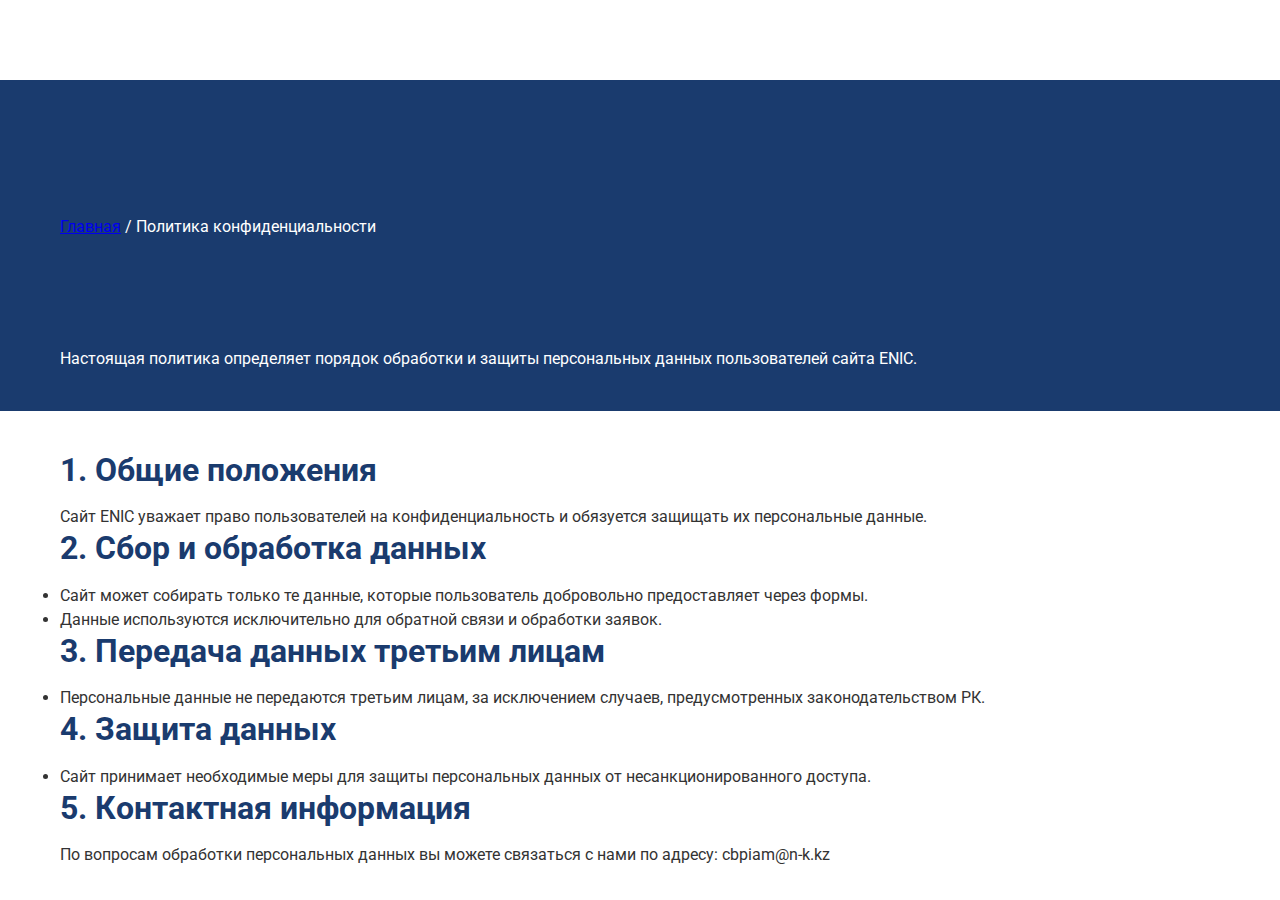
<file: privacy.html>
<!DOCTYPE html>
<html lang="kk">
<head>
    <meta charset="UTF-8">
    <meta name="viewport" content="width=device-width, initial-scale=1.0">
    <title data-translate>Политика конфиденциальности | ENIC</title>
    <link rel="stylesheet" href="css/style.css">
    <link rel="stylesheet" href="css/form-styles.css">
    <link rel="stylesheet" href="css/animations.css">
    <link rel="stylesheet" href="css/mobile.css">
    <link rel="stylesheet" href="css/header.css">
    <link rel="stylesheet" href="css/mobile-nav.css">
    <link href="https://fonts.googleapis.com/css?family=Roboto:400,500,700&display=swap" rel="stylesheet">
</head>
<body>
    <main>
        <!-- Хлебные крошки и заголовок -->
        <section class="page-header">
            <div class="container">
                <div class="breadcrumbs">
                    <a href="index.html" data-translate>Главная</a> / <span data-translate>Политика конфиденциальности</span>
                </div>
                <h1 data-translate>Политика конфиденциальности</h1>
                <p data-translate>Настоящая политика определяет порядок обработки и защиты персональных данных пользователей сайта ENIC.</p>
            </div>
        </section>

        <!-- Основные положения -->
        <section class="privacy-main">
            <div class="container">
                <h2 data-translate>1. Общие положения</h2>
                <p data-translate>Сайт ENIC уважает право пользователей на конфиденциальность и обязуется защищать их персональные данные.</p>

                <h2 data-translate>2. Сбор и обработка данных</h2>
                <ul>
                    <li data-translate>Сайт может собирать только те данные, которые пользователь добровольно предоставляет через формы.</li>
                    <li data-translate>Данные используются исключительно для обратной связи и обработки заявок.</li>
                </ul>

                <h2 data-translate>3. Передача данных третьим лицам</h2>
                <ul>
                    <li data-translate>Персональные данные не передаются третьим лицам, за исключением случаев, предусмотренных законодательством РК.</li>
                </ul>

                <h2 data-translate>4. Защита данных</h2>
                <ul>
                    <li data-translate>Сайт принимает необходимые меры для защиты персональных данных от несанкционированного доступа.</li>
                </ul>

                <h2 data-translate>5. Контактная информация</h2>
                <p data-translate>По вопросам обработки персональных данных вы можете связаться с нами по адресу: cbpiam@n-k.kz</p>
            </div>
        </section>
    </main>
    <script src="js/translations.js"></script>
    <script src="js/main.js"></script>
    <script src="js/header.js"></script>
    <script src="js/mobile-nav.js"></script>
    <script src="js/header-footer-upload.js"></script>
</body>
</html>
</file>
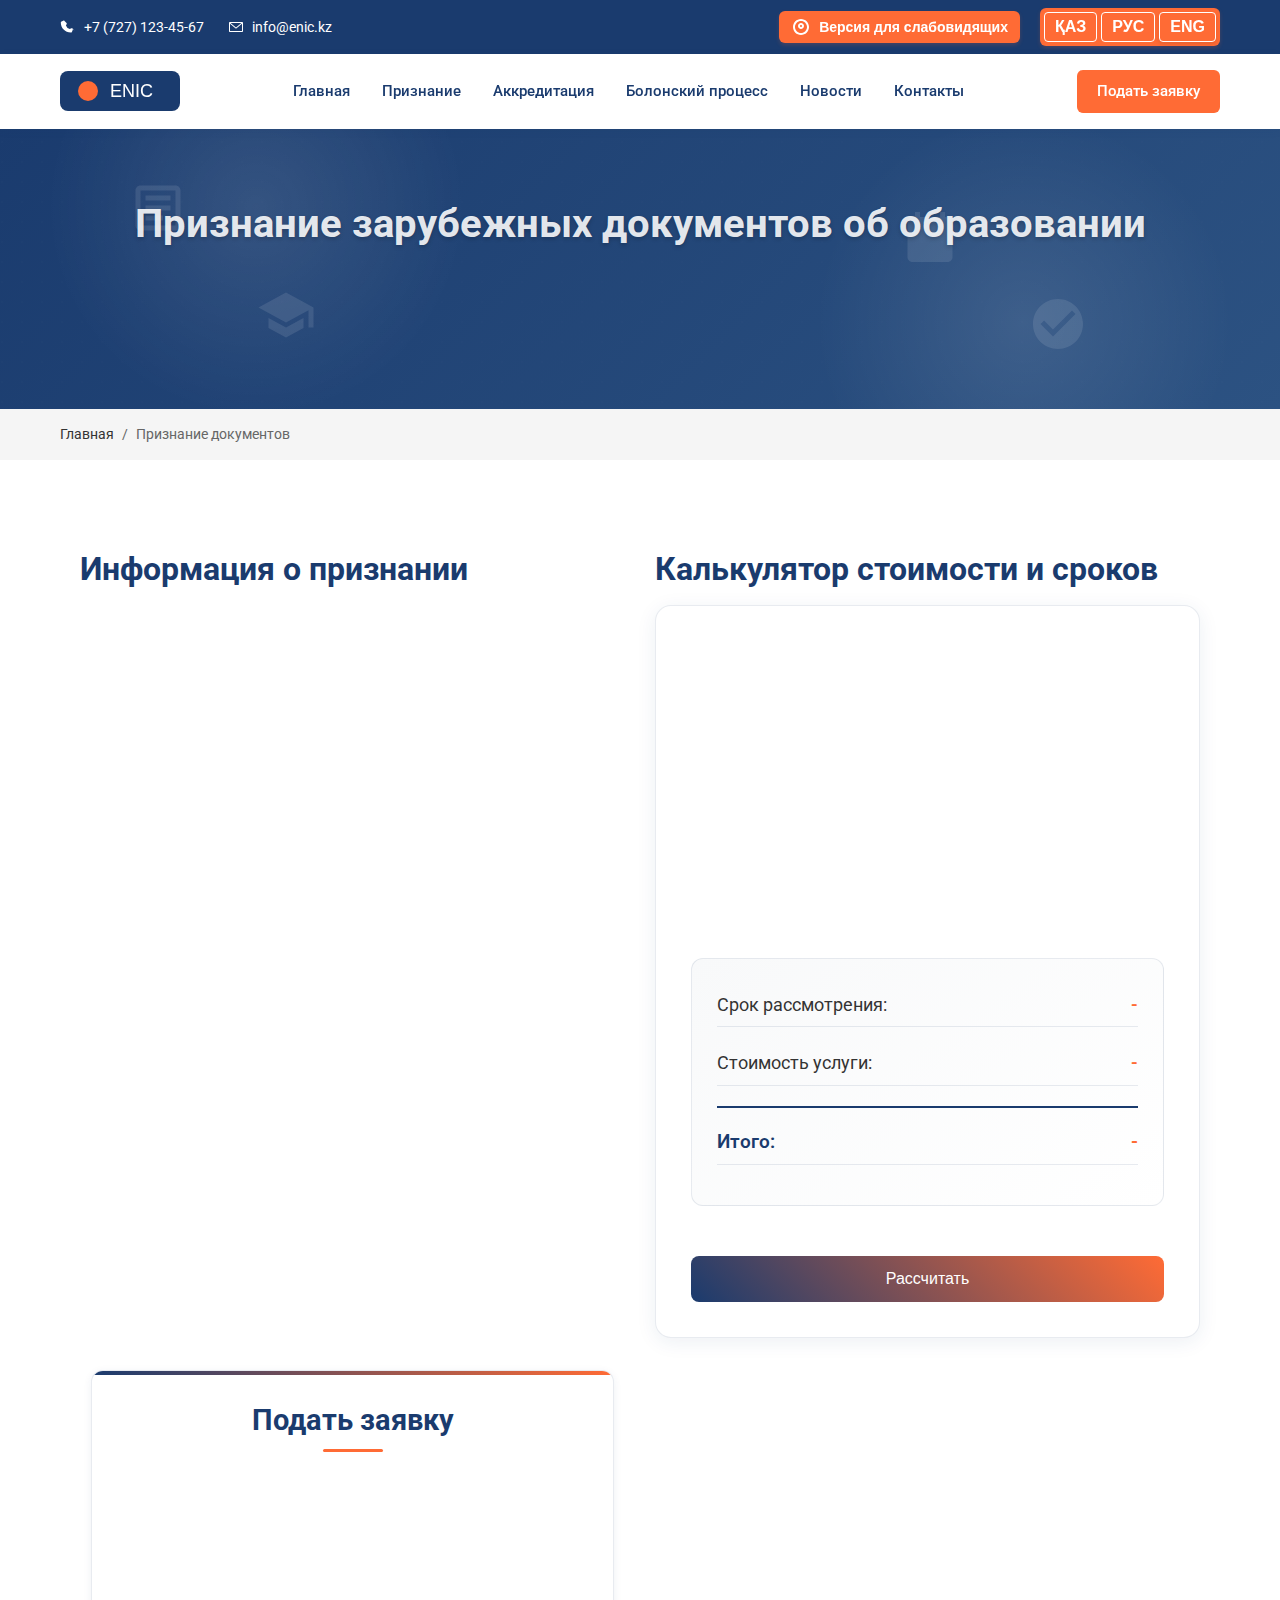
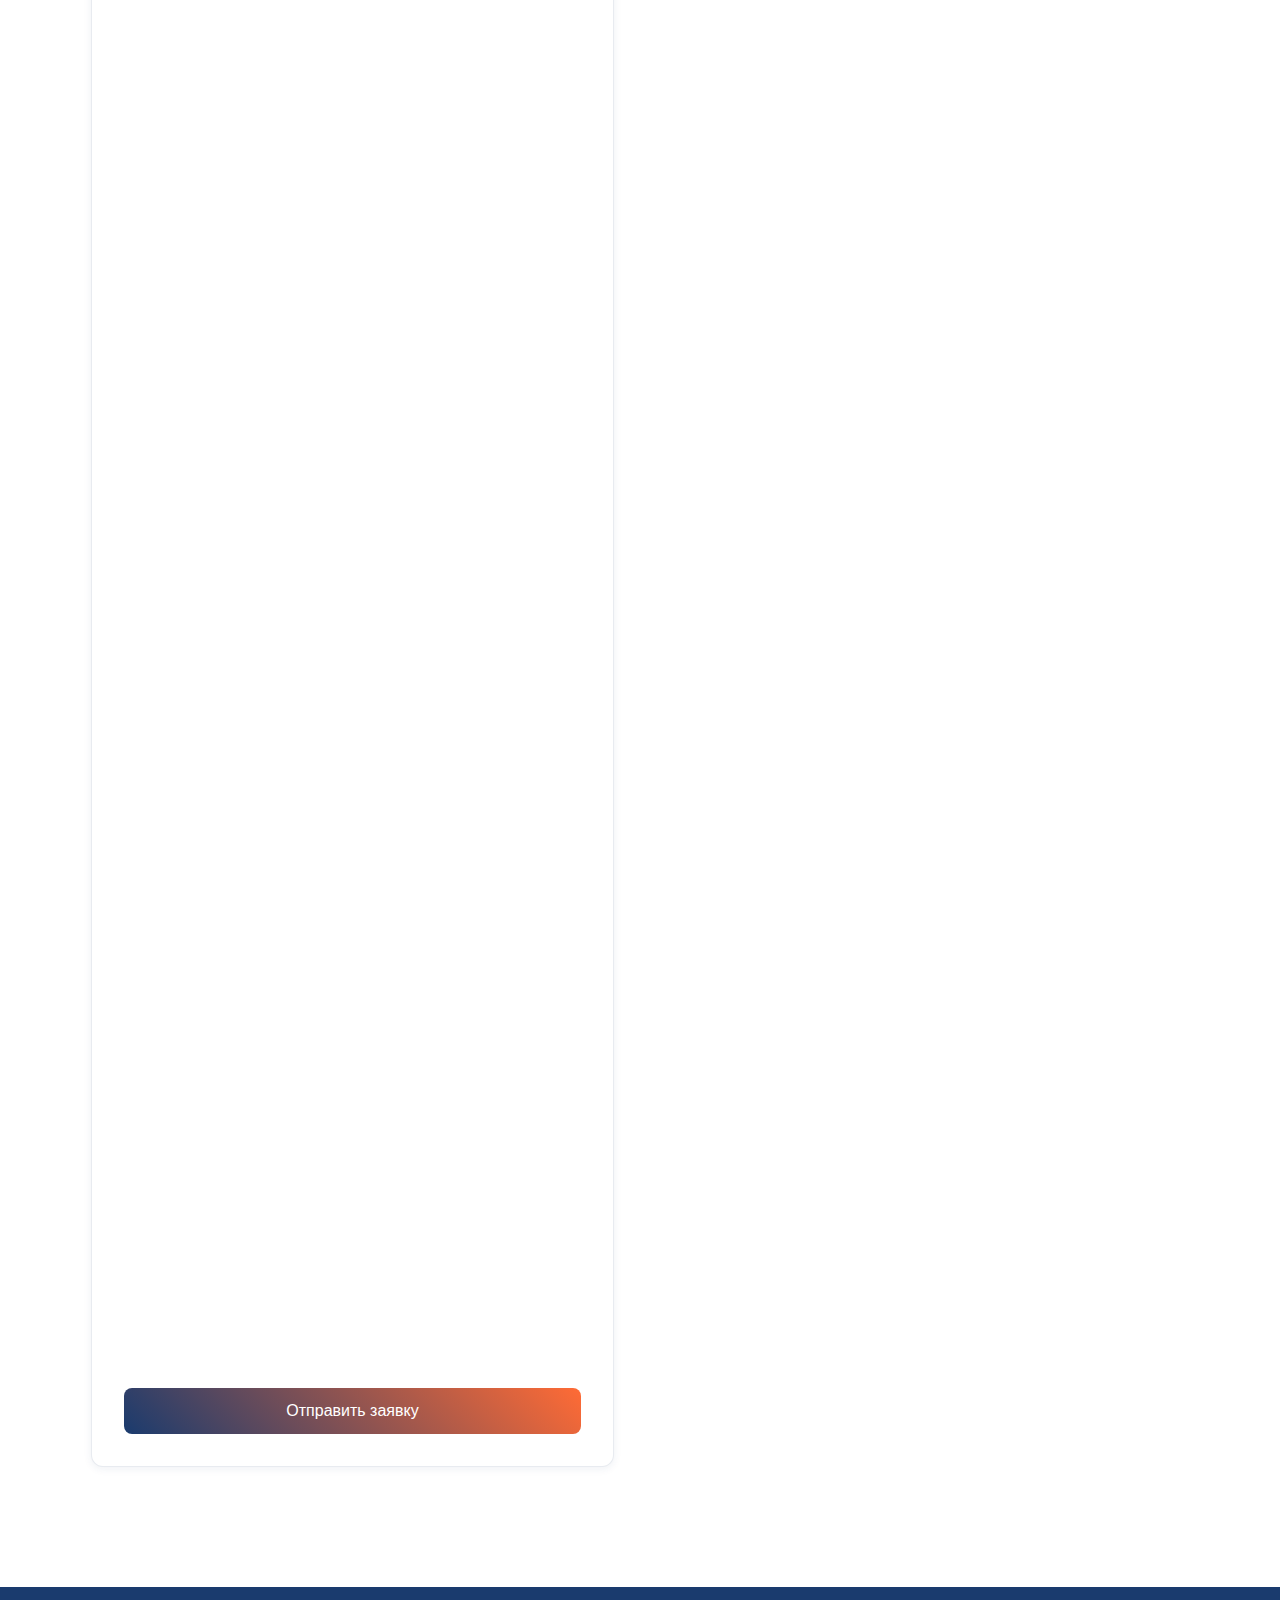
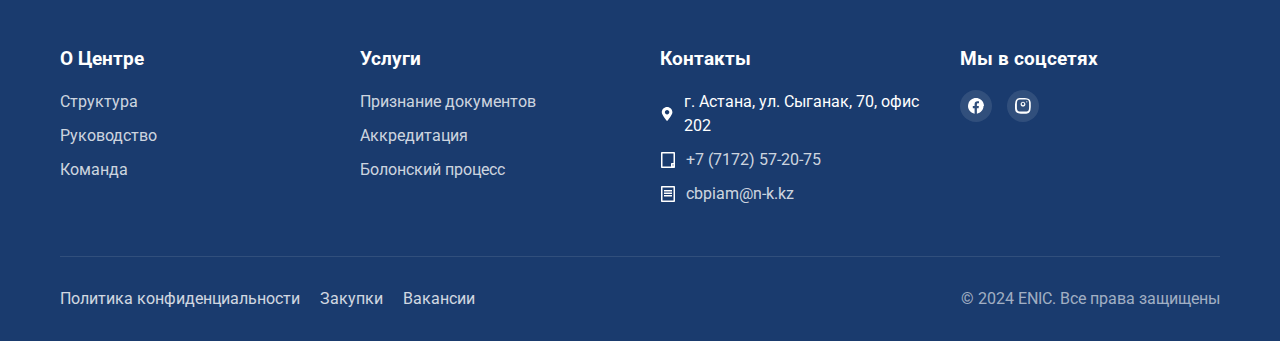
<file: recognition.html>
<!DOCTYPE html>
<html lang="kk">
<head>
    <meta charset="UTF-8">
    <meta name="viewport" content="width=device-width, initial-scale=1.0">
    <title data-translate>Признание документов - ENIC</title>
    <link rel="stylesheet" href="css/style.css">
    <link rel="stylesheet" href="css/form-styles.css">
    <link rel="stylesheet" href="css/animations.css">
    <link rel="stylesheet" href="css/mobile.css">
    <link rel="stylesheet" href="css/header.css">
    <link rel="stylesheet" href="css/mobile-nav.css">
    <link href="https://fonts.googleapis.com/css?family=Roboto:400,500,700&display=swap" rel="stylesheet">
    <style>
        body {
            margin: 0;
            padding: 0;
            min-height: 100vh;
            display: flex;
            flex-direction: column;
        }

        main {
            flex: 1;
            margin-top: 120px; /* Отступ для шапки */
        }

        .page-banner {
            background: linear-gradient(135deg, var(--color-primary) 0%, #2c5282 100%);
            color: #fff;
            padding: 80px 0;
            text-align: center;
            position: relative;
            overflow: hidden;
        }

        .page-banner::before {
            content: '';
            position: absolute;
            top: 0;
            left: 0;
            right: 0;
            bottom: 0;
            background: url('data:image/svg+xml,<svg width="20" height="20" viewBox="0 0 20 20" xmlns="http://www.w3.org/2000/svg"><circle cx="2" cy="2" r="1" fill="rgba(255,255,255,0.1)"/></svg>') repeat;
            opacity: 0.1;
            animation: patternMove 20s linear infinite;
        }

        .page-banner::after {
            content: '';
            position: absolute;
            top: 0;
            left: 0;
            right: 0;
            bottom: 0;
            background: radial-gradient(circle at 20% 30%, rgba(255,255,255,0.1) 0%, transparent 20%),
                        radial-gradient(circle at 80% 70%, rgba(255,255,255,0.1) 0%, transparent 20%);
            animation: gradientMove 15s ease-in-out infinite;
        }

        .page-banner .container {
            position: relative;
            z-index: 2;
        }

        .page-banner h1 {
            font-size: 2.5rem;
            color: rgba(255,255,255,0.9);
            margin-bottom: 20px;
            font-weight: 700;
            text-shadow: 0 2px 4px rgba(0,0,0,0.2);
            animation: fadeInUp 0.8s ease-out forwards;
        }

        .page-banner p {
            font-size: 1.2rem;
            max-width: 800px;
            margin: 0 auto;
            line-height: 1.6;
            color: rgba(255,255,255,0.9);
            text-shadow: 0 1px 2px rgba(0,0,0,0.1);
            animation: fadeInUp 0.8s ease-out 0.2s forwards;
            opacity: 0;
        }

        /* Плавающие элементы */
        .floating-element {
            position: absolute;
            opacity: 0.1;
            z-index: 1;
            animation: float 10s ease-in-out infinite;
        }

        .floating-element:nth-child(1) {
            top: 20%;
            left: 10%;
            animation-delay: 0s;
        }

        .floating-element:nth-child(2) {
            top: 60%;
            right: 15%;
            animation-delay: -2s;
        }

        .floating-element:nth-child(3) {
            bottom: 20%;
            left: 20%;
            animation-delay: -4s;
        }

        .floating-element:nth-child(4) {
            top: 30%;
            right: 25%;
            animation-delay: -6s;
        }

        @keyframes float {
            0% {
                transform: translate(0, 0) rotate(0deg);
            }
            50% {
                transform: translate(20px, 20px) rotate(180deg);
            }
            100% {
                transform: translate(0, 0) rotate(360deg);
            }
        }

        @keyframes patternMove {
            0% {
                background-position: 0 0;
            }
            100% {
                background-position: 100px 100px;
            }
        }

        @keyframes gradientMove {
            0% {
                background-position: 0% 0%;
            }
            50% {
                background-position: 100% 100%;
            }
            100% {
                background-position: 0% 0%;
            }
        }

        @keyframes fadeInUp {
            from {
                opacity: 0;
                transform: translateY(30px);
            }
            to {
                opacity: 1;
                transform: translateY(0);
            }
        }

        .recognition-content {
            padding: 60px 0;
        }

        .recognition-grid {
            display: grid;
            grid-template-columns: repeat(2, 1fr);
            gap: 30px;
            max-width: 1200px;
            margin: 0 auto;
            padding: 0 20px;
        }

        .recognition-info {
            animation: fadeInLeft 0.8s ease-out forwards;
        }

        .info-card {
            background: #fff;
            border-radius: 16px;
            padding: 30px;
            margin-bottom: 30px;
            box-shadow: 0 4px 20px rgba(26,59,110,0.08);
            transition: all 0.4s cubic-bezier(0.4, 0, 0.2, 1);
            position: relative;
            overflow: hidden;
            border: 1px solid rgba(26,59,110,0.1);
            animation: slideUp 0.6s ease-out forwards;
            opacity: 0;
        }

        .info-card:nth-child(1) { animation-delay: 0.2s; }
        .info-card:nth-child(2) { animation-delay: 0.4s; }
        .info-card:nth-child(3) { animation-delay: 0.6s; }

        .info-card::before {
            content: '';
            position: absolute;
            top: 0;
            left: 0;
            width: 4px;
            height: 100%;
            background: linear-gradient(to bottom, var(--color-primary), var(--color-secondary));
            opacity: 0;
            transition: opacity 0.3s ease;
        }

        .info-card:hover {
            transform: translateY(-5px);
            box-shadow: 0 8px 30px rgba(26,59,110,0.15);
        }

        .info-card:hover::before {
            opacity: 1;
        }

        .info-card h3 {
            color: var(--color-primary);
            margin-bottom: 20px;
            font-size: 1.3rem;
            display: flex;
            align-items: center;
            gap: 10px;
            transition: color 0.3s ease;
        }

        .info-card:hover h3 {
            color: var(--color-secondary);
        }

        .info-card ul {
            list-style: none;
            padding: 0;
            margin: 0;
        }

        .info-card ul li {
            margin-bottom: 12px;
            padding-left: 28px;
            position: relative;
            transition: transform 0.3s ease;
        }

        .info-card ul li:hover {
            transform: translateX(5px);
        }

        .info-card ul li:before {
            content: '';
            position: absolute;
            left: 0;
            top: 8px;
            width: 8px;
            height: 8px;
            background: var(--color-secondary);
            border-radius: 50%;
            transition: all 0.3s ease;
        }

        .info-card ul li:hover:before {
            transform: scale(1.2);
            box-shadow: 0 0 8px var(--color-secondary);
        }

        .recognition-form {
            background: #fff;
            border-radius: 16px;
            padding: 35px;
            box-shadow: 0 4px 20px rgba(26,59,110,0.08);
            border: 1px solid rgba(26,59,110,0.1);
            animation: fadeInUp 0.8s ease-out forwards;
            position: relative;
            overflow: hidden;
            max-width: 800px;
            margin: 0 auto;
        }

        .recognition-form::before {
            content: '';
            position: absolute;
            top: 0;
            left: 0;
            right: 0;
            height: 4px;
            background: linear-gradient(90deg, var(--color-primary), var(--color-secondary));
            animation: gradientMove 3s linear infinite;
        }

        .recognition-form h2 {
            color: var(--color-primary);
            margin-bottom: 30px;
            font-size: 1.8rem;
            text-align: center;
            position: relative;
            padding-bottom: 15px;
        }

        .recognition-form h2::after {
            content: '';
            position: absolute;
            bottom: 0;
            left: 50%;
            transform: translateX(-50%);
            width: 60px;
            height: 3px;
            background: var(--color-secondary);
            border-radius: 2px;
        }

        .form-group {
            margin-bottom: 25px;
            position: relative;
            animation: fadeInUp 0.5s ease-out forwards;
            opacity: 0;
        }

        .form-group:nth-child(1) { animation-delay: 0.1s; }
        .form-group:nth-child(2) { animation-delay: 0.2s; }
        .form-group:nth-child(3) { animation-delay: 0.3s; }
        .form-group:nth-child(4) { animation-delay: 0.4s; }
        .form-group:nth-child(5) { animation-delay: 0.5s; }
        .form-group:nth-child(6) { animation-delay: 0.6s; }

        .form-group label {
            display: block;
            margin-bottom: 10px;
            color: var(--color-primary);
            font-weight: 500;
            transition: all 0.3s ease;
        }

        .form-group input[type="text"],
        .form-group input[type="email"],
        .form-group input[type="tel"],
        .form-group select,
        .form-group textarea {
            width: 100%;
            padding: 12px 16px;
            border: 2px solid #e0e0e0;
            border-radius: 8px;
            background: #f8fafc;
            transition: all 0.3s ease;
            font-size: 1rem;
        }

        .form-group input[type="text"]:focus,
        .form-group input[type="email"]:focus,
        .form-group input[type="tel"]:focus,
        .form-group select:focus,
        .form-group textarea:focus {
            border-color: var(--color-secondary);
            background-color: #fff;
            outline: none;
            box-shadow: 0 0 0 4px rgba(255, 107, 53, 0.1);
            transform: translateY(-2px);
        }

        .form-group input[type="file"] {
            width: 100%;
            padding: 12px;
            border: 2px dashed #e0e0e0;
            border-radius: 8px;
            background: #f8fafc;
            cursor: pointer;
            transition: all 0.3s ease;
            position: relative;
            display: flex;
            align-items: center;
            min-height: 60px;
        }

        .form-group input[type="file"]::before {
            content: 'Выберите файл';
            position: absolute;
            left: 16px;
            color: var(--color-primary);
            font-weight: 500;
            pointer-events: none;
            transition: all 0.3s ease;
        }

        .form-group input[type="file"]::after {
            content: '';
            position: absolute;
            right: 16px;
            width: 24px;
            height: 24px;
            background-image: url("data:image/svg+xml,%3Csvg xmlns='http://www.w3.org/2000/svg' width='24' height='24' viewBox='0 0 24 24' fill='none' stroke='%231A3B6E' stroke-width='2' stroke-linecap='round' stroke-linejoin='round'%3E%3Cpath d='M21 15v4a2 2 0 0 1-2 2H5a2 2 0 0 1-2-2v-4'/%3E%3Cpolyline points='17 8 12 3 7 8'/%3E%3Cline x1='12' y1='3' x2='12' y2='15'/%3E%3C/svg%3E");
            background-repeat: no-repeat;
            background-position: center;
            opacity: 0.5;
            transition: all 0.3s ease;
        }

        .form-group input[type="file"]:hover {
            border-color: var(--color-secondary);
            background: rgba(255, 107, 53, 0.05);
        }

        .form-group input[type="file"]:hover::before {
            color: var(--color-secondary);
        }

        .form-group input[type="file"]:hover::after {
            opacity: 1;
            transform: translateY(-2px);
        }

        .form-group input[type="file"]::-webkit-file-upload-button {
            visibility: hidden;
            width: 0;
        }

        .form-group input[type="file"]:has(::-webkit-file-upload-button:not(:disabled))::before {
            content: 'Файл выбран';
            color: var(--color-secondary);
        }

        /* Добавляем стили для сообщения об ошибке */
        .file-error {
            color: transparent;
            font-size: 0.875rem;
            margin-top: 8px;
            transition: color 0.3s ease;
        }

        .file-error-block {
            color: #dc3545 !important;
        }

        .form-group.error .file-error {
            color: #dc3545;
        }

        .form-group.error input[type="file"] {
            border-color: #dc3545;
        }

        .checkbox-label {
            display: flex;
            align-items: center;
            gap: 10px;
            cursor: pointer;
            transition: all 0.3s ease;
        }

        .checkbox-label:hover {
            transform: translateX(5px);
        }

        .checkbox-label input[type="checkbox"] {
            width: 20px;
            height: 20px;
            border: 2px solid var(--color-primary);
            border-radius: 4px;
            cursor: pointer;
            transition: all 0.3s ease;
        }

        .checkbox-label input[type="checkbox"]:checked {
            background-color: var(--color-secondary);
            border-color: var(--color-secondary);
        }

        .checkbox-label span {
            color: var(--color-primary);
            transition: color 0.3s ease;
        }

        .checkbox-label:hover span {
            color: var(--color-secondary);
        }

        .btn-primary {
            width: 100%;
            padding: 14px 28px;
            background: linear-gradient(45deg, var(--color-primary), var(--color-secondary));
            color: #fff;
            border: none;
            border-radius: 8px;
            font-weight: 500;
            cursor: pointer;
            transition: all 0.3s ease;
            position: relative;
            overflow: hidden;
            margin-top: 20px;
        }

        .btn-primary::before {
            content: '';
            position: absolute;
            top: 0;
            left: -100%;
            width: 100%;
            height: 100%;
            background: linear-gradient(90deg, transparent, rgba(255,255,255,0.2), transparent);
            transition: 0.5s;
        }

        .btn-primary:hover {
            transform: translateY(-2px);
            box-shadow: 0 8px 20px rgba(26,59,110,0.2);
            background: linear-gradient(45deg, var(--color-secondary), var(--color-primary));
        }

        .btn-primary:active {
            transform: translateY(0);
            box-shadow: 0 4px 10px rgba(26,59,110,0.15);
        }

        .btn-primary:hover::before {
            left: 100%;
        }

        @keyframes gradientMove {
            0% {
                background-position: 0% 50%;
            }
            50% {
                background-position: 100% 50%;
            }
            100% {
                background-position: 0% 50%;
            }
        }

        @keyframes fadeInUp {
            from {
                opacity: 0;
                transform: translateY(20px);
            }
            to {
                opacity: 1;
                transform: translateY(0);
            }
        }

        .recognition-form {
            background: #fff;
            border-radius: 12px;
            padding: 32px;
            box-shadow: 0 2px 8px rgba(26,59,110,0.07);
        }

        .recognition-form h2 {
            margin-bottom: 24px;
        }

        .checkbox-label {
            display: flex;
            align-items: center;
            gap: 10px;
            cursor: pointer;
        }

        .checkbox-label input[type="checkbox"] {
            width: auto;
        }

        /* Стили для калькулятора */
        .calculator-section {
            animation: fadeInRight 0.8s ease-out forwards;
        }

        .calculator {
            background: #fff;
            border-radius: 16px;
            padding: 35px;
            box-shadow: 0 4px 20px rgba(26,59,110,0.08);
            border: 1px solid rgba(26,59,110,0.1);
            transition: all 0.4s ease;
        }

        .calculator:hover {
            transform: translateY(-5px);
            box-shadow: 0 8px 30px rgba(26,59,110,0.15);
        }

        .form-group {
            margin-bottom: 25px;
            position: relative;
        }

        .form-group select {
            width: 100%;
            padding: 12px 16px;
            border: 2px solid #e0e0e0;
            border-radius: 8px;
            background: #f8fafc;
            transition: all 0.3s ease;
            font-size: 1rem;
            cursor: pointer;
            appearance: none;
            background-image: url("data:image/svg+xml,%3Csvg xmlns='http://www.w3.org/2000/svg' width='24' height='24' viewBox='0 0 24 24' fill='none' stroke='%231A3B6E' stroke-width='2' stroke-linecap='round' stroke-linejoin='round'%3E%3Cpolyline points='6 9 12 15 18 9'%3E%3C/polyline%3E%3C/svg%3E");
            background-repeat: no-repeat;
            background-position: right 12px center;
            background-size: 16px;
        }

        .form-group select:focus {
            border-color: var(--color-secondary);
            background-color: #fff;
            outline: none;
            box-shadow: 0 0 0 4px rgba(255, 107, 53, 0.1);
        }

        .calculator-result {
            margin: 30px 0;
            padding: 25px;
            background: linear-gradient(145deg, #f8f9fa, #fff);
            border-radius: 12px;
            border: 1px solid rgba(26,59,110,0.1);
            animation: fadeIn 0.5s ease-out forwards;
        }

        .result-item {
            display: flex;
            justify-content: space-between;
            margin-bottom: 15px;
            font-size: 1.1rem;
            padding: 8px 0;
            border-bottom: 1px solid rgba(26,59,110,0.1);
            transition: all 0.3s ease;
        }

        .result-item:hover {
            transform: translateX(5px);
            border-bottom-color: var(--color-secondary);
        }

        .result-item.total {
            margin-top: 20px;
            padding-top: 20px;
            border-top: 2px solid var(--color-primary);
            font-weight: 600;
            font-size: 1.2rem;
            color: var(--color-primary);
        }

        .result-value {
            color: var(--color-secondary);
            font-weight: 600;
            transition: color 0.3s ease;
        }

        #calculateBtn {
            width: 100%;
            padding: 14px 28px;
            color: #fff;
            border: none;
            border-radius: 8px;
            font-weight: 500;
            cursor: pointer;
            transition: all 0.3s ease;
            position: relative;
            overflow: hidden;
        }

        #calculateBtn::before {
            content: '';
            position: absolute;
            top: 0;
            left: -100%;
            width: 100%;
            height: 100%;
            background: linear-gradient(90deg, transparent, rgba(255,255,255,0.2), transparent);
            transition: 0.5s;
        }

        #calculateBtn:hover {
            transform: translateY(-2px);
            box-shadow: 0 8px 20px rgba(26,59,110,0.2);
        }

        #calculateBtn:hover::before {
            left: 100%;
        }

        @keyframes fadeInLeft {
            from {
                opacity: 0;
                transform: translateX(-30px);
            }
            to {
                opacity: 1;
                transform: translateX(0);
            }
        }

        @keyframes fadeInRight {
            from {
                opacity: 0;
                transform: translateX(30px);
            }
            to {
                opacity: 1;
                transform: translateX(0);
            }
        }

        @keyframes slideUp {
            from {
                opacity: 0;
                transform: translateY(30px);
            }
            to {
                opacity: 1;
                transform: translateY(0);
            }
        }

        @keyframes fadeIn {
            from {
                opacity: 0;
            }
            to {
                opacity: 1;
            }
        }

        @media (max-width: 992px) {
            .recognition-grid {
                grid-template-columns: 1fr;
            }
            
            .recognition-form {
                padding: 25px;
            }
        }

        @media (max-width: 768px) {
            main {
                margin-top: 100px; /* Уменьшаем отступ для мобильных устройств */
            }

            .page-banner {
                padding: 40px 0;
            }

            .recognition-content {
                padding: 40px 0;
            }

            .recognition-form {
                padding: 24px;
            }
        }

        .form-group .error-message {
            color: transparent;
            font-size: 0.875rem;
            margin-top: 8px;
            transition: color 0.3s ease;
        }

        .form-group.error .error-message {
            color: #dc3545;
        }

        .form-group.error input[type="tel"] {
            border-color: #dc3545;
        }

        .custom-file-upload {
            position: relative;
            width: 100%;
            /* margin-bottom: 25px; */
        }
        .custom-file-label {
            display: flex;
            align-items: center;
            border: 2px dashed #e0e0e0;
            border-radius: 8px;
            background: #f8fafc;
            padding: 12px;
            cursor: pointer;
            min-height: 60px;
            transition: border-color 0.3s;
            width: 100%;
            position: relative;
        }
        .custom-file-text {
            flex: 1;
            color: var(--color-primary);
            font-weight: 500;
            text-align: left;
        }
        .custom-file-icon {
            color: #b0b8c9;
            font-size: 24px;
            margin-left: 12px;
        }
        .custom-file-label:hover {
            border-color: var(--color-secondary);
        }
        .form-group.error .custom-file-label {
            border-color: #dc3545;
        }
    </style>
</head>
<body>
    <!-- Подключаем шапку -->
    <div id="header"></div>

    <main>


        <!-- Баннер -->
        <section class="page-banner">
            <div class="floating-element">
                <svg width="60" height="60" viewBox="0 0 24 24" fill="none" xmlns="http://www.w3.org/2000/svg">
                    <path d="M19 3H5C3.9 3 3 3.9 3 5V19C3 20.1 3.9 21 5 21H19C20.1 21 21 20.1 21 19V5C21 3.9 20.1 3 19 3ZM19 19H5V5H19V19Z" fill="currentColor"/>
                    <path d="M7 7H17V9H7V7ZM7 11H17V13H7V11ZM7 15H14V17H7V15Z" fill="currentColor"/>
                </svg>
            </div>
            <div class="floating-element">
                <svg width="60" height="60" viewBox="0 0 24 24" fill="none" xmlns="http://www.w3.org/2000/svg">
                    <path d="M12 2C6.48 2 2 6.48 2 12C2 17.52 6.48 22 12 22C17.52 22 22 17.52 22 12C22 6.48 17.52 2 12 2ZM10 17L5 12L6.41 10.59L10 14.17L17.59 6.58L19 8L10 17Z" fill="currentColor"/>
                </svg>
            </div>
            <div class="floating-element">
                <svg width="60" height="60" viewBox="0 0 24 24" fill="none" xmlns="http://www.w3.org/2000/svg">
                    <path d="M12 3L1 9L12 15L21 10.09V17H23V9M5 13.18V17.18L12 21L19 17.18V13.18L12 17L5 13.18Z" fill="currentColor"/>
                </svg>
            </div>
            <div class="floating-element">
                <svg width="60" height="60" viewBox="0 0 24 24" fill="none" xmlns="http://www.w3.org/2000/svg">
                    <path d="M19 4H18V2H16V4H8V2H6V4H5C3.89 4 3.01 4.9 3.01 6L3 20C3 21.1 3.89 22 5 22H19C20.1 22 21 21.1 21 20V6C21 4.9 20.1 4 19 4Z" fill="currentColor"/>
                </svg>
            </div>
            <div class="container">
                <h1 data-translate>Признание зарубежных документов об образовании</h1>
                <p data-translate>Онлайн-форма подачи заявки на признание документов об образовании, полученных в зарубежных учебных заведениях</p>
            </div>
        </section>
        
        <!-- Хлебные крошки -->
        <div id="breadcrumbs"></div>

        <!-- Основной контент -->
        <section class="recognition-content">
            <div class="container">
                <div class="recognition-grid">
                    <!-- Информация -->
                    <div class="recognition-info">
                        <h2 data-translate>Информация о признании</h2>
                        <div class="info-card">
                            <h3 data-translate>Виды признания</h3>
                            <ul>
                                <li data-translate>Академическое признание</li>
                                <li data-translate>Профессиональное признание</li>
                                <li data-translate>Признание для целей трудоустройства</li>
                            </ul>
                        </div>
                        <div class="info-card">
                            <h3 data-translate>Необходимые документы</h3>
                            <ul>
                                <li data-translate>Документ об образовании (оригинал и копия)</li>
                                <li data-translate>Приложение к документу об образовании</li>
                                <li data-translate>Копия паспорта</li>
                                <li data-translate>Фотография 3x4</li>
                            </ul>
                        </div>
                        <div class="info-card">
                            <h3 data-translate>Сроки рассмотрения</h3>
                            <p data-translate>Срок рассмотрения заявки составляет от 15 до 30 рабочих дней в зависимости от типа признания и комплектности предоставленных документов.</p>
                        </div>
                    </div>

                    <!-- Калькулятор -->
                    <div class="calculator-section">
                        <h2 data-translate>Калькулятор стоимости и сроков</h2>
                        <div class="calculator">
                            <div class="form-group">
                                <label for="calcDocumentType" data-translate>Тип документа</label>
                                <select id="calcDocumentType" name="calcDocumentType" required>
                                    <option value="" data-translate>Выберите тип документа</option>
                                    <option value="bachelor" data-translate>Бакалавриат</option>
                                    <option value="master" data-translate>Магистратура</option>
                                    <option value="phd" data-translate>Докторантура</option>
                                </select>
                            </div>
                            <div class="form-group">
                                <label for="calcCountry" data-translate>Страна выдачи</label>
                                <select id="calcCountry" name="calcCountry" required>
                                    <option value="" data-translate>Выберите страну</option>
                                    <option value="russia" data-translate>Россия</option>
                                    <option value="ukraine" data-translate>Украина</option>
                                    <option value="belarus" data-translate>Беларусь</option>
                                    <option value="other" data-translate>Другая страна</option>
                                </select>
                            </div>
                            <div class="form-group">
                                <label for="calcUrgency" data-translate>Срочность</label>
                                <select id="calcUrgency" name="calcUrgency" required>
                                    <option value="normal" data-translate>Обычный срок</option>
                                    <option value="urgent" data-translate>Срочно (7 дней)</option>
                                    <option value="express" data-translate>Экспресс (3 дня)</option>
                                </select>
                            </div>
                            <div class="calculator-result">
                                <div class="result-item">
                                    <span data-translate>Срок рассмотрения:</span>
                                    <span id="processingTime" class="result-value">-</span>
                                </div>
                                <div class="result-item">
                                    <span data-translate>Стоимость услуги:</span>
                                    <span id="serviceCost" class="result-value">-</span>
                                </div>
                                <div class="result-item total">
                                    <span data-translate>Итого:</span>
                                    <span id="totalCost" class="result-value">-</span>
                                </div>
                            </div>
                            <button type="button" id="calculateBtn" class="btn btn-primary" data-translate>Рассчитать</button>
                        </div>
                    </div>

                    <!-- Форма заявки -->
                    <div class="recognition-form">
                        <h2 data-translate>Подать заявку</h2>
                        <form id="recognitionForm" class="form">
                            <div class="form-group">
                                <label for="fullName" data-translate>Полное имя</label>
                                <input type="text" id="fullName" name="fullName" required>
                            </div>
                            <div class="form-group">
                                <label for="email" data-translate>Email</label>
                                <input type="email" id="email" name="email" required>
                            </div>
                            <div class="form-group">
                                <label for="phone" data-translate>Телефон</label>
                                <input type="tel" id="phone" name="phone" required maxlength="12" pattern="\+[0-9]{11}" placeholder="+7XXXXXXXXXX">
                                <div class="error-message" data-translate>Введите номер в формате +7XXXXXXXXXX</div>
                            </div>
                            <div class="form-group">
                                <label for="documentType" data-translate>Тип документа</label>
                                <select id="documentType" name="documentType" required>
                                    <option value="" data-translate>Выберите тип документа</option>
                                    <option value="academic" data-translate>Академическое признание</option>
                                    <option value="professional" data-translate>Профессиональное признание</option>
                                    <option value="employment" data-translate>Признание для целей трудоустройства</option>
                                </select>
                            </div>
                            <div class="form-group">
                                <label for="country" data-translate>Страна выдачи документа</label>
                                <input type="text" id="country" name="country" required>
                            </div>
                            <div class="form-group">
                                <label for="institution" data-translate>Учебное заведение</label>
                                <input type="text" id="institution" name="institution" required>
                            </div>
                            <div class="form-group file-group-document">
                                <label for="document" data-translate>Документ об образовании (PDF)</label>
                                <div class="custom-file-upload">
                                    <label class="custom-file-label">
                                        <span class="custom-file-text" id="documentText">Выберите файл</span>
                                        <input type="file" id="document" name="document" accept=".pdf" required style="display: none;">
                                        <span class="custom-file-icon">&#8682;</span>
                                    </label>
                                </div>
                                <div class="file-error file-error-document" data-translate>Не выбран ни один файл</div>
                            </div>
                            <div class="form-group file-group-supplement">
                                <label for="supplement" data-translate>Приложение к документу (PDF)</label>
                                <div class="custom-file-upload">
                                    <label class="custom-file-label">
                                        <span class="custom-file-text" id="supplementText">Выберите файл</span>
                                        <input type="file" id="supplement" name="supplement" accept=".pdf" required style="display: none;">
                                        <span class="custom-file-icon">&#8682;</span>
                                    </label>
                                </div>
                                <div class="file-error file-error-supplement" data-translate>Не выбран ни один файл</div>
                            </div>
                            <div class="form-group file-group-passport">
                                <label for="passport" data-translate>Копия паспорта (PDF)</label>
                                <div class="custom-file-upload">
                                    <label class="custom-file-label">
                                        <span class="custom-file-text" id="passportText">Выберите файл</span>
                                        <input type="file" id="passport" name="passport" accept=".pdf" required style="display: none;">
                                        <span class="custom-file-icon">&#8682;</span>
                                    </label>
                                </div>
                                <div class="file-error file-error-passport" data-translate>Не выбран ни один файл</div>
                            </div>
                            <div class="form-group file-group-photo">
                                <label for="photo" data-translate>Фотография (JPG)</label>
                                <div class="custom-file-upload">
                                    <label class="custom-file-label">
                                        <span class="custom-file-text" id="photoText">Выберите файл</span>
                                        <input type="file" id="photo" name="photo" accept=".jpg,.jpeg" required style="display: none;">
                                        <span class="custom-file-icon">&#8682;</span>
                                    </label>
                                </div>
                                <div class="file-error file-error-photo" data-translate>Не выбран ни один файл</div>
                            </div>
                            <div class="form-group">
                                <label for="comments" data-translate>Дополнительная информация</label>
                                <textarea id="comments" name="comments" rows="4"></textarea>
                            </div>
                            <div class="form-group">
                                <label class="checkbox-label">
                                    <input type="checkbox" name="agreement" required>
                                    <span data-translate>Я согласен с условиями обработки персональных данных</span>
                                </label>
                            </div>
                            <button type="submit" class="btn btn-primary" data-translate>Отправить заявку</button>
                        </form>
                    </div>
                </div>
            </div>
        </section>
    </main>

    <!-- Подключаем подвал -->
    <footer class="footer" id="footer"></footer>

    <script src="js/translations.js"></script>
    <script src="js/main.js"></script>
    <script src="js/header.js"></script>
    <script src="js/mobile-nav.js"></script>
    <script src="js/header-footer-upload.js"></script>
    <script src="js/recognition.js"></script>
    <script>
    document.addEventListener('DOMContentLoaded', function() {
        const form = document.getElementById('recognitionForm');
        const phoneInput = document.getElementById('phone');

        // Кастомизация отображения выбранного файла
        document.querySelectorAll('.custom-file-upload input[type="file"]').forEach(input => {
            const textElement = input.parentElement.querySelector('.custom-file-text');
            const errorElement = input.closest('.form-group').querySelector('.file-error');
            const formGroup = input.closest('.form-group');

            input.addEventListener('change', function() {
                textElement.textContent = this.files.length ? this.files[0].name : 'Выберите файл';
                // Убираем ошибку если файл выбран
                if (this.files.length) {
                    errorElement.classList.remove('file-error-block');
                    formGroup.classList.remove('error');
                }
            });
        });

        // Обработка ввода телефона
        phoneInput.addEventListener('input', function(e) {
            let value = e.target.value;
            
            // Удаляем все символы кроме цифр и +
            value = value.replace(/[^\d+]/g, '');
            
            // Если первый символ не +, добавляем его
            if (value.length > 0 && value[0] !== '+') {
                value = '+' + value;
            }
            
            // Ограничиваем длину до 12 символов (+ и 11 цифр)
            value = value.slice(0, 12);
            
            e.target.value = value;

            // Убираем ошибку при правильном формате
            if (value.match(/^\+[0-9]{11}$/)) {
                this.closest('.form-group').classList.remove('error');
            }
        });

        // Проверка телефона при потере фокуса
        phoneInput.addEventListener('blur', function() {
            const value = this.value;
            const formGroup = this.closest('.form-group');
            
            if (value && !value.match(/^\+[0-9]{11}$/)) {
                formGroup.classList.add('error');
            } else {
                formGroup.classList.remove('error');
            }
        });

        // Валидация при отправке формы
        const submitButton = form.querySelector('button[type="submit"]');
        // console.log('Кнопка отправки найдена:', submitButton);

        submitButton.addEventListener('click', function(e) {
            // console.log('Кнопка нажата');
            e.preventDefault();
            let hasErrors = false;

            // Проверка телефона
            const phoneValue = phoneInput.value;
            if (!phoneValue.match(/^\+[0-9]{11}$/)) {
                phoneInput.closest('.form-group').classList.add('error');
                hasErrors = true;
            }

            // alert('test');

            // Проверка файлов
            document.querySelectorAll('.custom-file-upload input[type="file"]').forEach(input => {
                const formGroup = input.closest('.form-group');
                const errorElement = formGroup.querySelector('.file-error');

                if (!input.files || input.files.length === 0) {
                    formGroup.classList.add('error');
                    errorElement.classList.add('file-error-block');
                    hasErrors = true;
                } else {
                    formGroup.classList.remove('error');
                    errorElement.classList.remove('file-error-block');
                }
            });

            if (!hasErrors) {
                // Здесь можно добавить отправку формы
                console.log('Форма отправлена');
            }
        });
    });
    </script>
</body>
</html>
</file>
<file: css/style.css>
/* Основные стили */
:root {
    --color-primary: #1A3B6E;
    --color-secondary: #FF6B35;
    --color-accent: #4A90E2;
    --color-background: #FFFFFF;
    --color-background-light: #F5F5F5;
    --color-text: #333333;
    --color-gray: #F5F5F5;
    --container-width: 1200px;
    --container-padding: 20px;
    --font-size-base: 16px;
    --line-height-base: 1.5;
    --header-height: 120px;
}

/* Сброс стилей */
* {
    margin: 0;
    padding: 0;
    box-sizing: border-box;
}

/* Основные стили */
body {
    font-family: 'Roboto', Arial, sans-serif;
    font-size: var(--font-size-base);
    line-height: var(--line-height-base);
    color: var(--color-text);
    background: var(--color-background);
}

.container {
    max-width: var(--container-width);
    margin: 0 auto;
    padding: 0 var(--container-padding);
}

/* Заголовки */
h1, h2, h3, h4, h5, h6 {
    color: var(--color-primary);
    margin-bottom: 1rem;
    line-height: 1.2;
}

h1 {
    font-size: 2.5rem;
}

h2 {
    font-size: 2rem;
}

h3 {
    font-size: 1.75rem;
}

h4 {
    font-size: 1.5rem;
}

/* Кнопки */
.btn {
    display: inline-block;
    padding: 12px 24px;
    border-radius: 4px;
    text-decoration: none;
    font-weight: 500;
    transition: all 0.3s;
    font-size: 1rem;
    cursor: pointer;
    border: none;
}

.btn-primary {
    background-color: var(--color-secondary);
    color: #fff;
}

.btn-primary:hover {
    background-color: #E55A2A;
    transform: translateY(-2px);
}

.btn-outline {
    border: 2px solid var(--color-primary);
    color: var(--color-primary);
    background: transparent;
}

.btn-outline:hover {
    background: var(--color-primary);
    color: #fff;
    transform: translateY(-2px);
}

/* Формы */
.form-group {
    margin-bottom: 1.5rem;
}

.form-group label {
    display: block;
    margin-bottom: 0.5rem;
    color: var(--color-primary);
    font-weight: 500;
}

.form-group input,
.form-group textarea {
    width: 100%;
    padding: 12px;
    border: 1.5px solid #b0b8c9;
    border-radius: 4px;
    background: #f8fafc;
    transition: all 0.3s;
}

.form-group input:focus,
.form-group textarea:focus {
    border-color: var(--color-secondary);
    background: #fff;
    outline: none;
    box-shadow: 0 2px 8px rgba(255,107,53,0.08);
}

/* Карточки */
.card {
    background: #fff;
    border-radius: 12px;
    padding: 24px;
    box-shadow: 0 2px 8px rgba(26,59,110,0.07);
    transition: transform 0.3s;
}

.card:hover {
    transform: translateY(-5px);
}

/* Сетки */
.grid {
    display: grid;
    gap: 30px;
}

.grid-2 {
    grid-template-columns: repeat(2, 1fr);
}

.grid-3 {
    grid-template-columns: repeat(3, 1fr);
}

.grid-4 {
    grid-template-columns: repeat(4, 1fr);
}

/* Адаптивность */
@media (max-width: 1200px) {
    .container {
        padding: 0 40px;
    }
}

@media (max-width: 992px) {
    .grid-4 {
        grid-template-columns: repeat(3, 1fr);
    }
}

@media (max-width: 768px) {
    .container {
        padding: 0 20px;
    }

    .grid-3,
    .grid-4 {
        grid-template-columns: repeat(2, 1fr);
    }

    h1 {
        font-size: 2rem;
    }

    h2 {
        font-size: 1.75rem;
    }

    h3 {
        font-size: 1.5rem;
    }
}

@media (max-width: 576px) {
    .grid-2,
    .grid-3,
    .grid-4 {
        grid-template-columns: 1fr;
    }

    .btn {
        width: 100%;
        text-align: center;
    }
}

/* Анимации */
@keyframes fadeIn {
    from {
        opacity: 0;
        transform: translateY(20px);
    }
    to {
        opacity: 1;
        transform: translateY(0);
    }
}

.animate-fade-in {
    animation: fadeIn 0.5s ease-out forwards;
}

/* Версия для слабовидящих */
.visually-impaired {
    display: none !important;
}

/* Утилиты */
.text-center {
    text-align: center;
}

.mt-1 { margin-top: 0.5rem; }
.mt-2 { margin-top: 1rem; }
.mt-3 { margin-top: 1.5rem; }
.mt-4 { margin-top: 2rem; }
.mt-5 { margin-top: 2.5rem; }

.mb-1 { margin-bottom: 0.5rem; }
.mb-2 { margin-bottom: 1rem; }
.mb-3 { margin-bottom: 1.5rem; }
.mb-4 { margin-bottom: 2rem; }
.mb-5 { margin-bottom: 2.5rem; }

.p-1 { padding: 0.5rem; }
.p-2 { padding: 1rem; }
.p-3 { padding: 1.5rem; }
.p-4 { padding: 2rem; }
.p-5 { padding: 2.5rem; }

/* Шапка сайта */
.header {
    background-color: var(--color-background);
    box-shadow: 0 2px 4px rgba(0, 0, 0, 0.1);
    position: fixed;
    width: 100%;
    top: 0;
    z-index: 1000;
    height: var(--header-height);
}

.header__top {
    display: flex;
    justify-content: space-between;
    align-items: center;
    padding: 15px 0;
}

.logo img {
    height: 50px;
}

.language-switcher {
    display: flex;
    gap: 10px;
}

.language-switcher button {
    background: none;
    border: 1px solid var(--color-primary);
    padding: 5px 10px;
    cursor: pointer;
    border-radius: 4px;
    transition: all 0.3s ease;
}

.language-switcher button.active {
    background-color: var(--color-primary);
    color: white;
}

/* Главная навигация */
.main-nav {
    background-color: var(--color-primary);
    padding: 10px 0;
}

.main-nav ul {
    list-style: none;
    display: flex;
    justify-content: center;
    gap: 30px;
}

.main-nav a {
    color: white;
    text-decoration: none;
    font-weight: 500;
    padding: 5px 10px;
    transition: color 0.3s ease;
}

.main-nav a:hover {
    color: var(--color-secondary);
}

/* Основной контент */
main {
    margin-top: var(--header-height);
}

/* Баннер */
.hero {
    background-color: var(--color-primary);
    color: #fff;
    padding: 120px 0 60px;
    text-align: center;
    position: relative;
    overflow: hidden;
}

.hero::before {
    content: '';
    position: absolute;
    top: 0;
    left: 0;
    right: 0;
    bottom: 0;
    background: linear-gradient(45deg, rgba(26,59,110,0.9), rgba(74,144,226,0.9));
    z-index: 1;
}

.hero .container {
    position: relative;
    z-index: 2;
}

.hero h1 {
    font-size: 2.5rem;
    margin-bottom: 20px;
    font-weight: 700;
}

.hero p {
    font-size: 1.2rem;
    margin-bottom: 30px;
    opacity: 0.9;
    max-width: 800px;
    margin-left: auto;
    margin-right: auto;
}

.hero__buttons {
    display: flex;
    gap: 20px;
    justify-content: center;
    flex-wrap: wrap;
}

/* Секция услуг */
.services {
    padding: 80px 0;
    background: var(--color-background-light);
}

.services h2 {
    text-align: center;
    margin-bottom: 40px;
    color: var(--color-primary);
}

.services__grid {
    display: grid;
    grid-template-columns: repeat(auto-fit, minmax(280px, 1fr));
    gap: 30px;
    margin-top: 40px;
}

.service-card {
    background: #fff;
    border-radius: 12px;
    padding: 30px;
    box-shadow: 0 2px 8px rgba(26,59,110,0.07);
    transition: transform 0.3s;
}

.service-card:hover {
    transform: translateY(-5px);
}

.service-card img {
    width: 80px;
    height: 80px;
    margin-bottom: 20px;
}

.service-card h3 {
    color: var(--color-primary);
    margin-bottom: 15px;
}

/* Секция новостей */
.news {
    padding: 80px 0;
}

.news h2 {
    text-align: center;
    margin-bottom: 40px;
    color: var(--color-primary);
}

.news__grid {
    display: grid;
    grid-template-columns: repeat(auto-fit, minmax(300px, 1fr));
    gap: 30px;
    margin-top: 40px;
}

/* Подвал */
.footer {
    background-color: var(--color-primary);
    color: white;
    padding: 60px 0 30px;
}

.footer__grid {
    display: grid;
    grid-template-columns: repeat(auto-fit, minmax(250px, 1fr));
    gap: 40px;
}

.footer__info img {
    height: 40px;
    margin-bottom: 20px;
}

.footer h4 {
    margin-bottom: 20px;
}

.footer__links ul {
    list-style: none;
}

.footer__links a {
    color: white;
    text-decoration: none;
    opacity: 0.8;
    transition: opacity 0.3s ease;
}

.footer__links a:hover {
    opacity: 1;
}

.social-links {
    display: flex;
    gap: 15px;
}

.social-link {
    color: white;
    text-decoration: none;
    opacity: 0.8;
    transition: opacity 0.3s ease;
}

.social-link:hover {
    opacity: 1;
}

.accessibility-btn {
    background: none;
    border: 1px solid white;
    color: white;
    padding: 10px 20px;
    border-radius: 4px;
    cursor: pointer;
    transition: all 0.3s ease;
}

.accessibility-btn:hover {
    background-color: white;
    color: var(--color-primary);
}

/* Стили для страницы признания документов */
.page-header {
    background-color: var(--color-primary);
    color: white;
    padding: 120px 0 40px;
    margin-bottom: 40px;
}

.page-header h1 {
    font-size: 2.5rem;
    margin-bottom: 15px;
}

.breadcrumbs {
    padding: 15px 0;
    margin-bottom: 30px;
}

.breadcrumbs__list {
    list-style: none;
    display: flex;
    gap: 10px;
    margin: 0;
    padding: 0;
}

.breadcrumbs__item {
    display: flex;
    align-items: center;
    color: #666;
    font-size: 14px;
}

.breadcrumbs__item:not(:last-child)::after {
    content: '/';
    margin-left: 10px;
    color: #666;
}

.breadcrumbs__link {
    color: #666;
    text-decoration: underline;
    transition: color 0.3s ease;
}

.breadcrumbs__link:hover {
    color: var(--color-secondary);
}

.breadcrumbs__current {
    color: #666;
    text-decoration: none;
}

.recognition-info__grid {
    display: grid;
    grid-template-columns: 1fr 1fr;
    gap: 40px;
    margin-bottom: 60px;
}

.info-cards {
    display: grid;
    gap: 20px;
}

.info-card {
    background: white;
    padding: 30px;
    border-radius: 8px;
    box-shadow: 0 2px 4px rgba(0, 0, 0, 0.1);
}

.info-card h3 {
    color: var(--color-primary);
    margin-bottom: 15px;
}

.calculator {
    background: white;
    padding: 30px;
    border-radius: 8px;
    box-shadow: 0 2px 4px rgba(0, 0, 0, 0.1);
}

.form-grid {
    display: grid;
    grid-template-columns: repeat(2, 1fr);
    gap: 20px;
}

.file-upload {
    border: 2px dashed #ddd;
    padding: 20px;
    border-radius: 4px;
    text-align: center;
}

.file-upload__info {
    margin-top: 10px;
    color: #666;
    font-size: 14px;
}

.checkbox {
    display: flex;
    align-items: center;
    gap: 10px;
    cursor: pointer;
}

.checkbox input {
    width: auto;
}

.legal-documents {
    display: grid;
    grid-template-columns: repeat(auto-fit, minmax(300px, 1fr));
    gap: 30px;
    margin-top: 30px;
}

.legal-document h3 {
    color: var(--color-primary);
    margin-bottom: 15px;
}

.legal-document ul {
    list-style: none;
}

.legal-document a {
    color: var(--color-text);
    text-decoration: none;
    display: block;
    padding: 10px 0;
    border-bottom: 1px solid #eee;
}

.legal-document a:hover {
    color: var(--color-primary);
}

/* Адаптивность для страницы признания */
@media (max-width: 768px) {
    .recognition-info__grid {
        grid-template-columns: 1fr;
    }

    .form-grid {
        grid-template-columns: 1fr;
    }

    .page-header {
        padding: 100px 0 30px;
    }

    .page-header h1 {
        font-size: 2rem;
    }

    .breadcrumbs {
        padding: 10px 0;
        margin-bottom: 20px;
    }
    
    .breadcrumbs__list {
        flex-wrap: wrap;
    }
}

/* Стили для страницы Болонского процесса */
.bologna-info__content {
    max-width: 800px;
    margin: 0 auto;
    padding: 2rem 0;
}

.bologna-principles {
    margin-top: 2rem;
    background: var(--background-light);
    padding: 2rem;
    border-radius: 8px;
    box-shadow: 0 2px 4px rgba(0, 0, 0, 0.1);
}

.principles-list {
    list-style: none;
    padding: 0;
    margin-top: 1rem;
}

.principles-list li {
    padding: 1rem;
    margin-bottom: 0.5rem;
    background: white;
    border-radius: 4px;
    box-shadow: 0 1px 2px rgba(0, 0, 0, 0.05);
}

.principles-list li:last-child {
    margin-bottom: 0;
}

.bologna-benefits {
    padding: 4rem 0;
    background: var(--background-light);
}

.benefits-grid {
    display: grid;
    grid-template-columns: repeat(3, 1fr);
    gap: 2rem;
    margin-top: 2rem;
}

.benefit-card {
    background: white;
    padding: 2rem;
    border-radius: 8px;
    box-shadow: 0 2px 4px rgba(0, 0, 0, 0.1);
    text-align: center;
}

.benefit-icon {
    width: 64px;
    height: 64px;
    margin-bottom: 1rem;
}

.benefit-card h3 {
    color: var(--primary-color);
    margin-bottom: 1rem;
}

.bologna-documents {
    padding: 4rem 0;
}

.documents-list {
    display: grid;
    grid-template-columns: repeat(3, 1fr);
    gap: 2rem;
    margin-top: 2rem;
}

.document-item {
    background: var(--background-light);
    padding: 2rem;
    border-radius: 8px;
    box-shadow: 0 2px 4px rgba(0, 0, 0, 0.1);
}

.document-item h3 {
    color: var(--primary-color);
    margin-bottom: 1rem;
}

.document-item p {
    margin-bottom: 1.5rem;
}

/* Адаптивность для страницы Болонского процесса */
@media (max-width: 1024px) {
    .benefits-grid,
    .documents-list {
        grid-template-columns: repeat(2, 1fr);
    }
}

@media (max-width: 768px) {
    .benefits-grid,
    .documents-list {
        grid-template-columns: 1fr;
    }
    
    .bologna-info__content {
        padding: 1rem;
    }
}

/* Стили для страницы новостей */
.news-filter {
    padding: 2rem 0;
    background: var(--background-light);
}

.filter-controls {
    display: flex;
    justify-content: space-between;
    align-items: center;
    gap: 1rem;
}

.search-box {
    display: flex;
    align-items: center;
    background: white;
    border-radius: 4px;
    padding: 0.5rem;
    box-shadow: 0 1px 2px rgba(0, 0, 0, 0.1);
    flex: 1;
    max-width: 400px;
}

.search-box input {
    border: none;
    outline: none;
    padding: 0.5rem;
    width: 100%;
    font-size: 1rem;
}

.search-btn {
    background: none;
    border: none;
    cursor: pointer;
    padding: 0.5rem;
}

.search-btn img {
    width: 20px;
    height: 20px;
}

.category-filter select {
    padding: 0.75rem;
    border: 1px solid var(--gray-light);
    border-radius: 4px;
    font-size: 1rem;
    min-width: 200px;
}

.news-grid {
    padding: 4rem 0;
}

.news-list {
    display: grid;
    grid-template-columns: repeat(3, 1fr);
    gap: 2rem;
    margin-bottom: 3rem;
}

.news-card {
    background: #fff;
    border-radius: 12px;
    overflow: hidden;
    box-shadow: 0 2px 8px rgba(26,59,110,0.07);
    transition: transform 0.3s;
}

.news-card:hover {
    transform: translateY(-5px);
}

.news-card__image {
    width: 100%;
    height: 200px;
    object-fit: cover;
}

.news-card__content {
    padding: 20px;
}

.news-card__content h3 {
    color: var(--primary-color);
    margin-bottom: 1rem;
    font-size: 1.25rem;
}

.news-card__content p {
    color: var(--text-color);
    margin-bottom: 1.5rem;
    line-height: 1.5;
}

.news-card__meta {
    display: flex;
    justify-content: space-between;
    align-items: center;
    color: var(--gray);
    font-size: 0.875rem;
}

.news-card__link {
    color: var(--primary-color);
    text-decoration: none;
    font-weight: 500;
}

.news-card__link:hover {
    text-decoration: underline;
}

.pagination {
    display: flex;
    justify-content: center;
    align-items: center;
    gap: 1rem;
}

.pagination__prev,
.pagination__next {
    padding: 0.5rem 1rem;
    border: 1px solid var(--gray-light);
    border-radius: 4px;
    background: white;
    cursor: pointer;
    transition: all 0.3s ease;
}

.pagination__prev:disabled,
.pagination__next:disabled {
    opacity: 0.5;
    cursor: not-allowed;
}

.pagination__numbers {
    display: flex;
    gap: 0.5rem;
}

.pagination__numbers button {
    width: 40px;
    height: 40px;
    border: 1px solid var(--gray-light);
    border-radius: 4px;
    background: white;
    cursor: pointer;
    transition: all 0.3s ease;
}

.pagination__numbers button.active {
    background: var(--primary-color);
    color: white;
    border-color: var(--primary-color);
}

/* Адаптивность для страницы новостей */
@media (max-width: 1024px) {
    .news-list {
        grid-template-columns: repeat(2, 1fr);
    }
}

@media (max-width: 768px) {
    .filter-controls {
        flex-direction: column;
        align-items: stretch;
    }
    
    .search-box {
        max-width: none;
    }
    
    .news-list {
        grid-template-columns: 1fr;
    }
    
    .pagination {
        flex-wrap: wrap;
    }
}

/* Стили для страницы контактов */
.contact-flex {
    display: flex;
    gap: 40px;
    align-items: flex-start;
    justify-content: center;
    margin-top: 40px;
    flex-wrap: wrap;
}

.contact-details {
    flex: 1 1 300px;
    background: #fff;
    border-radius: 12px;
    box-shadow: 0 2px 8px rgba(26,59,110,0.07);
    padding: 32px 24px;
    min-width: 260px;
    max-width: 350px;
}

.contact-details h3 {
    margin-top: 0;
    margin-bottom: 8px;
    color: var(--color-primary);
}

.contact-details p {
    margin-bottom: 20px;
    font-size: 16px;
}

.contact-form {
    flex: 1 1 350px;
    background: #fff;
    border-radius: 12px;
    box-shadow: 0 2px 8px rgba(26,59,110,0.07);
    padding: 32px 24px;
    min-width: 300px;
    max-width: 420px;
}

.contact-form h2 {
    margin-top: 0;
    margin-bottom: 24px;
    color: var(--color-primary);
}

.contact-form .form-group {
    margin-bottom: 1.5rem;
}

.contact-form label {
    display: block;
    margin-bottom: 0.5rem;
    color: var(--text-color);
    font-weight: 500;
}

.contact-form input,
.contact-form textarea {
    width: 100%;
    padding: 0.75rem;
    border: 1.5px solid #b0b8c9;
    border-radius: 4px;
    font-size: 1rem;
    font-family: inherit;
    background: #f8fafc;
    box-shadow: 0 1px 3px rgba(26,59,110,0.04);
    transition: border-color 0.2s, box-shadow 0.2s;
}

.contact-form textarea {
    resize: vertical;
    min-height: 120px;
}

.contact-form input:focus,
.contact-form textarea:focus {
    border-color: var(--color-secondary);
    background: #fff;
    box-shadow: 0 2px 8px rgba(255,107,53,0.08);
}

.map-section {
    padding: 4rem 0;
    background: var(--background-light);
}

.map-container {
    margin-top: 2rem;
    border-radius: 8px;
    overflow: hidden;
    box-shadow: 0 2px 4px rgba(0, 0, 0, 0.1);
}

/* Адаптивность для страницы контактов */
@media (max-width: 1024px) {
    .contact-flex {
        gap: 2rem;
    }
}

@media (max-width: 900px) {
    .contact-flex {
        flex-direction: column;
        gap: 24px;
        align-items: stretch;
    }
    .contact-details, .contact-form {
        max-width: 100%;
    }
}

/* Header styles */
.header-container {
    display: flex;
    align-items: center;
    justify-content: space-between;
    padding: 16px 32px;
    background: #fff;
    box-shadow: 0 2px 8px rgba(0,0,0,0.03);
}
.header-container nav ul {
    display: flex;
    gap: 24px;
    list-style: none;
    margin: 0;
    padding: 0;
}
.header-container nav ul li a {
    color: #18335c;
    text-decoration: none;
    font-weight: 500;
    font-size: 18px;
}
.language-switcher {
    display: flex;
    gap: 8px;
}
.language-switcher button {
    border: 1px solid #18335c;
    background: #fff;
    color: #18335c;
    padding: 4px 12px;
    border-radius: 6px;
    cursor: pointer;
    font-size: 16px;
}
.language-switcher button.active {
    background: #18335c;
    color: #fff;
}
.mobile-menu-btn {
    display: none;
    font-size: 24px;
    background: none;
    border: none;
    cursor: pointer;
}
.logo {
    height: 40px;
}

/* Footer styles */
footer {
    background: #18335c;
    color: #fff;
    padding: 24px 0;
    margin-top: 40px;
}
.footer-container {
    max-width: 1200px;
    margin: 0 auto;
    display: flex;
    flex-direction: column;
    align-items: center;
    gap: 12px;
}
.footer-links {
    display: flex;
    gap: 24px;
}
.footer-links a {
    color: #fff;
    text-decoration: none;
    font-size: 16px;
}
.footer-contacts {
    font-size: 14px;
    opacity: 0.8;
}

/* SVG иконки */
.icon {
    width: 24px;
    height: 24px;
    display: inline-block;
    vertical-align: middle;
}

.icon--large {
    width: 32px;
    height: 32px;
}

.icon--small {
    width: 16px;
    height: 16px;
}

.icon--primary {
    fill: var(--color-primary);
}

.icon--secondary {
    fill: var(--color-secondary);
}

.icon--white {
    fill: #FFFFFF;
}

/* Временные SVG иконки */
.temp-icon {
    background-color: var(--color-gray);
    border-radius: 4px;
    display: flex;
    align-items: center;
    justify-content: center;
    color: var(--color-primary);
    font-size: 14px;
    font-weight: 500;
}
</file>
<file: css/form-styles.css>
.form-group {
    margin-bottom: 20px;
    position: relative;
}

.form-group label {
    display: block;
    margin-bottom: 8px;
    color: var(--color-primary);
    font-weight: 500;
}

.form-group input,
.form-group select,
.form-group textarea {
    width: 100%;
    padding: 12px;
    border: 1.5px solid #b0b8c9;
    border-radius: 4px;
    background: #f8fafc;
    transition: all 0.3s;
    font-size: 16px;
}

.form-group input:focus,
.form-group select:focus,
.form-group textarea:focus {
    border-color: var(--color-primary);
    background: #fff;
    outline: none;
    box-shadow: 0 2px 8px rgba(26,59,110,0.08);
}

.form-group input.invalid,
.form-group select.invalid,
.form-group textarea.invalid {
    border-color: #dc3545;
    background: #fff5f5;
}

.error-message {
    color: #dc3545;
    font-size: 14px;
    margin-top: 5px;
    display: block;
}

/* Стили для загрузки файлов */
.file-upload {
    position: relative;
    display: inline-block;
    width: 100%;
}

.file-upload input[type="file"] {
    position: absolute;
    left: 0;
    top: 0;
    opacity: 0;
    width: 100%;
    height: 100%;
    cursor: pointer;
}

.file-upload__button {
    display: flex;
    align-items: center;
    gap: 10px;
    padding: 12px;
    background: #f8fafc;
    border: 1.5px solid #b0b8c9;
    border-radius: 4px;
    color: var(--color-text);
    cursor: pointer;
    transition: all 0.3s;
}

.file-upload__button:hover {
    background: #fff;
    border-color: var(--color-primary);
}

.file-upload__icon {
    color: var(--color-primary);
}

.file-upload__text {
    flex: 1;
    white-space: nowrap;
    overflow: hidden;
    text-overflow: ellipsis;
}

/* Стили для чекбоксов */
.checkbox-label {
    display: flex;
    align-items: center;
    gap: 10px;
    cursor: pointer;
    user-select: none;
}

.checkbox-label input[type="checkbox"] {
    width: 18px;
    height: 18px;
    margin: 0;
    cursor: pointer;
}

/* Стили для кнопок */
.btn {
    display: inline-flex;
    align-items: center;
    justify-content: center;
    gap: 8px;
    padding: 12px 24px;
    border-radius: 4px;
    font-weight: 500;
    text-decoration: none;
    transition: all 0.3s;
    cursor: pointer;
    border: none;
    font-size: 16px;
}

.btn-primary {
    background: var(--color-primary);
    color: #fff;
}

.btn-primary:hover {
    background: var(--color-primary-dark);
    transform: translateY(-2px);
}

.btn-outline {
    background: transparent;
    border: 2px solid var(--color-primary);
    color: var(--color-primary);
}

.btn-outline:hover {
    background: var(--color-primary);
    color: #fff;
    transform: translateY(-2px);
}

/* Адаптивность */
@media (max-width: 768px) {
    .form-group input,
    .form-group select,
    .form-group textarea {
        font-size: 16px; /* Предотвращает зум на iOS */
    }
    
    .btn {
        width: 100%;
    }
}
</file>
<file: css/animations.css>
/* Анимации появления элементов */
@keyframes fadeIn {
    from {
        opacity: 0;
        transform: translateY(20px);
    }
    to {
        opacity: 1;
        transform: translateY(0);
    }
}

@keyframes slideIn {
    from {
        transform: translateX(-20px);
        opacity: 0;
    }
    to {
        transform: translateX(0);
        opacity: 1;
    }
}

@keyframes scaleIn {
    from {
        transform: scale(0.95);
        opacity: 0;
    }
    to {
        transform: scale(1);
        opacity: 1;
    }
}

/* Классы для анимаций */
.animate-fade-in {
    animation: fadeIn 0.5s ease-out forwards;
}

.animate-slide-in {
    animation: slideIn 0.5s ease-out forwards;
}

.animate-scale-in {
    animation: scaleIn 0.3s ease-out forwards;
}

/* Анимации для интерактивных элементов */
.hover-lift {
    transition: transform 0.3s ease;
}

.hover-lift:hover {
    transform: translateY(-5px);
}

.hover-scale {
    transition: transform 0.3s ease;
}

.hover-scale:hover {
    transform: scale(1.05);
}

/* Анимации для кнопок */
.btn {
    position: relative;
    overflow: hidden;
}

.btn::after {
    content: '';
    position: absolute;
    top: 50%;
    left: 50%;
    width: 0;
    height: 0;
    background: rgba(255, 255, 255, 0.2);
    border-radius: 50%;
    transform: translate(-50%, -50%);
    transition: width 0.6s ease, height 0.6s ease;
}

.btn:hover::after {
    width: 300px;
    height: 300px;
}

/* Анимации для карточек */
.card-hover {
    transition: all 0.3s ease;
}

.card-hover:hover {
    transform: translateY(-5px);
    box-shadow: 0 8px 20px rgba(26,59,110,0.1);
}

/* Анимации для навигации */
.nav-link {
    position: relative;
}

.nav-link::after {
    content: '';
    position: absolute;
    bottom: -2px;
    left: 0;
    width: 0;
    height: 2px;
    background: var(--color-primary);
    transition: width 0.3s ease;
}

.nav-link:hover::after {
    width: 100%;
}

/* Анимации для форм */
.form-group input:focus,
.form-group select:focus,
.form-group textarea:focus {
    transform: translateY(-2px);
}

/* Анимации для загрузки */
.loading-spinner {
    animation: spin 1s linear infinite;
}

@keyframes spin {
    from {
        transform: rotate(0deg);
    }
    to {
        transform: rotate(360deg);
    }
}

/* Анимации для уведомлений */
.notification {
    animation: slideIn 0.3s ease-out forwards;
}

.notification.hide {
    animation: slideOut 0.3s ease-out forwards;
}

@keyframes slideOut {
    from {
        transform: translateX(0);
        opacity: 1;
    }
    to {
        transform: translateX(100%);
        opacity: 0;
    }
}

/* Анимации для модальных окон */
.modal {
    animation: scaleIn 0.3s ease-out forwards;
}

.modal.hide {
    animation: scaleOut 0.3s ease-out forwards;
}

@keyframes scaleOut {
    from {
        transform: scale(1);
        opacity: 1;
    }
    to {
        transform: scale(0.95);
        opacity: 0;
    }
}

/* Анимации для изображений */
.img-hover-zoom {
    overflow: hidden;
}

.img-hover-zoom img {
    transition: transform 0.5s ease;
}

.img-hover-zoom:hover img {
    transform: scale(1.1);
}

/* Анимации для списков */
.list-item {
    animation: fadeIn 0.5s ease-out forwards;
    opacity: 0;
}

.list-item:nth-child(1) { animation-delay: 0.1s; }
.list-item:nth-child(2) { animation-delay: 0.2s; }
.list-item:nth-child(3) { animation-delay: 0.3s; }
.list-item:nth-child(4) { animation-delay: 0.4s; }
.list-item:nth-child(5) { animation-delay: 0.5s; }
</file>
<file: css/mobile.css>
/* Мобильные стили */
@media (max-width: 768px) {
    /* Общие стили */
    .container {
        padding: 0 15px;
    }

    /* Шапка */
    .header__top {
        display: none;
    }

    .header__main {
        padding: 10px 0;
    }

    .header__nav {
        display: none;
        position: fixed;
        top: 60px;
        left: 0;
        right: 0;
        background: var(--white);
        padding: 20px;
        box-shadow: 0 2px 10px rgba(0,0,0,0.1);
        z-index: 1000;
    }

    .header__nav.active {
        display: block;
    }

    .header__nav-list {
        flex-direction: column;
        gap: 15px;
    }

    .header__nav-item {
        width: 100%;
    }

    .header__nav-link {
        padding: 10px;
        display: block;
    }

    .header__dropdown {
        position: static;
        box-shadow: none;
        padding: 10px 0;
    }

    /* Баннер */
    .hero {
        padding: 40px 0;
        text-align: center;
    }

    .hero h1 {
        font-size: 24px;
        margin-bottom: 15px;
    }

    .hero p {
        font-size: 16px;
        margin-bottom: 20px;
    }

    .hero__buttons {
        flex-direction: column;
        gap: 10px;
    }

    .hero__buttons .btn {
        width: 100%;
    }

    /* Сервисы */
    .services__grid {
        grid-template-columns: 1fr;
        gap: 20px;
    }

    .service-card {
        padding: 20px;
    }

    /* Новости */
    .news__grid {
        grid-template-columns: 1fr;
        gap: 20px;
    }

    .news-card {
        flex-direction: column;
    }

    .news-card__image {
        width: 100%;
        height: 200px;
    }

    /* FAQ */
    .faq__item {
        padding: 15px;
    }

    .faq__question {
        font-size: 16px;
    }

    /* Контакты */
    .contacts__grid {
        grid-template-columns: 1fr;
        gap: 30px;
    }

    .contacts__form {
        padding: 20px;
    }

    /* Формы */
    .form-group {
        margin-bottom: 15px;
    }

    .form-group label {
        font-size: 14px;
    }

    .form-group input,
    .form-group select,
    .form-group textarea {
        padding: 10px;
        font-size: 14px;
    }

    /* Кнопки */
    .btn {
        padding: 10px 20px;
        font-size: 14px;
    }

    /* Модальные окна */
    .modal__content {
        width: 90%;
        max-width: none;
        margin: 20px;
        padding: 20px;
    }

    /* Чат */
    .chat-widget {
        right: 15px;
        bottom: 15px;
    }

    .chat-widget__button {
        width: 50px;
        height: 50px;
    }

    .chat-widget__window {
        width: 300px;
        height: 400px;
        right: 0;
        bottom: 70px;
    }

    /* Версия для слабовидящих */
    .visually-impaired-toggle {
        right: 15px;
        bottom: 80px;
    }
}

/* Планшеты */
@media (min-width: 769px) and (max-width: 1024px) {
    .services__grid,
    .news__grid {
        grid-template-columns: repeat(2, 1fr);
    }

    .contacts__grid {
        grid-template-columns: repeat(2, 1fr);
    }
}
</file>
<file: css/header.css>
:root {
    --header-height: 80px;
    --color-primary: #1A3B6E;
    --color-secondary: #FF6B35;
    --color-accent: #4A90E2;
    --color-background: #FFFFFF;
    --color-background-light: #F5F5F5;
    --color-text: #333333;
    --color-gray: #F5F5F5;
}

.header {
    background-color: var(--color-background);
    box-shadow: 0 2px 4px rgba(0, 0, 0, 0.1);
    position: fixed;
    width: 100%;
    top: 0;
    z-index: 1000;
    height: var(--header-height);
}

.container {
    max-width: 1200px;
    margin: 0 auto;
    padding: 0 20px;
    width: 100%;
    box-sizing: border-box;
}

.header__top {
    display: flex;
    justify-content: space-between;
    align-items: center;
    padding: 15px 0;
}

.header__logo {
    display: flex;
    align-items: center;
}

.header__logo img {
    height: 40px;
    width: auto;
}

.header__controls {
    display: flex;
    align-items: center;
    gap: 20px;
}

.language-switcher {
    display: flex;
    gap: 10px;
}

.language-switcher button {
    background: none;
    border: 1px solid var(--color-background);
    padding: 5px 10px;
    cursor: pointer;
    border-radius: 4px;
    transition: all 0.3s ease;
    color: #fff;
}

.language-switcher button.active {
    background-color: var(--color-secondary);
    color: #fff;
    border-color: #fff;
}

.language-switcher button:hover:not(.active) {
    background-color: rgba(255, 255, 255, 0.2);
    color: #fff;
    border-color: #fff;
}

/* Базовые стили для десктопной версии */
.main-nav {
    background-color: var(--color-primary);
    padding: 10px 0;
}

.main-nav ul {
    list-style: none;
    display: flex;
    justify-content: center;
    gap: 30px;
    margin: 0;
    padding: 0;
}

.main-nav a {
    color: white;
    text-decoration: none;
    font-weight: 500;
    padding: 5px 10px;
    transition: color 0.3s ease;
}

.main-nav a:hover {
    color: var(--color-secondary);
}

/* Мобильные стили */
@media (max-width: 768px) {
    .menu-toggle {
        display: block;
        background: none;
        border: none;
        padding: 10px;
        cursor: pointer;
        z-index: 1001;
        position: relative;
    }

    .menu-toggle span {
        display: block;
        width: 25px;
        height: 2px;
        background: var(--color-primary);
        margin: 5px 0;
        transition: all 0.3s ease;
        transform-origin: center;
    }

    .menu-toggle.active span:nth-child(1) {
        transform: translateY(7px) rotate(45deg);
    }

    .menu-toggle.active span:nth-child(2) {
        opacity: 0;
        transform: scale(0);
    }

    .menu-toggle.active span:nth-child(3) {
        transform: translateY(-7px) rotate(-45deg);
    }

    .main-nav {
        position: fixed;
        top: 0;
        right: -100%;
        width: 80%;
        max-width: 320px;
        height: 100vh;
        background: #fff;
        padding: 80px 20px 20px;
        box-shadow: -2px 0 10px rgba(0,0,0,0.1);
        transition: right 0.3s ease;
        z-index: 1000;
        overflow-y: auto;
    }

    .main-nav.active {
        right: 0;
    }

    .main-nav ul {
        flex-direction: column;
        gap: 0;
    }

    .main-nav li {
        width: 100%;
        border-bottom: 1px solid rgba(0,0,0,0.1);
    }

    .main-nav a {
        color: var(--color-primary);
        padding: 15px 0;
        display: block;
        font-size: 16px;
    }

    .nav-overlay {
        display: none;
        position: fixed;
        top: 0;
        left: 0;
        right: 0;
        bottom: 0;
        background: rgba(0,0,0,0.5);
        z-index: 999;
        opacity: 0;
        transition: opacity 0.3s ease;
    }

    .nav-overlay.active {
        display: block;
        opacity: 1;
    }
}
</file>
<file: css/mobile-nav.css>
/* Мобильная навигация */
.menu-toggle {
    display: none;
    background: none;
    border: none;
    padding: 10px;
    cursor: pointer;
    z-index: 1001;
    position: relative;
}

.menu-toggle span {
    display: block;
    width: 25px;
    height: 2px;
    background: var(--color-primary);
    margin: 5px 0;
    transition: all 0.3s ease;
    transform-origin: center;
}

/* Анимация бургер-меню */
.menu-toggle.active span:nth-child(1) {
    transform: translateY(7px) rotate(45deg);
}

.menu-toggle.active span:nth-child(2) {
    opacity: 0;
    transform: scale(0);
}

.menu-toggle.active span:nth-child(3) {
    transform: translateY(-7px) rotate(-45deg);
}

/* Мобильное меню */
@media (max-width: 768px) {
    .menu-toggle {
        display: block;
    }

    .main-nav {
        position: fixed;
        top: 0;
        right: -100%;
        width: 80%;
        max-width: 320px;
        height: 100vh;
        background: #fff;
        padding: 80px 20px 20px;
        box-shadow: -2px 0 10px rgba(0,0,0,0.1);
        transition: right 0.3s ease;
        z-index: 1000;
        overflow-y: auto;
    }

    .main-nav.active {
        right: 0;
    }

    .main-nav ul {
        flex-direction: column;
        gap: 0;
        height: auto;
    }

    .main-nav li {
        width: 100%;
        border-bottom: 1px solid rgba(0,0,0,0.1);
    }

    .main-nav a {
        padding: 15px 0;
        display: block;
        font-size: 16px;
    }

    /* Затемнение фона при открытом меню */
    .nav-overlay {
        display: none;
        position: fixed;
        top: 0;
        left: 0;
        right: 0;
        bottom: 0;
        background: rgba(0,0,0,0.5);
        z-index: 999;
        opacity: 0;
        transition: opacity 0.3s ease;
    }

    .nav-overlay.active {
        display: block;
        opacity: 1;
    }

    /* Анимация пунктов меню */
    .main-nav li {
        opacity: 0;
        transform: translateX(20px);
        transition: all 0.3s ease;
    }

    .main-nav.active li {
        opacity: 1;
        transform: translateX(0);
    }

    .main-nav li:nth-child(1) { transition-delay: 0.1s; }
    .main-nav li:nth-child(2) { transition-delay: 0.2s; }
    .main-nav li:nth-child(3) { transition-delay: 0.3s; }
    .main-nav li:nth-child(4) { transition-delay: 0.4s; }
    .main-nav li:nth-child(5) { transition-delay: 0.5s; }
    .main-nav li:nth-child(6) { transition-delay: 0.6s; }
}

/* Планшеты */
@media (min-width: 769px) and (max-width: 1024px) {
    .main-nav {
        padding: 0 20px;
    }

    .main-nav ul {
        gap: 20px;
    }

    .main-nav a {
        font-size: 14px;
    }
}
</file>
<file: css/chat.css>
#chat-widget {
    position: fixed;
    bottom: 20px;
    right: 20px;
    z-index: 1000;
    --chat-primary: #2C3E50;
    --chat-secondary: #E74C3C;
    --chat-accent: #3498DB;
    --chat-background: #ECF0F1;
    --chat-text: #2C3E50;
    --chat-shadow: 0 4px 15px rgba(44, 62, 80, 0.15);
}

.chat-button {
    width: 65px;
    height: 65px;
    border-radius: 50%;
    background: var(--chat-primary);
    border: 3px solid #fff;
    cursor: pointer;
    display: flex;
    align-items: center;
    justify-content: center;
    box-shadow: var(--chat-shadow);
    transition: all 0.4s cubic-bezier(0.175, 0.885, 0.32, 1.275);
    position: relative;
    overflow: hidden;
}

.chat-button::before {
    content: '';
    position: absolute;
    top: 0;
    left: 0;
    width: 100%;
    height: 100%;
    background: linear-gradient(45deg, var(--chat-secondary), var(--chat-accent));
    opacity: 0;
    transition: opacity 0.4s ease;
}

.chat-button:hover {
    transform: scale(1.1) rotate(5deg);
    border-color: var(--chat-secondary);
}

.chat-button:hover::before {
    opacity: 0.2;
}

.chat-button svg {
    width: 32px;
    height: 32px;
    fill: #FFFFFF;
    position: relative;
    z-index: 1;
    filter: drop-shadow(0 2px 4px rgba(0,0,0,0.2));
}

.chat-window {
    position: fixed;
    bottom: 100px;
    right: 20px;
    width: 380px;
    height: 550px;
    background: #fff;
    border-radius: 20px;
    box-shadow: var(--chat-shadow);
    display: none;
    flex-direction: column;
    overflow: hidden;
    transform: translateY(20px);
    opacity: 0;
    transition: all 0.4s cubic-bezier(0.175, 0.885, 0.32, 1.275);
}

.chat-window.active {
    display: flex;
    transform: translateY(0);
    opacity: 1;
}

.chat-header {
    background: linear-gradient(135deg, var(--chat-primary), var(--chat-accent));
    color: #FFFFFF;
    padding: 20px;
    display: flex;
    align-items: center;
    justify-content: space-between;
    position: relative;
    overflow: hidden;
}

.chat-header::before {
    content: '';
    position: absolute;
    top: 0;
    left: 0;
    right: 0;
    bottom: 0;
    background: linear-gradient(45deg, rgba(255,255,255,0.1) 0%, transparent 100%);
    z-index: 1;
}

.chat-header h3 {
    margin: 0;
    font-size: 1.2rem;
    font-weight: 600;
    position: relative;
    z-index: 2;
    text-shadow: 0 2px 4px rgba(0,0,0,0.1);
    color: #FFFFFF;
}

.chat-close {
    background: rgba(255,255,255,0.2);
    border: none;
    color: #fff;
    cursor: pointer;
    padding: 8px;
    border-radius: 50%;
    width: 32px;
    height: 32px;
    display: flex;
    align-items: center;
    justify-content: center;
    transition: all 0.3s ease;
    position: relative;
    z-index: 2;
}

.chat-close:hover {
    background: rgba(255,255,255,0.3);
    transform: rotate(90deg);
}

.chat-messages {
    flex-grow: 1;
    padding: 20px;
    overflow-y: auto;
    background: var(--chat-background);
    display: flex;
    flex-direction: column;
    gap: 15px;
}

.message {
    margin-bottom: 5px;
    max-width: 85%;
    padding: 12px 18px;
    border-radius: 18px;
    position: relative;
    animation: messageAppear 0.3s ease-out forwards;
    opacity: 0;
    transform: translateY(10px);
}

@keyframes messageAppear {
    to {
        opacity: 1;
        transform: translateY(0);
    }
}

.message.system {
    background: #fff;
    margin: 0 auto 15px;
    text-align: center;
    max-width: 90%;
    color: var(--chat-text);
    box-shadow: 0 2px 8px rgba(0,0,0,0.05);
    border: 1px solid rgba(0,0,0,0.05);
}

.message.user {
    background: linear-gradient(135deg, var(--chat-primary), var(--chat-accent));
    color: #fff;
    margin-left: auto;
    border-bottom-right-radius: 5px;
    box-shadow: 0 2px 8px rgba(44, 62, 80, 0.15);
}

.message.bot {
    background: #fff;
    margin-right: auto;
    border-bottom-left-radius: 5px;
    color: var(--chat-text);
    box-shadow: 0 2px 8px rgba(0,0,0,0.05);
}

.chat-input {
    padding: 20px;
    background: #fff;
    border-top: 1px solid rgba(0,0,0,0.05);
    display: flex;
    gap: 12px;
    position: relative;
}

.chat-input::before {
    content: '';
    position: absolute;
    top: 0;
    left: 0;
    right: 0;
    height: 1px;
    background: linear-gradient(90deg, transparent, rgba(0,0,0,0.05), transparent);
}

.chat-input input {
    flex-grow: 1;
    padding: 12px 20px;
    border: 2px solid var(--chat-background);
    border-radius: 25px;
    outline: none;
    font-size: 1rem;
    transition: all 0.3s ease;
    background: var(--chat-background);
}

.chat-input input:focus {
    border-color: var(--chat-accent);
    background: #fff;
    box-shadow: 0 0 0 4px rgba(52, 152, 219, 0.1);
}

.chat-input button {
    background: var(--chat-primary);
    color: #fff;
    border: none;
    padding: 12px 24px;
    border-radius: 25px;
    cursor: pointer;
    transition: all 0.3s ease;
    font-weight: 500;
    display: flex;
    align-items: center;
    gap: 8px;
}

.chat-input button:hover {
    background: var(--chat-secondary);
    transform: translateY(-2px);
    box-shadow: 0 4px 12px rgba(231, 76, 60, 0.2);
}

.chat-input button:active {
    transform: translateY(0);
}

@media (max-width: 768px) {
    .chat-window {
        width: calc(100% - 40px);
        height: calc(100% - 100px);
        bottom: 90px;
    }
    
    .chat-button {
        width: 55px;
        height: 55px;
    }
    
    .chat-button svg {
        width: 28px;
        height: 28px;
    }
}
</file>
